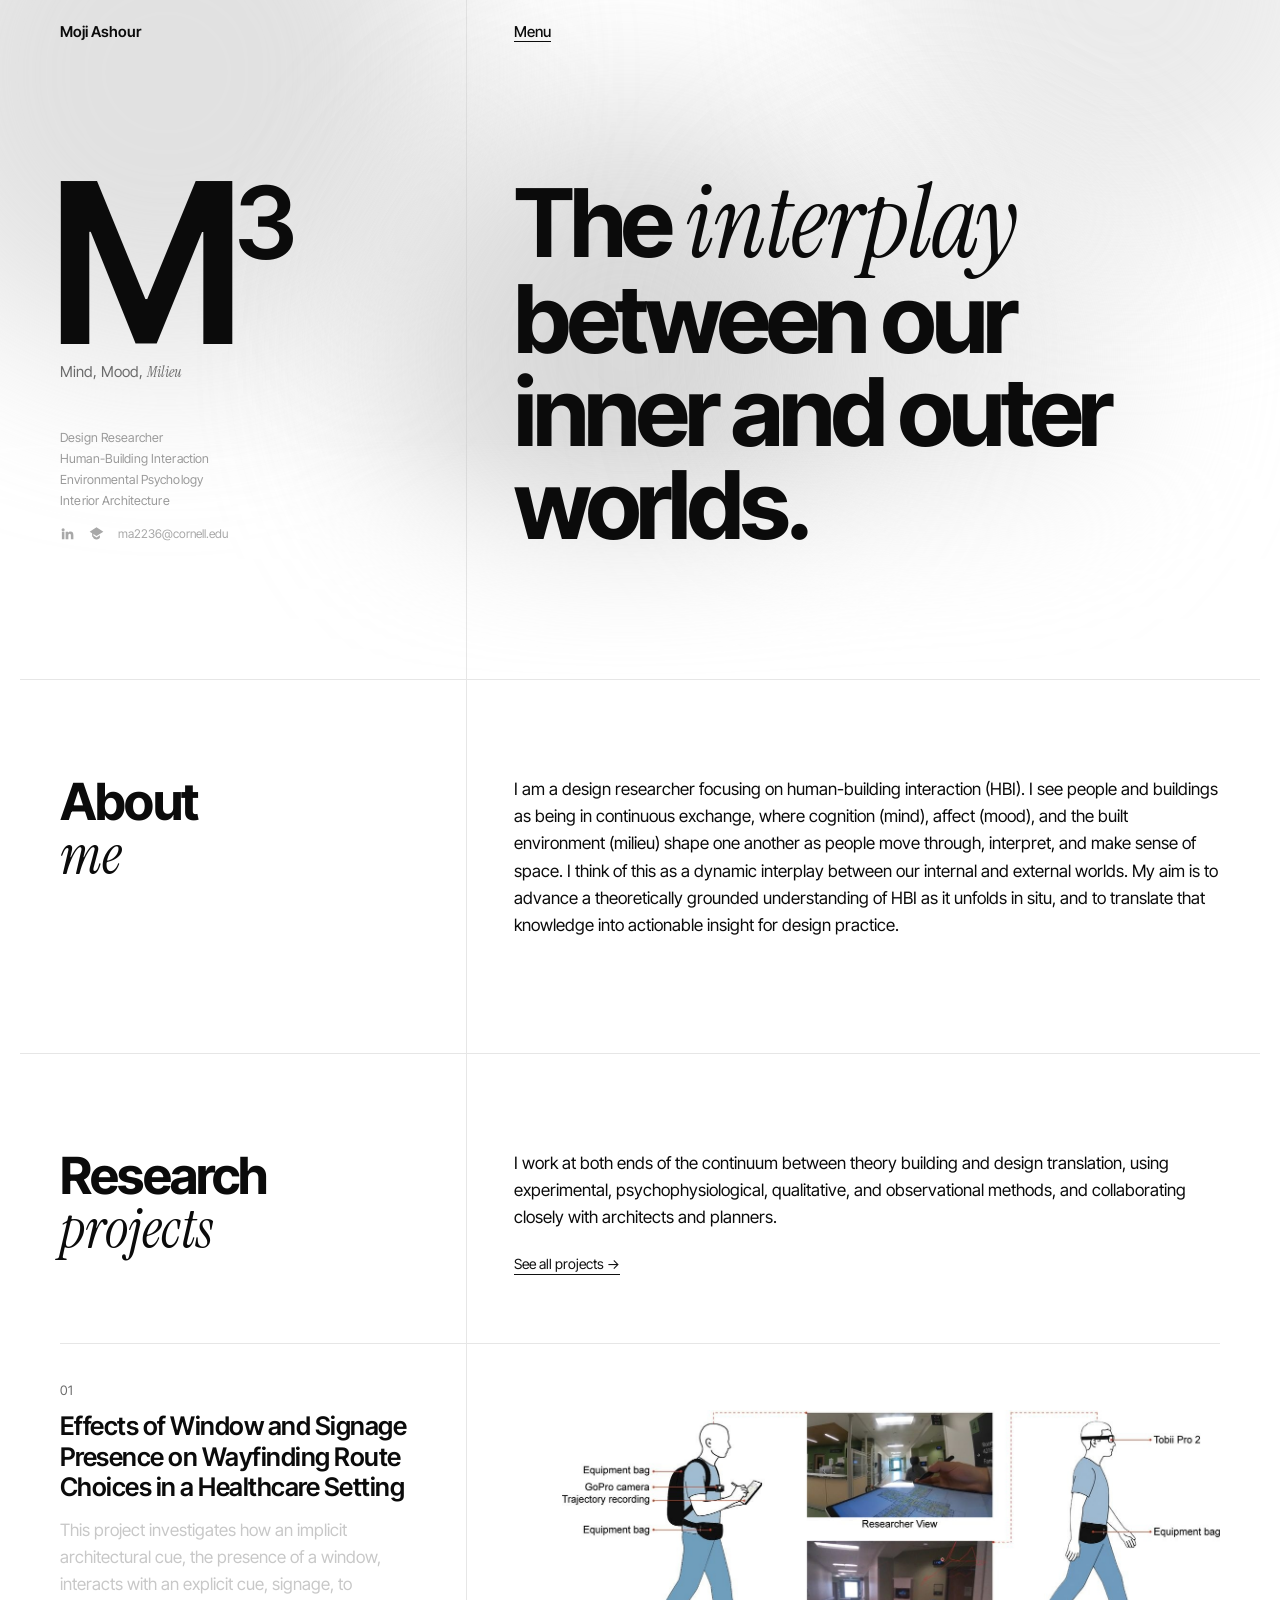
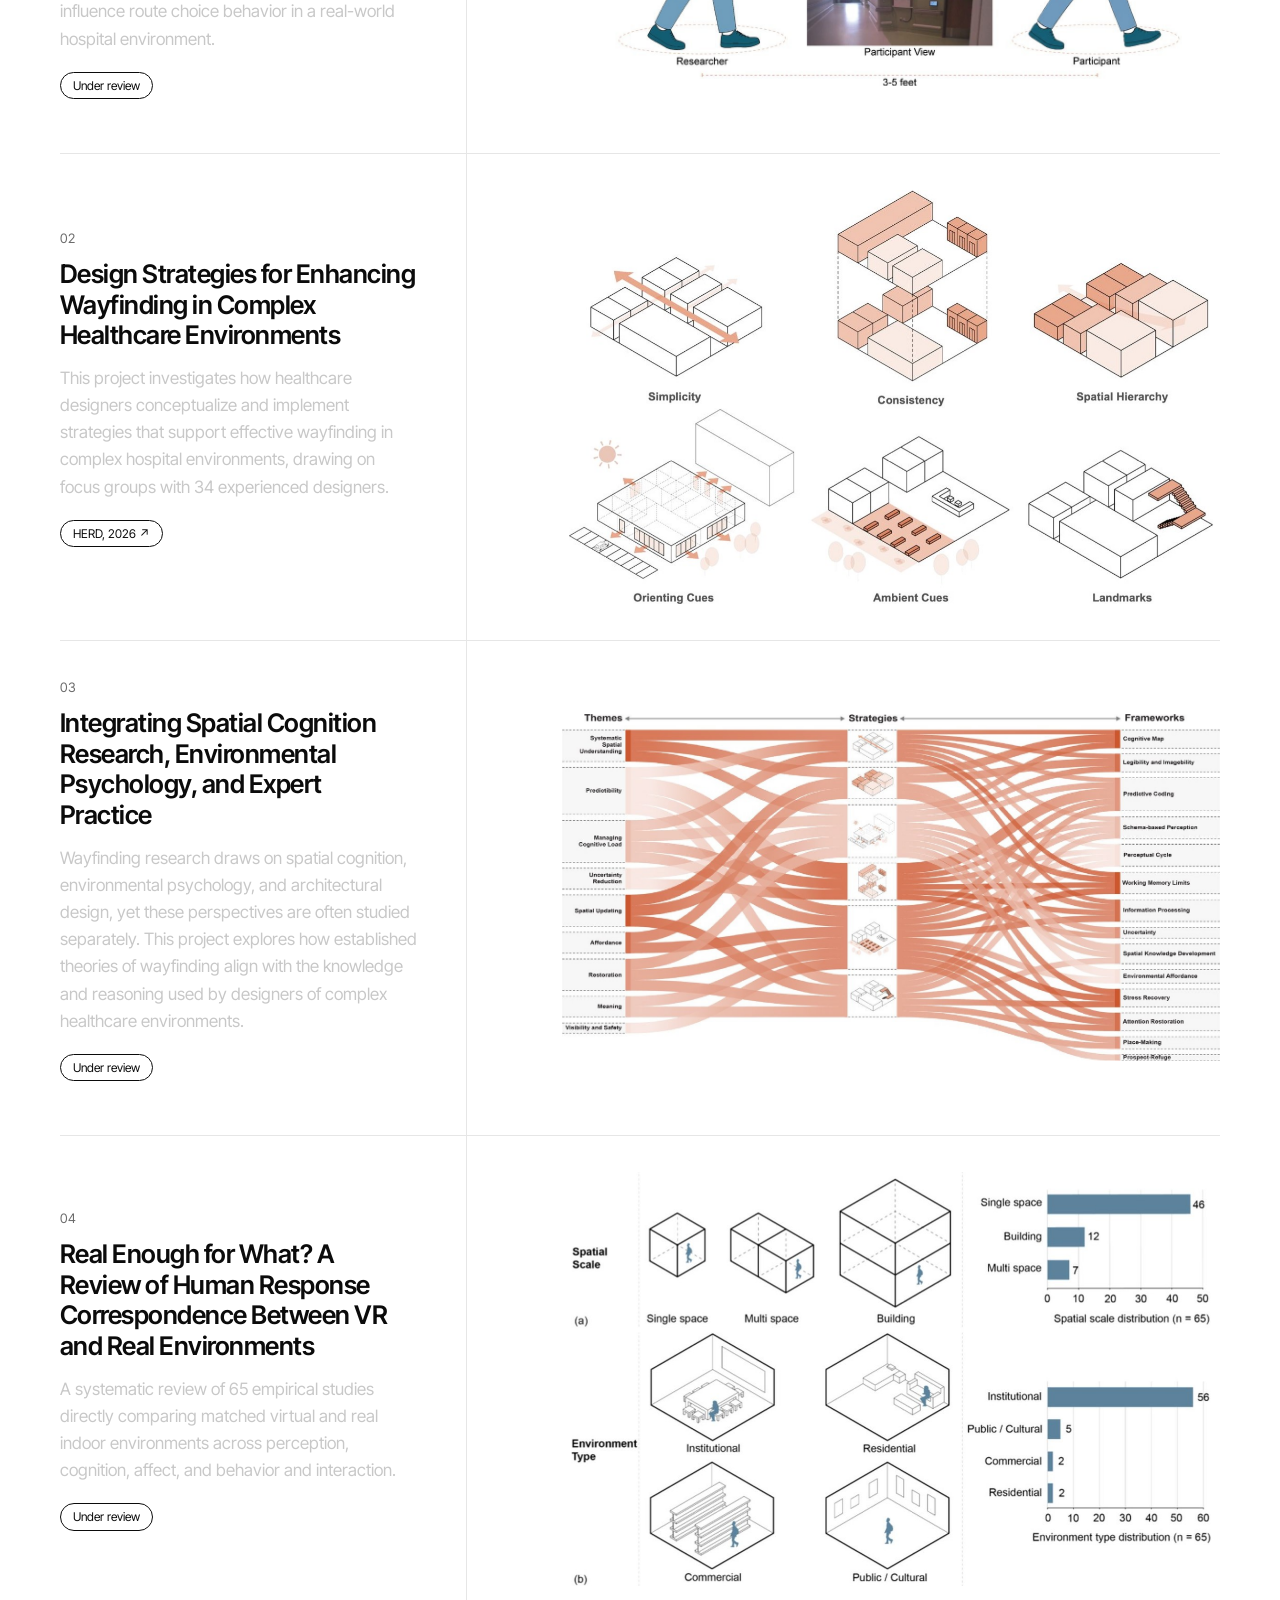
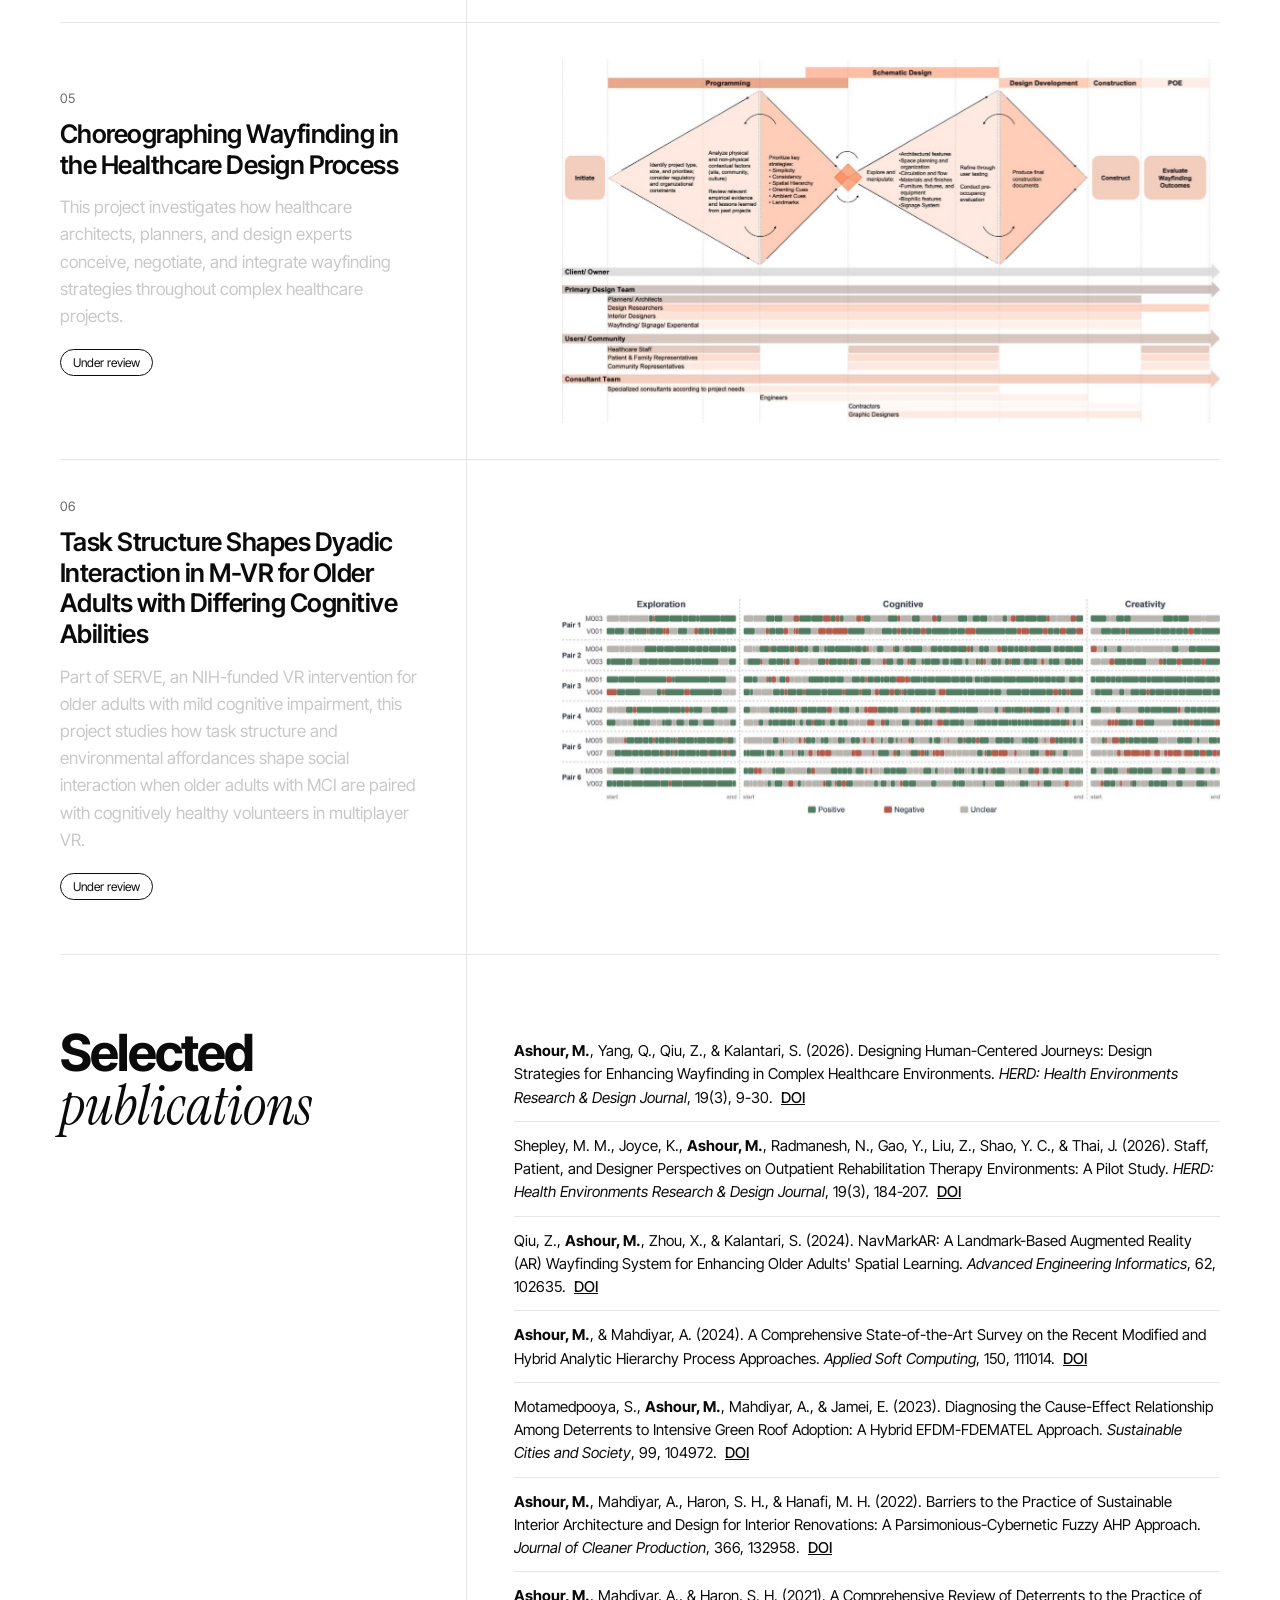
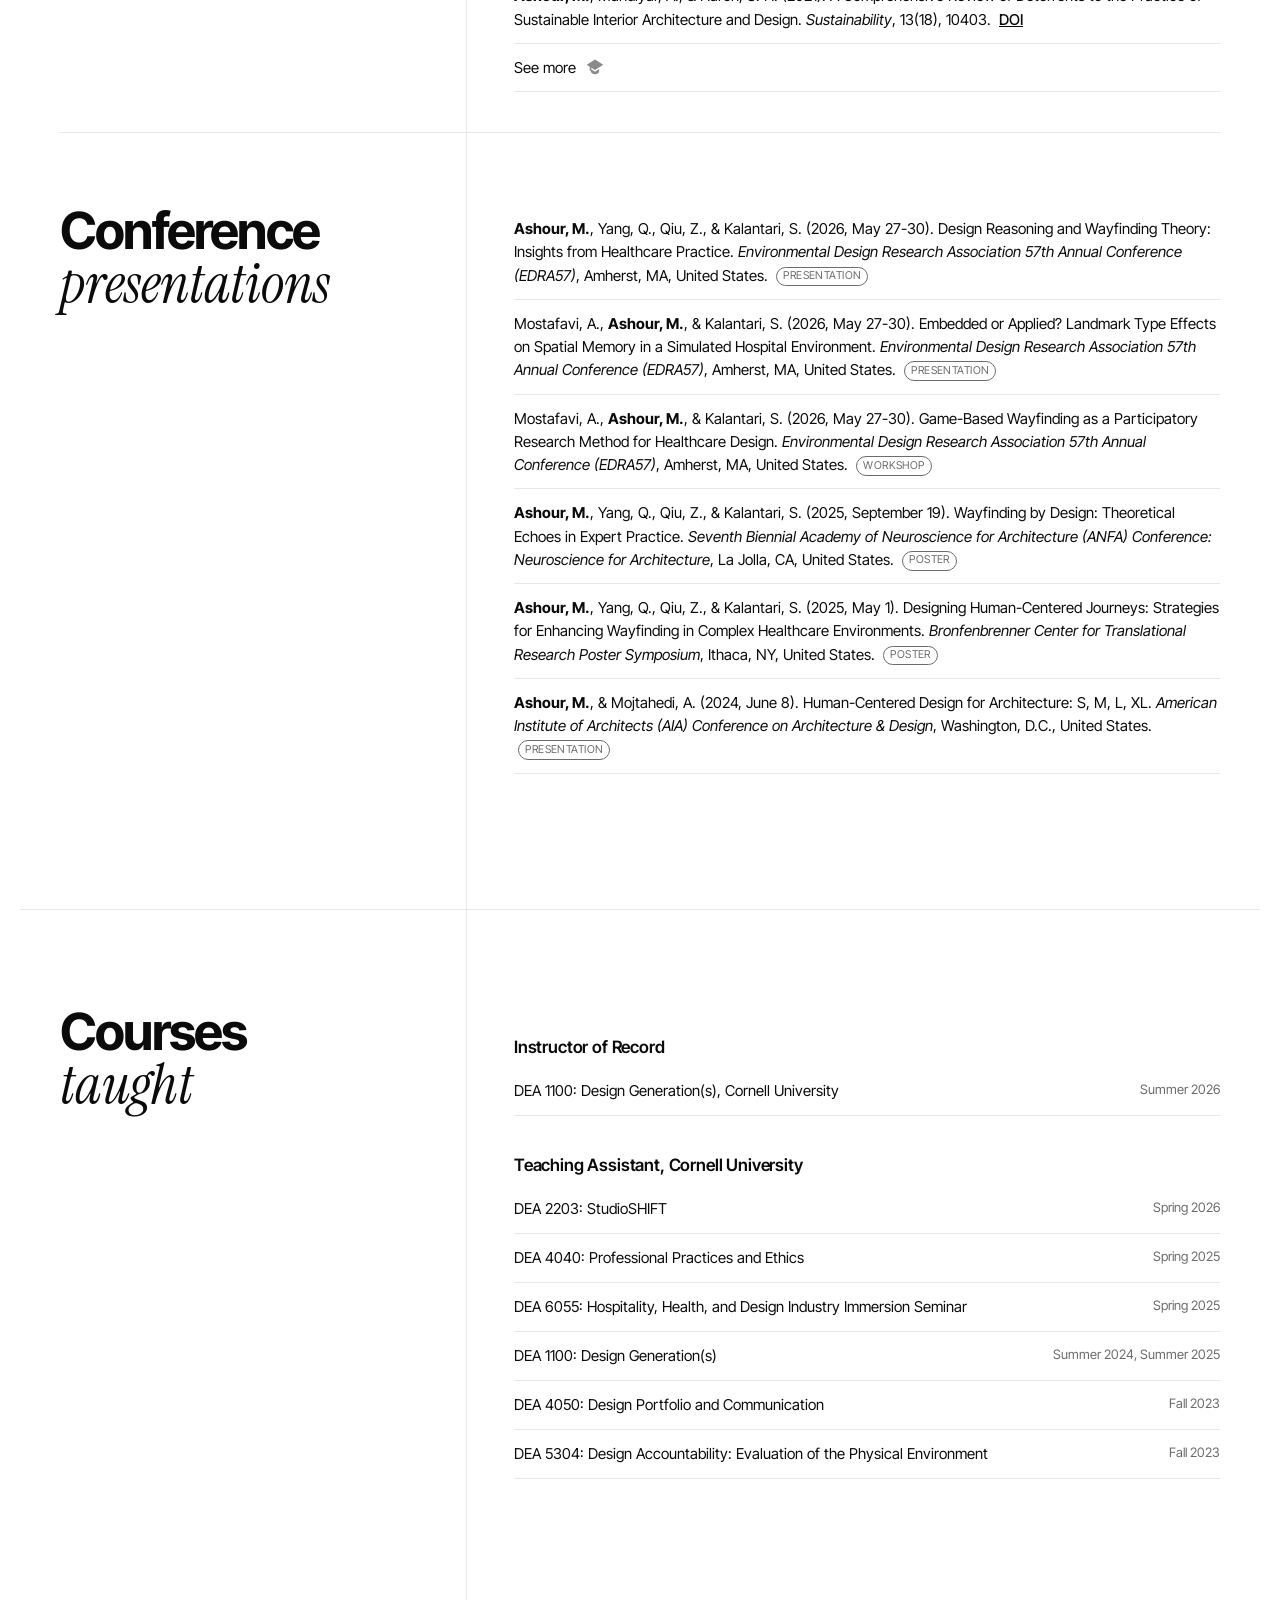
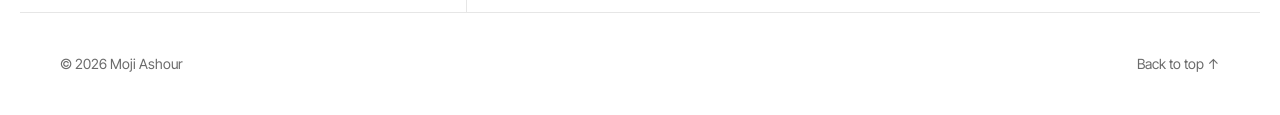
<file: index.html>
<!doctype html><html lang="en"><head><meta charset="utf-8"><meta name="viewport" content="width=device-width,initial-scale=1">
<title>Mojtaba Ashour | Human-Building Interaction</title>
<meta name="description" content="Mojtaba Ashour, design researcher in human-building interaction (HBI). Research on wayfinding and spatial cognition.">
<link rel="preconnect" href="https://fonts.googleapis.com"><link rel="preconnect" href="https://fonts.gstatic.com" crossorigin>
<link href="https://fonts.googleapis.com/css2?family=Inter+Tight:wght@400;500;600;700;800&family=Instrument+Serif:ital@0;1&display=swap" rel="stylesheet">
<link rel="preload" as="image" href="img/about-face.webp" type="image/webp"><link rel="stylesheet" href="style.css?v=21"></head><body>
<header class="nav"><div class="wrap navin"><a class="brand" href="#top">Moji Ashour</a>
<div class="menu" id="menu"><button class="menubtn" aria-expanded="false" aria-controls="menulinks">Menu</button><nav id="menulinks"><a href="#about">About</a><a href="#research">Research</a><a href="#teaching">Teaching</a><a href="participate.html">Participate</a></nav></div></div></header>
<main id="top" class="page">
<section class="hero wrap split"><div class="aura" aria-hidden="true"><i></i><i></i><i></i><i></i></div><div class="meta side"><div class="lab"><span class="m3">M<sup>3</sup></span><span class="mmm">Mind, Mood, <em>Milieu</em></span></div><div class="kw"><p>Design Researcher</p><p>Human-Building Interaction</p><p>Environmental Psychology</p><p>Interior Architecture</p><div class="social"><a href="https://www.linkedin.com/in/mojtaba-ashour/" target="_blank" rel="noopener" aria-label="LinkedIn"><svg viewBox="0 0 24 24" width="18" height="18" fill="currentColor" aria-hidden="true"><path d="M4.98 3.5a2.5 2.5 0 1 1 0 5 2.5 2.5 0 0 1 0-5zM3 9h4v12H3zM9 9h3.8v1.7h.05c.53-1 1.83-2.05 3.77-2.05 4.03 0 4.78 2.65 4.78 6.1V21h-4v-5.6c0-1.34-.03-3.06-1.86-3.06-1.87 0-2.15 1.46-2.15 2.96V21H9z"/></svg></a><a href="https://scholar.google.com/citations?user=pp-VIW0AAAAJ&amp;hl=en" target="_blank" rel="noopener" aria-label="Google Scholar"><svg viewBox="0 0 24 24" width="18" height="18" fill="currentColor" aria-hidden="true"><path d="M12 2 1 9l4 2.6V17h2v-4.1L12 16l11-7zM6.5 14.8V18c0 1.9 2.5 3.5 5.5 3.5s5.5-1.6 5.5-3.5v-3.2L12 18.3z"/></svg></a><a class="mail" href="mailto:ma2236@cornell.edu">ma2236@cornell.edu</a></div></div></div>
<h1>The <em>interplay</em> between our inner and outer worlds.</h1></section>
<section id="about" class="wrap sec split fade"><div class="side"><h2>About <em>me</em></h2></div><div class="body">
<p>I am a design researcher focusing on human-building interaction (HBI). I see people and buildings as being in continuous exchange, where cognition (mind), affect (mood), and the built environment (milieu) shape one another as people move through, interpret, and make sense of space. I think of this as a dynamic interplay between our internal and external worlds. My aim is to advance a theoretically grounded understanding of HBI as it unfolds in situ, and to translate that knowledge into actionable insight for design practice.</p>

</div></section>
<section id="research" class="wrap sec"><div class="split fade"><div class="side"><h2>Research <em>projects</em></h2></div><div class="body">
<p>I work at both ends of the continuum between theory building and design translation, using experimental, psychophysiological, qualitative, and observational methods, and collaborating closely with architects and planners.</p><p class="seeall"><a href="projects/window-signage.html" target="_blank" rel="noopener">See all projects <span aria-hidden="true">&rarr;</span></a></p></div></div>
<div class="rows">
<article class="row split"><div class="rowtext fade"><span class="num">01</span><h3><a class="tlink" href="projects/window-signage.html" target="_blank" rel="noopener">Effects of Window and Signage Presence on Wayfinding Route Choices in a Healthcare Setting</a></h3><p>This project investigates how an implicit architectural cue, the presence of a window, interacts with an explicit cue, signage, to influence route choice behavior in a real-world hospital environment.</p><span class="tag">Under review</span></div><figure><a class="vlink" href="projects/window-signage.html" target="_blank" rel="noopener" aria-label="Open project: Effects of Window and Signage Presence on Wayfinding Route Choices in a Healthcare Setting"><img src="img/research/01-window.jpg" alt="" loading="lazy"></a></figure></article>
<article class="row split"><div class="rowtext fade"><span class="num">02</span><h3><a class="tlink" href="projects/healthcare-wayfinding-strategies.html" target="_blank" rel="noopener">Design Strategies for Enhancing Wayfinding in Complex Healthcare Environments</a></h3><p>This project investigates how healthcare designers conceptualize and implement strategies that support effective wayfinding in complex hospital environments, drawing on focus groups with 34 experienced designers.</p><a class="tag" href="https://doi.org/10.1177/19375867261421977" target="_blank" rel="noopener" aria-label="View paper, HERD, 2026">HERD, 2026 &#8599;</a></div><figure><a class="vlink" href="projects/healthcare-wayfinding-strategies.html" target="_blank" rel="noopener" aria-label="Open project: Design Strategies for Enhancing Wayfinding in Complex Healthcare Environments"><img src="img/research/02-herd-strategies.jpg" alt="" loading="lazy"></a></figure></article>
<article class="row split"><div class="rowtext fade"><span class="num">03</span><h3><a class="tlink" href="projects/wayfinding-by-design.html" target="_blank" rel="noopener">Integrating Spatial Cognition Research, Environmental Psychology, and Expert Practice</a></h3><p>Wayfinding research draws on spatial cognition, environmental psychology, and architectural design, yet these perspectives are often studied separately. This project explores how established theories of wayfinding align with the knowledge and reasoning used by designers of complex healthcare environments.</p><span class="tag">Under review</span></div><figure><a class="vlink" href="projects/wayfinding-by-design.html" target="_blank" rel="noopener" aria-label="Open project: Integrating Spatial Cognition Research, Environmental Psychology, and Expert Practice"><img src="img/research/03-wayfinding-by-design.jpg" alt="" loading="lazy"></a></figure></article>
<article class="row split"><div class="rowtext fade"><span class="num">04</span><h3><a class="tlink" href="projects/real-enough.html" target="_blank" rel="noopener">Real Enough for What? A Review of Human Response Correspondence Between VR and Real Environments</a></h3><p>A systematic review of 65 empirical studies directly comparing matched virtual and real indoor environments across perception, cognition, affect, and behavior and interaction.</p><span class="tag">Under review</span></div><figure><a class="vlink" href="projects/real-enough.html" target="_blank" rel="noopener" aria-label="Open project: Real Enough for What? A Review of Human Response Correspondence Between VR and Real Environments"><img src="img/research/04-real-enough.jpg" alt="" loading="lazy"></a></figure></article>
<article class="row split"><div class="rowtext fade"><span class="num">05</span><h3><a class="tlink" href="projects/choreographing-wayfinding.html" target="_blank" rel="noopener">Choreographing Wayfinding in the Healthcare Design Process</a></h3><p>This project investigates how healthcare architects, planners, and design experts conceive, negotiate, and integrate wayfinding strategies throughout complex healthcare projects.</p><span class="tag">Under review</span></div><figure><a class="vlink" href="projects/choreographing-wayfinding.html" target="_blank" rel="noopener" aria-label="Open project: Choreographing Wayfinding in the Healthcare Design Process"><img src="img/research/05-choreographing.jpg" alt="" loading="lazy"></a></figure></article>
<article class="row split"><div class="rowtext fade"><span class="num">06</span><h3><a class="tlink" href="projects/serve-dyadic-vr.html" target="_blank" rel="noopener">Task Structure Shapes Dyadic Interaction in M-VR for Older Adults with Differing Cognitive Abilities</a></h3><p>Part of SERVE, an NIH-funded VR intervention for older adults with mild cognitive impairment, this project studies how task structure and environmental affordances shape social interaction when older adults with MCI are paired with cognitively healthy volunteers in multiplayer VR.</p><span class="tag">Under review</span></div><figure><a class="vlink" href="projects/serve-dyadic-vr.html" target="_blank" rel="noopener" aria-label="Open project: Task Structure Shapes Dyadic Interaction in M-VR for Older Adults with Differing Cognitive Abilities"><img src="img/research/06-serve.jpg" alt="" loading="lazy"></a></figure></article>
</div>
<div class="split allpubs fade"><div class="side"><h2>Selected <em>publications</em></h2></div><div class="body">
<ol class="pubs">
<li><strong>Ashour, M.</strong>, Yang, Q., Qiu, Z., &amp; Kalantari, S. (2026). Designing Human-Centered Journeys: Design Strategies for Enhancing Wayfinding in Complex Healthcare Environments. <em>HERD: Health Environments Research &amp; Design Journal</em>, 19(3), 9-30. <a href="https://doi.org/10.1177/19375867261421977" target="_blank" rel="noopener">DOI</a></li>
<li>Shepley, M. M., Joyce, K., <strong>Ashour, M.</strong>, Radmanesh, N., Gao, Y., Liu, Z., Shao, Y. C., &amp; Thai, J. (2026). Staff, Patient, and Designer Perspectives on Outpatient Rehabilitation Therapy Environments: A Pilot Study. <em>HERD: Health Environments Research &amp; Design Journal</em>, 19(3), 184-207. <a href="https://doi.org/10.1177/19375867241304029" target="_blank" rel="noopener">DOI</a></li>
<li>Qiu, Z., <strong>Ashour, M.</strong>, Zhou, X., &amp; Kalantari, S. (2024). NavMarkAR: A Landmark-Based Augmented Reality (AR) Wayfinding System for Enhancing Older Adults' Spatial Learning. <em>Advanced Engineering Informatics</em>, 62, 102635. <a href="https://doi.org/10.1016/j.aei.2024.102635" target="_blank" rel="noopener">DOI</a></li>
<li><strong>Ashour, M.</strong>, &amp; Mahdiyar, A. (2024). A Comprehensive State-of-the-Art Survey on the Recent Modified and Hybrid Analytic Hierarchy Process Approaches. <em>Applied Soft Computing</em>, 150, 111014. <a href="https://doi.org/10.1016/j.asoc.2023.111014" target="_blank" rel="noopener">DOI</a></li>
<li>Motamedpooya, S., <strong>Ashour, M.</strong>, Mahdiyar, A., &amp; Jamei, E. (2023). Diagnosing the Cause-Effect Relationship Among Deterrents to Intensive Green Roof Adoption: A Hybrid EFDM-FDEMATEL Approach. <em>Sustainable Cities and Society</em>, 99, 104972. <a href="https://doi.org/10.1016/j.scs.2023.104972" target="_blank" rel="noopener">DOI</a></li>
<li><strong>Ashour, M.</strong>, Mahdiyar, A., Haron, S. H., &amp; Hanafi, M. H. (2022). Barriers to the Practice of Sustainable Interior Architecture and Design for Interior Renovations: A Parsimonious-Cybernetic Fuzzy AHP Approach. <em>Journal of Cleaner Production</em>, 366, 132958. <a href="https://doi.org/10.1016/j.jclepro.2022.132958" target="_blank" rel="noopener">DOI</a></li>
<li><strong>Ashour, M.</strong>, Mahdiyar, A., &amp; Haron, S. H. (2021). A Comprehensive Review of Deterrents to the Practice of Sustainable Interior Architecture and Design. <em>Sustainability</em>, 13(18), 10403. <a href="https://doi.org/10.3390/su131810403" target="_blank" rel="noopener">DOI</a></li>
<li class="more">See more <a class="gs" href="https://scholar.google.com/citations?user=pp-VIW0AAAAJ&amp;hl=en" target="_blank" rel="noopener" aria-label="Google Scholar"><svg viewBox="0 0 24 24" width="18" height="18" fill="currentColor" aria-hidden="true"><path d="M12 2 1 9l4 2.6V17h2v-4.1L12 16l11-7zM6.5 14.8V18c0 1.9 2.5 3.5 5.5 3.5s5.5-1.6 5.5-3.5v-3.2L12 18.3z"/></svg></a></li>
</ol></div></div>
<div class="split allpubs fade"><div class="side"><h2>Conference <em>presentations</em></h2></div><div class="body">
<ol class="pubs">
<li><strong>Ashour, M.</strong>, Yang, Q., Qiu, Z., &amp; Kalantari, S. (2026, May 27-30). Design Reasoning and Wayfinding Theory: Insights from Healthcare Practice. <em>Environmental Design Research Association 57th Annual Conference (EDRA57)</em>, Amherst, MA, United States. <span class="ptag">Presentation</span></li>
<li>Mostafavi, A., <strong>Ashour, M.</strong>, &amp; Kalantari, S. (2026, May 27-30). Embedded or Applied? Landmark Type Effects on Spatial Memory in a Simulated Hospital Environment. <em>Environmental Design Research Association 57th Annual Conference (EDRA57)</em>, Amherst, MA, United States. <span class="ptag">Presentation</span></li>
<li>Mostafavi, A., <strong>Ashour, M.</strong>, &amp; Kalantari, S. (2026, May 27-30). Game-Based Wayfinding as a Participatory Research Method for Healthcare Design. <em>Environmental Design Research Association 57th Annual Conference (EDRA57)</em>, Amherst, MA, United States. <span class="ptag">Workshop</span></li>
<li><strong>Ashour, M.</strong>, Yang, Q., Qiu, Z., &amp; Kalantari, S. (2025, September 19). Wayfinding by Design: Theoretical Echoes in Expert Practice. <em>Seventh Biennial Academy of Neuroscience for Architecture (ANFA) Conference: Neuroscience for Architecture</em>, La Jolla, CA, United States. <span class="ptag">Poster</span></li>
<li><strong>Ashour, M.</strong>, Yang, Q., Qiu, Z., &amp; Kalantari, S. (2025, May 1). Designing Human-Centered Journeys: Strategies for Enhancing Wayfinding in Complex Healthcare Environments. <em>Bronfenbrenner Center for Translational Research Poster Symposium</em>, Ithaca, NY, United States. <span class="ptag">Poster</span></li>
<li><strong>Ashour, M.</strong>, &amp; Mojtahedi, A. (2024, June 8). Human-Centered Design for Architecture: S, M, L, XL. <em>American Institute of Architects (AIA) Conference on Architecture &amp; Design</em>, Washington, D.C., United States. <span class="ptag">Presentation</span></li>
</ol></div></div></section>
<section id="teaching" class="wrap sec split fade"><div class="side"><h2>Courses <em>taught</em></h2></div><div class="body">
<h4>Instructor of Record</h4><ul class="courses">
<li><span>DEA 1100: Design Generation(s), Cornell University</span><em>Summer 2026</em></li></ul>
<h4>Teaching Assistant, Cornell University</h4><ul class="courses">
<li><span>DEA 2203: StudioSHIFT</span><em>Spring 2026</em></li>
<li><span>DEA 4040: Professional Practices and Ethics</span><em>Spring 2025</em></li>
<li><span>DEA 6055: Hospitality, Health, and Design Industry Immersion Seminar</span><em>Spring 2025</em></li>
<li><span>DEA 1100: Design Generation(s)</span><em>Summer 2024, Summer 2025</em></li>
<li><span>DEA 4050: Design Portfolio and Communication</span><em>Fall 2023</em></li>
<li><span>DEA 5304: Design Accountability: Evaluation of the Physical Environment</span><em>Fall 2023</em></li></ul>
</div></section>
</main><footer class="wrap foot"><span>&copy; 2026 Moji Ashour</span><a href="#top">Back to top &#8593;</a></footer>
<script>(function(){var d=document.documentElement,m=document.getElementById('menu'),b=m.querySelector('.menubtn');
b.addEventListener('click',function(e){var o=m.classList.toggle('open');b.setAttribute('aria-expanded',o)});
document.addEventListener('click',function(e){if(!m.contains(e.target)){m.classList.remove('open');b.setAttribute('aria-expanded',false)}});
m.querySelectorAll('nav a').forEach(function(a){a.addEventListener('click',function(){m.classList.remove('open')})});
if(location.search.indexOf('menu')>-1)m.classList.add('open');
if(location.search.indexOf('static')>-1||matchMedia('(prefers-reduced-motion: reduce)').matches||!('IntersectionObserver' in window))return;
d.classList.add('js');var o=new IntersectionObserver(function(es){es.forEach(function(e){if(e.isIntersecting){e.target.classList.add('in');o.unobserve(e.target)}})},{rootMargin:'0px 0px -12% 0px',threshold:.15});
document.querySelectorAll('.fade').forEach(function(el){o.observe(el)})})();</script>
<script>(function(){var rm=matchMedia('(prefers-reduced-motion: reduce)').matches;
var ps=[].slice.call(document.querySelectorAll('.rowtext p'));
if(!rm){ps.forEach(function(p){p.innerHTML=p.textContent.split(/(\s+)/).map(function(w){return /^\s+$/.test(w)?w:'<span class="w">'+w+'</span>'}).join('');p.classList.add('fill')});
var tk=false;function upd(){tk=false;var vh=innerHeight;ps.forEach(function(p){var r=p.getBoundingClientRect(),s=p.querySelectorAll('.w');var pr=(vh*1.0-r.top)/(vh*0.4);pr=Math.max(0,Math.min(1,pr));var n=Math.round(pr*s.length);for(var i=0;i<s.length;i++)s[i].classList.toggle('on',i<n)})}
function q(){if(!tk){tk=true;requestAnimationFrame(upd)}}addEventListener('scroll',q,{passive:true});addEventListener('resize',q);upd();}
if(!matchMedia('(pointer: fine)').matches)return;document.documentElement.classList.add('cc');
var dot=document.createElement('div'),ring=document.createElement('div');dot.className='cdot';ring.className='cring';ring.innerHTML='<span>View</span>';document.body.append(dot,ring);
var mx=innerWidth/2,my=innerHeight/2,rx=mx,ry=my,seen=false;
addEventListener('mousemove',function(e){mx=e.clientX;my=e.clientY;dot.style.transform='translate('+mx+'px,'+my+'px)';if(!seen){seen=true;rx=mx;ry=my;document.documentElement.classList.add('cshow')}if(rm){rx=mx;ry=my;ring.style.transform='translate('+rx+'px,'+ry+'px)'}});
document.addEventListener('mouseleave',function(){document.documentElement.classList.remove('cshow');seen=false});
if(location.search.indexOf('cview')>-1){mx=rx=600;my=ry=300;document.documentElement.classList.add('cshow');}
if(!rm)(function l(){rx+=(mx-rx)*.18;ry+=(my-ry)*.18;ring.style.transform='translate('+rx+'px,'+ry+'px)';requestAnimationFrame(l)})();
document.querySelectorAll('.row figure img').forEach(function(i){i.addEventListener('mouseenter',function(){ring.classList.add('view')});i.addEventListener('mouseleave',function(){ring.classList.remove('view')})});
if(location.search.indexOf('cview')>-1)ring.classList.add('view');
if(!rm){var fc=document.createElement('i');fc.className='cface';fc.setAttribute('aria-hidden','true');ring.appendChild(fc);var ab=document.getElementById('about');if(ab){ab.addEventListener('mouseenter',function(){ring.classList.add('face')});ab.addEventListener('mouseleave',function(){ring.classList.remove('face')});if(location.search.indexOf('cface')>-1){mx=rx=700;my=ry=innerHeight/2;document.documentElement.classList.add('cshow');ring.classList.add('face')}}}})();</script>
<script>(function(){var n=document.querySelector(".nav");function f(){n.classList.toggle("scrolled",scrollY>40)}addEventListener("scroll",f,{passive:true});f()})()</script></body></html>
</file>
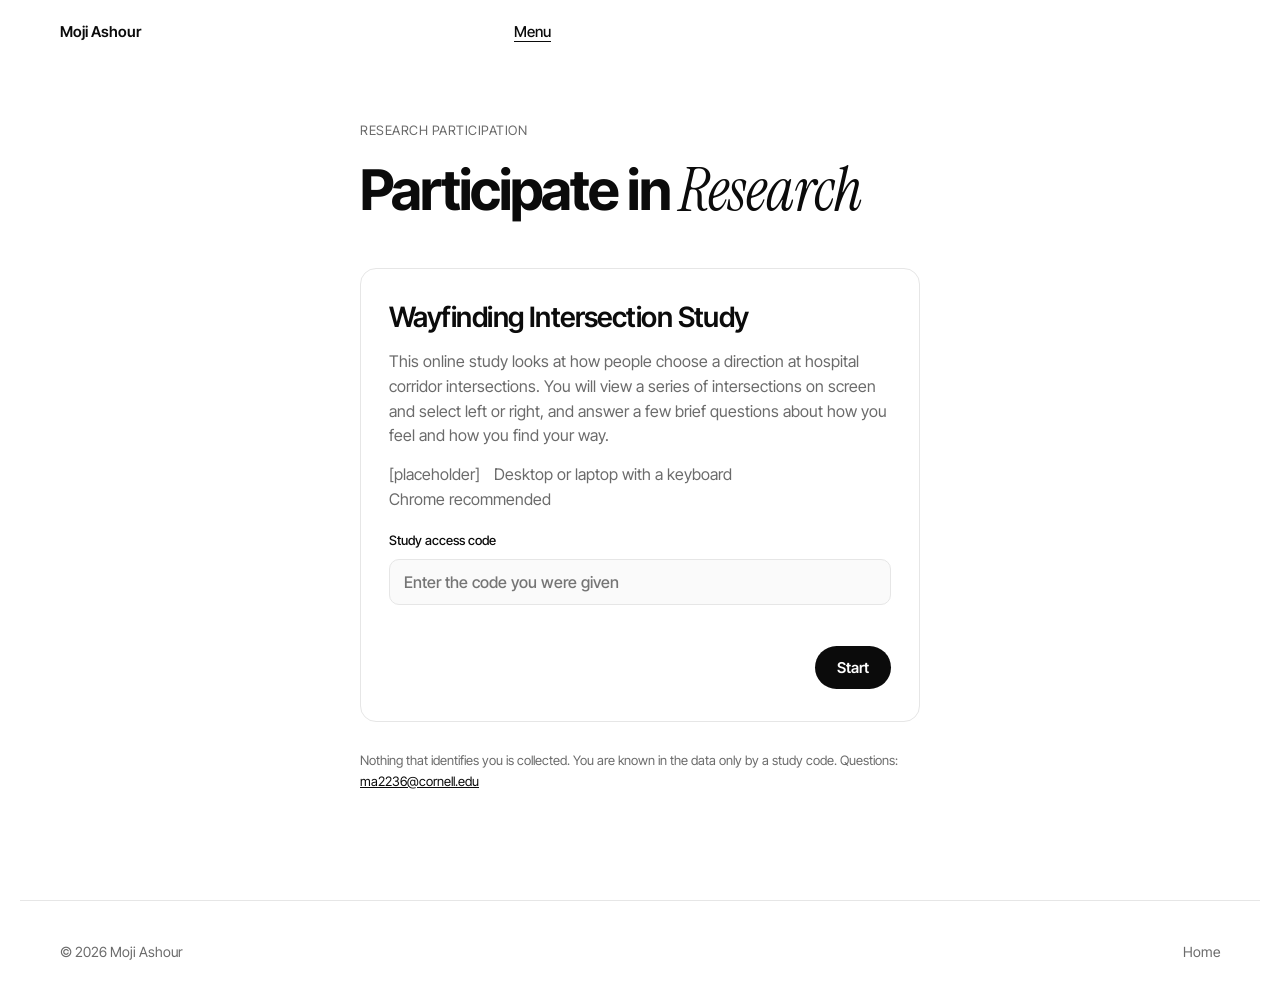
<file: wayfinding-study/index.html>
<!DOCTYPE html>
<html lang="en">
<head>
    <link rel="icon" href="data:," />
  <meta charset="UTF-8" />
  <meta name="viewport" content="width=device-width, initial-scale=1" />
  <title>Wayfinding Study v5.7</title>
  <link rel="stylesheet" href="assets/fonts/fonts.css?v=57" />
  <link rel="stylesheet" href="css/styles.css?v=57" />
</head>
<body>
  <div id="lab-banner" role="status">LAB MODE</div>
  <div id="admin-bar" hidden>
    <span class="admin-pill">DEMO</span>
    <label class="admin-field">Transition
      <select id="admin-trans" aria-label="Transition style">
        <option value="A">A · fade</option>
        <option value="A+">A+ · fade + progress</option>
        <option value="B">B · dash</option>
        <option value="C">C · cut</option>
        <option value="W">W · walk (default)</option>
        <option value="WI">WI — walk + dark iris</option>
      </select>
    </label>
    <label class="admin-field">Decision limit
      <select id="admin-decision-limit" aria-label="Decision time limit">
        <option value="5000">5 s</option>
        <option value="4000">4 s</option>
        <option value="3000">3 s (default)</option>
        <option value="2000">2 s</option>
        <option value="0">Off</option>
      </select>
    </label>
    <label class="admin-field admin-check"><input type="checkbox" id="admin-saves"> Save to Drive</label>
    <label class="admin-field">Jump to
      <select id="admin-jump" aria-label="Jump to phase">
        <option value="">Jump to…</option>
        <option value="practice">Practice</option>
        <option value="dst">DST (math)</option>
        <option value="condition1">Condition 1</option>
        <option value="post_condition">Post-condition</option>
        <option value="condition2">Condition 2</option>
        <option value="exit">Exit</option>
        <option value="results">Results</option>
      </select>
    </label>
    <button type="button" id="admin-skip">Skip</button>
    <button type="button" id="admin-skip-block">Skip block</button>
    <button type="button" id="admin-skip-cond">Skip to end of condition</button>
  </div>
  <div id="file-protocol-warn" class="protocol-warn" hidden role="alert">
    This page was opened as a local file (<code>file://</code>). Panoramas will not load.
    Run <code>python3 tools/server.py</code> in the wayfinding-spa folder and open
    <code>http://localhost:8080/</code> instead.
  </div>

  <header class="app-bar">
    <div class="study-wordmark">Hospital Wayfinding Study</div>
    <h1>Hospital Wayfinding · v5.7</h1>
    <div class="meta" id="header-meta">mode: —</div>
  </header>
  <button type="button" id="btn-withdraw" class="withdraw-link" hidden>Withdraw</button>

  <main>
    <!-- Page host: consent, questionnaires, arithmetic task, other text pages -->
    <section id="screen-page" class="screen active wide" aria-label="Study page">
      <div id="page-host"><p class="hint">Loading…</p></div>
    </section>

    <!-- Instructions -->
    <section id="screen-instructions" class="screen" aria-label="Instructions">
      <p class="kicker">Wayfinding task</p>
      <h2>Instructions</h2>
      <p class="read-note read-first"><strong>Please read all instructions carefully.</strong></p>
      <p class="instr-lead">In this section, you will find your way to a destination inside a hospital. Remember that you can:</p>
      <ol class="instr-list">
        <li>Look around with your mouse.</li>
        <li>
          Choose a direction with your keyboard:
          <div class="key-visual" aria-hidden="true">
            <div class="key-combo"><kbd class="key-cap">←</kbd><span>Left</span></div>
            <div class="key-combo"><kbd class="key-cap">→</kbd><span>Right</span></div>
          </div>
        </li>
        <li>Make your choice (left or right) <strong>as soon as you can</strong>.</li>
        <li id="instr-decision-limit">You <strong>must</strong> choose a direction within <strong>3 seconds</strong>. If you do not, a “Time’s up” message appears and you move on to the next intersection.</li>
        <li>Please stay focused.</li>
        <li>This is a serious data collection effort. Do not close this window or switch to another window during the study.</li>
      </ol>
      <p class="hint protocol-warn" id="preload-status" hidden></p>
      <div class="btn-row">
        <button type="button" id="btn-to-practice" disabled>Loading…</button>
        <button type="button" class="secondary" id="btn-skip-instructions" hidden>Skip</button>
      </div>
    </section>

    <!-- Trial (windowed pano + bottom instruction zone) -->
    <section id="screen-trial" class="screen" aria-label="Trial">
      <div class="trial-layout">
        <div class="trial-chrome">
          <span class="badge" id="trial-badge">Trial</span>
          <span class="badge" id="trial-hint">Drag to look · then press ← or →</span>
        </div>
        <div id="task-header" class="task-header">Hospital Wayfinding Task</div>
        <div id="progress" class="progress" aria-label="Progress">
          <div class="progress-track"><div class="progress-fill" id="progress-fill"></div></div>
          <span class="progress-label" id="progress-label">0%</span>
        </div>

        <div id="pano-frame" class="pano-frame">
          <div id="pano-wrap">
            <div id="pano"></div>
            <div id="loading-overlay" class="loading-overlay">Loading scene…</div>
            <div id="transition-overlay" aria-hidden="true"></div>
            <div id="vignette-overlay" aria-hidden="true"></div>
            <div id="iris-overlay" aria-hidden="true"></div>
            <div id="decision-timer" class="decision-timer" hidden aria-hidden="true">
              <div class="decision-timer-track"><div class="decision-timer-fill" id="decision-timer-fill"></div></div>
              <span class="decision-timer-num" id="decision-timer-num" aria-hidden="true">3</span>
            </div>
            <div id="times-up" class="times-up" hidden aria-live="polite" aria-hidden="true"><span>Time’s up</span></div>
            <div id="response-ack" class="response-ack" hidden aria-live="polite"><span id="response-ack-text"></span></div>
            <div id="intersection-label" class="intersection-label" hidden></div>
            <div id="probe-placeholder" class="probe-placeholder" hidden aria-hidden="true">
              <span id="placeholder-text" class="placeholder-text">Recall probe</span>
              <span id="placeholder-sub" class="placeholder-sub"></span>
              <button type="button" class="intro-btn" id="btn-intro-continue">Continue</button>
            </div>
          </div>
        </div>

        <div id="instruction-zone" class="instruction-zone" aria-live="polite">
          <!-- Decision mode -->
          <div id="decision-panel" class="response-panel">
            <p class="prompt-large" id="decision-prompt">Press ← or → to choose your direction.</p>
            <p class="bottom-line" id="decision-sub">You can look around with the mouse, and press ← or → to make a decision to turn.</p>
            <div class="choice-row">
              <button type="button" class="choice-btn" id="btn-left" disabled>←</button>
              <button type="button" class="choice-btn" id="btn-right" disabled>→</button>
            </div>
            <p class="key-hint" id="decision-key-hint">Waiting… look around first</p>
          </div>

          <!-- Block intro (new destination) -->
          <div id="intro-panel" class="response-panel" hidden>
            <p class="prompt-large" id="intro-prompt">Your destination</p>
            <p class="prompt-sub" id="intro-sub"></p>
          </div>

          <!-- Recall probe mode -->
          <div id="probe-panel" class="response-panel" hidden>
            <p class="bottom-line" id="probe-bottom">Press ← or → to answer.</p>
            <p class="prompt-large visually-hidden" id="probe-prompt">Which way did you turn 3 intersections ago?</p>
            <div class="choice-row">
              <button type="button" class="choice-btn" id="btn-probe-left" disabled>←</button>
              <button type="button" class="choice-btn" id="btn-probe-right" disabled>→</button>
            </div>
            <p class="key-hint" id="probe-key-hint">Waiting…</p>
          </div>
        </div>
      </div>
    </section>

    <!-- End: participant results / debrief, plus experimenter tools when in lab or debug -->
    <section id="screen-end" class="screen participant-end" aria-label="Session complete">
      <div id="end-participant">
        <!-- loading screen -> compact results -> Continue -> final saved page -->
        <div id="end-loading-view" class="end-view" hidden>
          <div class="end-spinner" role="status" aria-label="Loading"></div>
          <h2>Loading your <em>results</em>…</h2>
          <p>Please wait a moment and keep this window open.</p>
        </div>
        <div id="end-results-view" class="end-view" hidden>
          <p class="kicker">Your results</p>
          <h2>Your <em>results</em></h2>
          <p class="end-lead">A summary of your wayfinding performance. These numbers are from your own responses only. Timeouts count as incorrect direction choices.</p>
          <div id="end-results"></div>
          <p class="results-photo"><strong>Feel free to take a screenshot or a photo of your results!</strong></p>
          <div class="btn-row"><button type="button" id="btn-end-continue">Continue</button></div>
        </div>
        <div id="end-final-view" class="end-view" hidden>
          <h2 id="end-final-title">Session <em>complete</em></h2>
          <p id="end-thanks">Thank you.</p>
          <p id="end-save-status" class="save-status"></p>
          <div class="btn-row" id="end-fallback-row" hidden>
            <button type="button" id="btn-fallback-download">Download your data</button>
          </div>
        </div>
      </div>
      <div id="end-experimenter" hidden>
        <h3>Experimenter</h3>
        <p class="hint">These download buttons and the log preview are shown only in lab mode or <code>?debug=1</code>. They are hidden from online participants. Data are also kept in this browser's local storage, and saved to <code>data/</code> when run with <code>tools/server.py</code> or a configured backend.</p>
        <div class="summary" id="end-summary"></div>
        <div class="btn-row">
          <button type="button" id="btn-download-zip">Download all (zip, with raw/)</button>
          <button type="button" class="secondary" id="btn-download-q">Questionnaires CSV</button>
          <button type="button" class="secondary" id="btn-download-csv">Trials CSV</button>
          <button type="button" class="secondary" id="btn-download-json">Raw session JSON</button>
          <button type="button" class="secondary" id="btn-download-events">Raw events CSV</button>
          <button type="button" class="secondary" id="btn-download-stress">Raw DST items CSV</button>
          <button type="button" class="ghost" id="btn-restart">New session</button>
        </div>
        <label class="hint" for="log-preview" style="display:block;margin-top:1.25rem;">Session log preview</label>
        <textarea id="log-preview" readonly spellcheck="false"></textarea>
      </div>
    </section>
  </main>

  <script src="js/stimuli.js?v=57"></script>
  <script src="js/instruments.js?v=57"></script>
  <script src="js/survey.js?v=57"></script>
  <script src="js/stress.js?v=57"></script>
  <script src="js/consent_copy.js?v=57"></script>
  <script src="js/export.js?v=57"></script>
  <script src="js/backend.js?v=57"></script>
  <script type="module" src="js/pano3d.js?v=57"></script>
  <script src="js/app.js?v=57"></script>
</body>
</html>
</file>
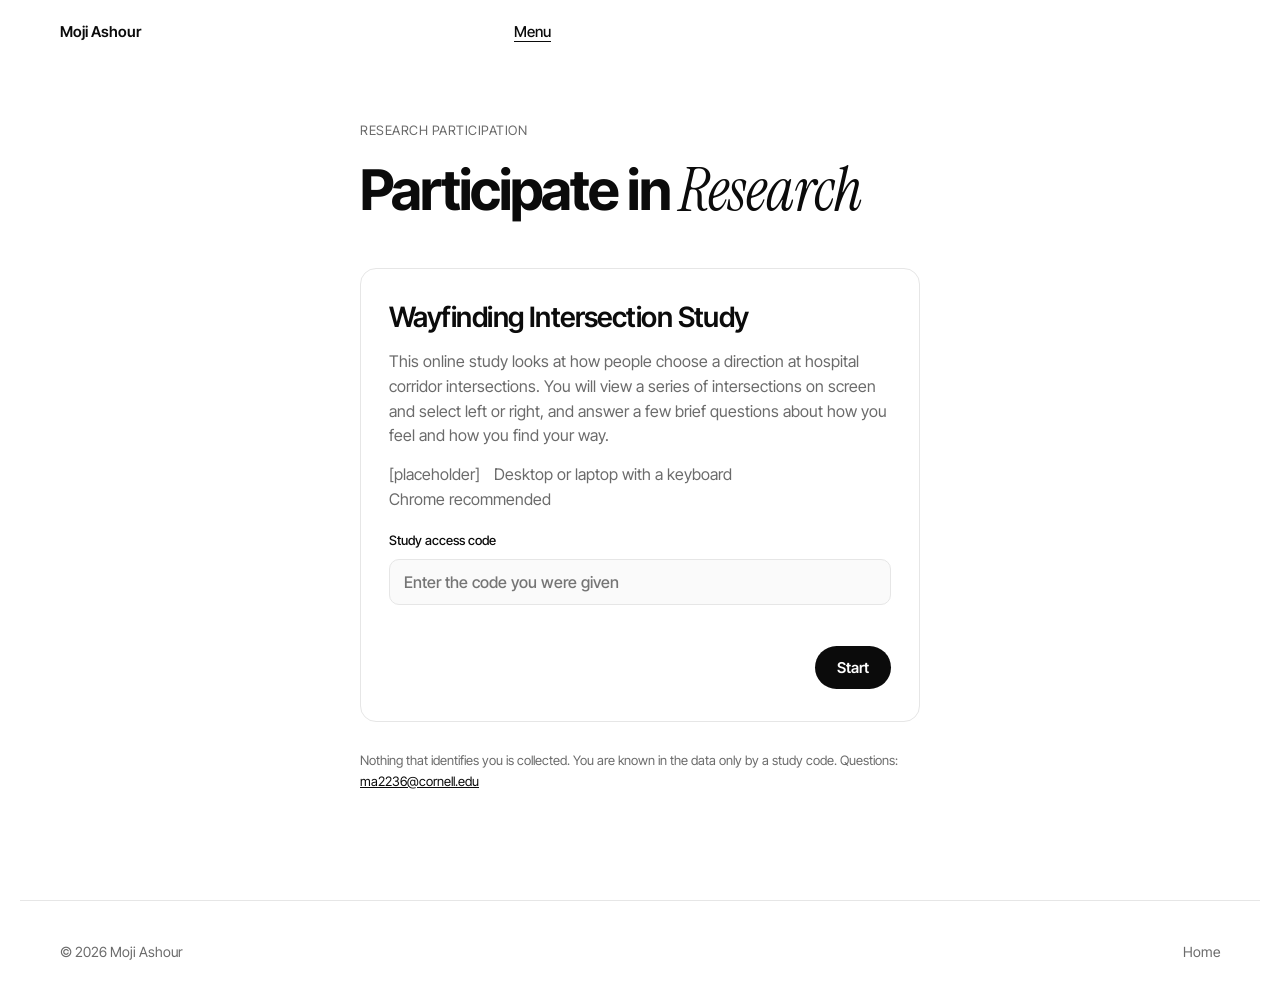
<file: participate.html>
<!doctype html>
<html lang="en">
<head>
  <meta charset="utf-8">
  <meta name="viewport" content="width=device-width,initial-scale=1">
  <title>Participate in Research | Moji Ashour</title>
  <meta name="robots" content="noindex,nofollow">
  <meta name="description" content="Participate in a research study on wayfinding in healthcare environments.">
  <link rel="stylesheet" href="wayfinding-study/assets/fonts/fonts.css">
  <link rel="stylesheet" href="style.css?v=21">
  <style>
    /* Study gate page — matches site palette; self-contained extras only */
    .part-main{min-height:100vh;padding:120px 40px 80px}
    .part-inner{max-width:560px;margin:0 auto}
    .part-kicker{font-size:13px;color:var(--mute);letter-spacing:.04em;text-transform:uppercase;margin-bottom:18px}
    .part-main h1{font-size:clamp(36px,5vw,56px);line-height:1.02;font-weight:700;letter-spacing:-.035em;margin-bottom:48px}
    .part-card{border:1px solid var(--line);border-radius:16px;padding:32px 28px;background:#fff}
    .part-card h2{font-size:clamp(22px,2.4vw,28px);line-height:1.2;font-weight:600;letter-spacing:-.02em;margin-bottom:14px}
    .part-card p{color:var(--mute);font-size:16px;line-height:1.55;margin-bottom:14px}
    .part-meta{font-size:14px;color:var(--mute);margin-bottom:22px}
    .part-meta span{display:inline-block;margin-right:14px}
    .part-field{margin:18px 0 8px}
    .part-field label{display:block;font-size:13px;font-weight:500;margin-bottom:8px}
    .part-field input{width:100%;font:500 16px var(--sans);padding:12px 14px;border:1px solid var(--line);border-radius:10px;background:#fafafa;color:var(--ink)}
    .part-field input:focus{outline:2px solid var(--ink);outline-offset:2px;background:#fff}
    .part-err{color:#a11;font-size:14px;min-height:1.2em;margin:8px 0 14px}
    .part-actions{display:flex;justify-content:flex-end}
    .part-btn{font:600 15px var(--sans);background:var(--ink);color:#fff;border:0;border-radius:999px;padding:12px 22px;cursor:pointer}
    .part-btn:hover{opacity:.9}
    .part-btn:disabled{opacity:.5;cursor:wait}
    .part-note{margin-top:28px;font-size:13px;color:var(--mute)}
    .part-note a{color:var(--ink)}
    @media (max-width:640px){.part-main{padding:100px 20px 60px}.part-card{padding:24px 18px}}
  </style>
</head>
<body>
  <header class="nav"><div class="wrap navin"><a class="brand" href="index.html#top">Moji Ashour</a>
<div class="menu" id="menu"><button class="menubtn" aria-expanded="false" aria-controls="menulinks">Menu</button><nav id="menulinks"><a href="index.html#about">About</a><a href="index.html#research">Research</a><a href="index.html#teaching">Teaching</a><a href="participate.html" aria-current="page">Participate</a></nav></div></div></header>
  <main class="part-main">
    <div class="part-inner">
      <p class="part-kicker">Research participation</p>
      <h1>Participate in <em>Research</em></h1>
      <article class="part-card">
        <h2>Wayfinding Intersection Study</h2>
        <p>This online study looks at how people choose a direction at hospital corridor intersections. You will view a series of intersections on screen and select left or right, and answer a few brief questions about how you feel and how you find your way.</p>
        <p class="part-meta"><span>[placeholder]</span><span>Desktop or laptop with a keyboard</span><span>Chrome recommended</span></p>
        <div class="part-field">
          <label for="study-pw">Study access code</label>
          <input id="study-pw" type="password" autocomplete="off" maxlength="64" placeholder="Enter the code you were given">
        </div>
        <p class="part-err" id="study-err" aria-live="polite"></p>
        <div class="part-actions"><button type="button" class="part-btn" id="study-start">Start</button></div>
      </article>
      <p class="part-note">Nothing that identifies you is collected. You are known in the data only by a study code. Questions: <a href="mailto:ma2236@cornell.edu">ma2236@cornell.edu</a></p>
    </div>
  </main>
  <footer class="wrap foot"><span>&copy; 2026 Moji Ashour</span><a href="/">Home</a></footer>
  <script>
  (function () {
    // Client-side gate only (not a security boundary). Compare SHA-256, never the plaintext.
    var EXPECT = "158a323a7ba44870f23d96f1516dd70aa48e9a72db4ebb026b0a89e212a208ab";
    var EXPECT_ADMIN = "835d6dc88b708bc646d6db82c853ef4182fabbd4a8de59c213f2b5ab3ae7d9be";
    var input = document.getElementById("study-pw");
    var err = document.getElementById("study-err");
    var btn = document.getElementById("study-start");

    function hex(buf) {
      return Array.from(new Uint8Array(buf)).map(function (b) {
        return b.toString(16).padStart(2, "0");
      }).join("");
    }
    function sha256(text) {
      return crypto.subtle.digest("SHA-256", new TextEncoder().encode(text)).then(hex);
    }
    function go() {
      err.textContent = "";
      var pw = (input.value || "").trim();
      if (!pw) { err.textContent = "Please enter the access code."; return; }
      btn.disabled = true;
      sha256(pw).then(function (h) {
        var isAdmin = (h === EXPECT_ADMIN);
        if (!isAdmin && h !== EXPECT) {
          err.textContent = "That code does not match. Please try again.";
          btn.disabled = false;
          return;
        }
        try {
          sessionStorage.setItem("wf_gate_ok", "1");
          if (isAdmin) sessionStorage.setItem("wf_admin", "1");
          else sessionStorage.removeItem("wf_admin");
        } catch (e) {}
        location.href = "/wayfinding-study/?mode=remote";
      }).catch(function () {
        err.textContent = "Could not verify the code in this browser. Please try Chrome.";
        btn.disabled = false;
      });
    }
    btn.addEventListener("click", go);
    input.addEventListener("keydown", function (e) {
      if (e.key === "Enter") { e.preventDefault(); go(); }
    });
  })();
  </script>
  <script>
  (function(){var m=document.getElementById('menu');if(!m)return;var b=m.querySelector('.menubtn');
  b.addEventListener('click',function(){var o=m.classList.toggle('open');b.setAttribute('aria-expanded',o)});
  document.addEventListener('click',function(e){if(!m.contains(e.target)){m.classList.remove('open');b.setAttribute('aria-expanded',false)}});
  m.querySelectorAll('nav a').forEach(function(a){a.addEventListener('click',function(){m.classList.remove('open')})});
  if(location.search.indexOf('menu')>-1)m.classList.add('open');
  })();
  </script>
</body>
</html>
</file>
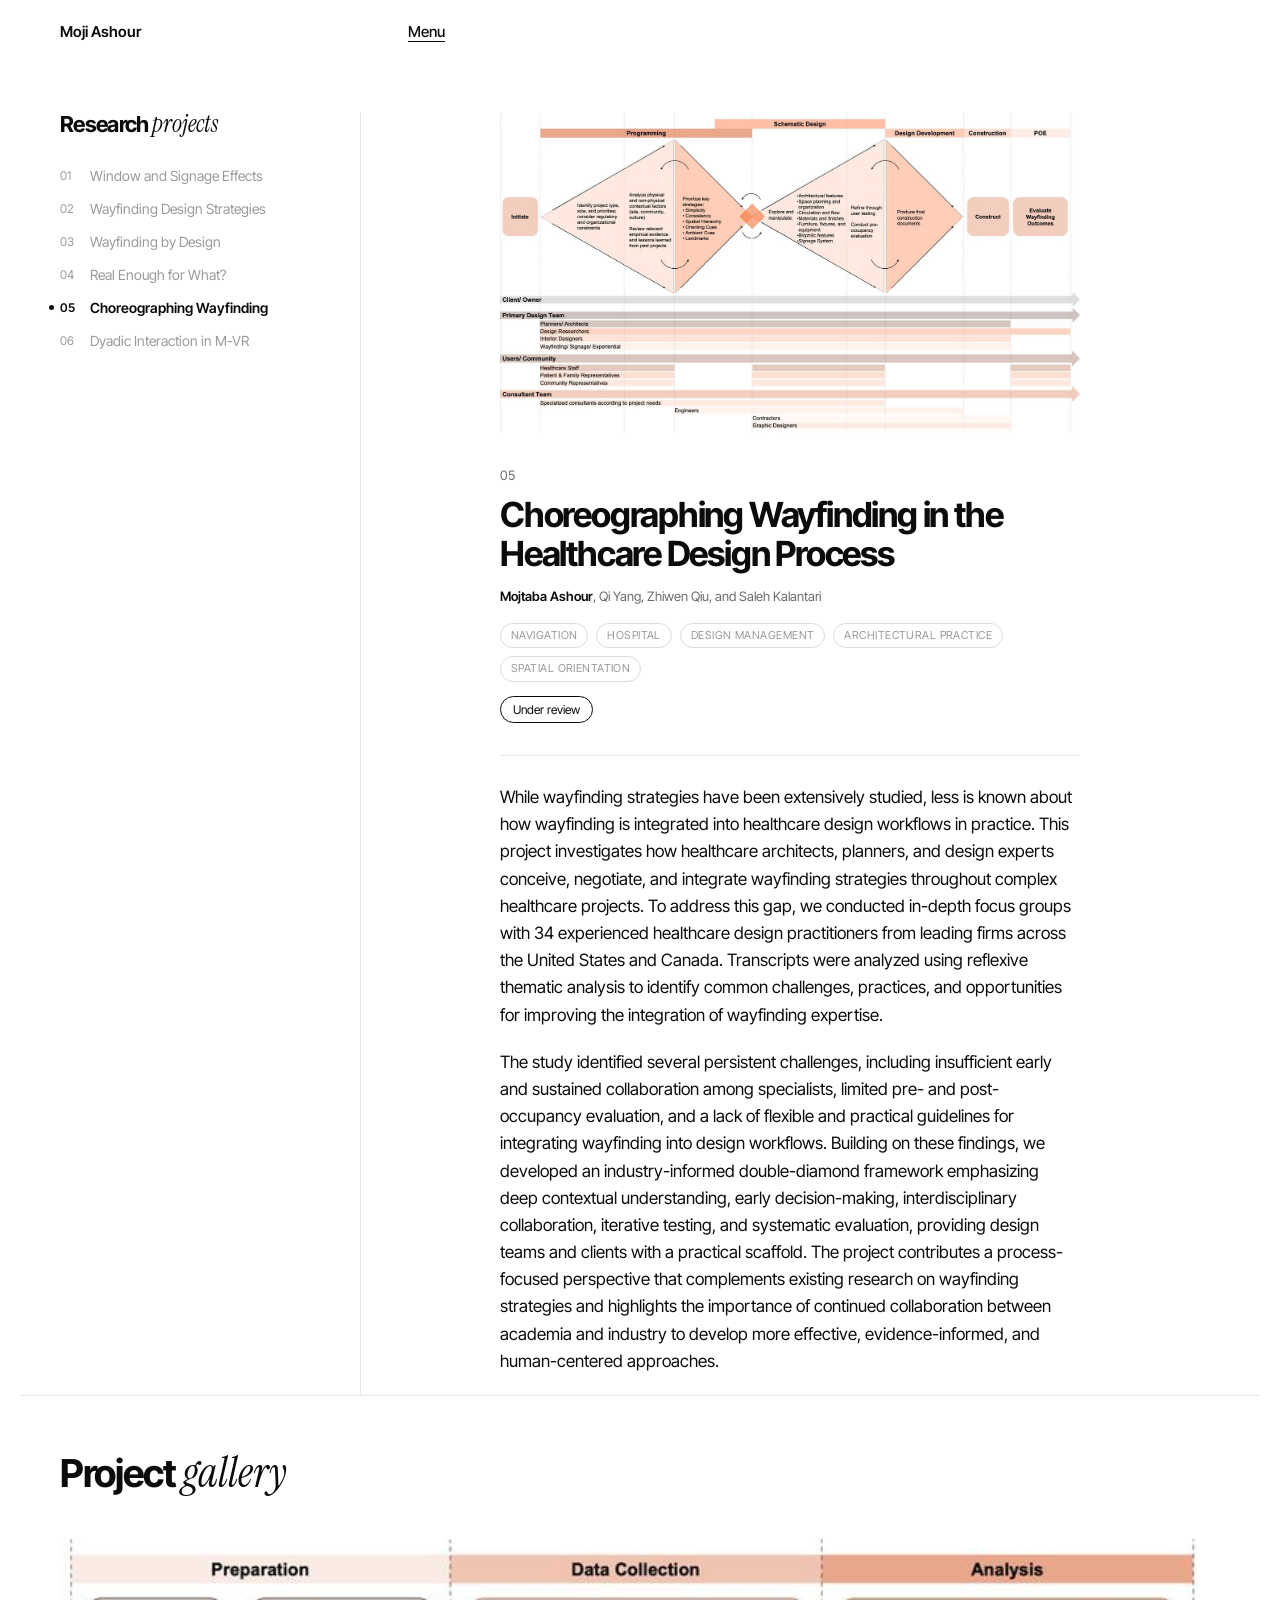
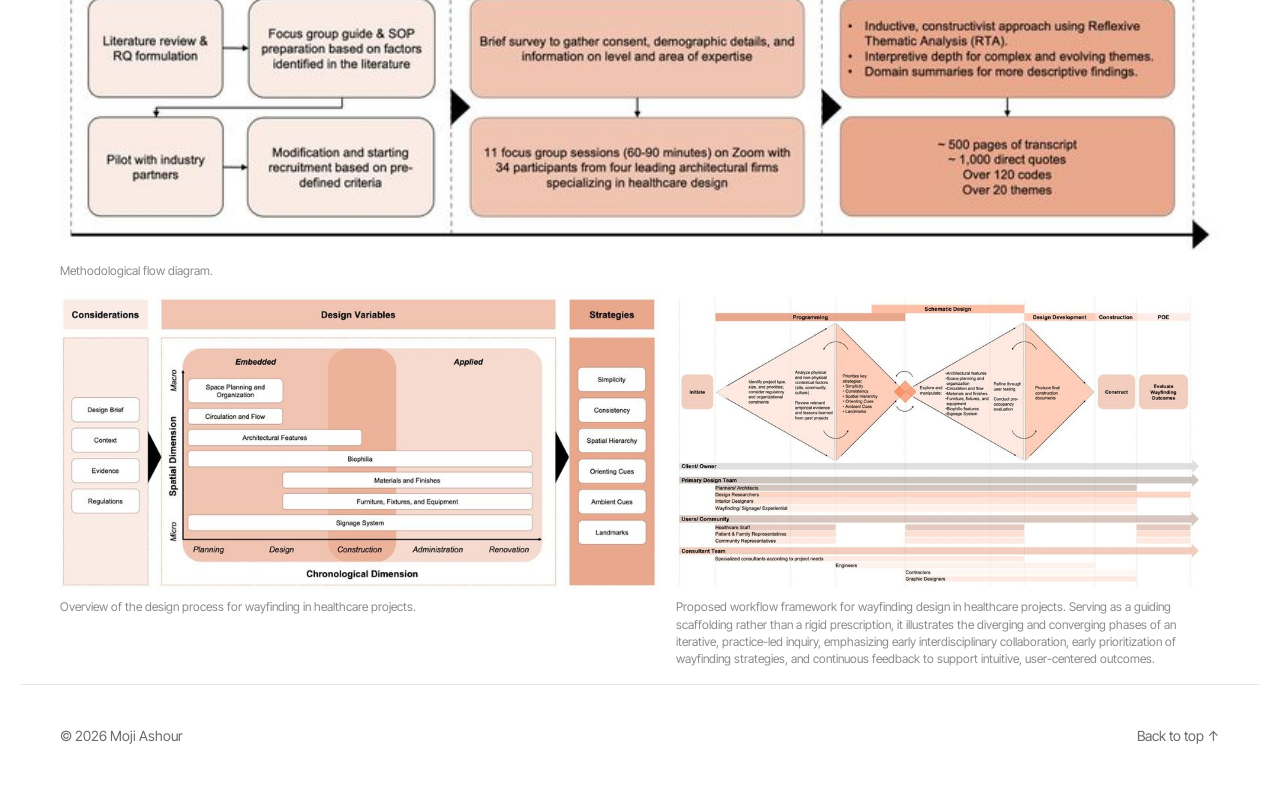
<file: projects/choreographing-wayfinding.html>
<!doctype html><html lang="en"><head><meta charset="utf-8"><meta name="viewport" content="width=device-width,initial-scale=1">
<title>Choreographing Wayfinding in the Healthcare Design Process | Mojtaba Ashour</title>
<meta name="description" content="Mojtaba Ashour, design researcher in human-building interaction (HBI). Research on wayfinding and spatial cognition.">
<link rel="preconnect" href="https://fonts.googleapis.com"><link rel="preconnect" href="https://fonts.gstatic.com" crossorigin>
<link href="https://fonts.googleapis.com/css2?family=Inter+Tight:wght@400;500;600;700;800&family=Instrument+Serif:ital@0;1&display=swap" rel="stylesheet">
<link rel="stylesheet" href="../style.css?v=21"></head><body>
<header class="nav"><div class="wrap navin"><a class="brand" href="../index.html#top">Moji Ashour</a>
<div class="menu" id="menu"><button class="menubtn" aria-expanded="false" aria-controls="menulinks">Menu</button><nav id="menulinks"><a href="../index.html#top">Home</a><a href="../index.html#about">About</a><a href="../index.html#research">Research</a><a href="../index.html#teaching">Teaching</a><a href="../participate.html">Participate</a></nav></div></div></header>

<main id="top" class="page proj">
<article class="wrap split"><aside class="side pnav" aria-label="Research projects"><p class="pnl">Research <em>projects</em></p><ol><li><a href="window-signage.html"><span class="pn">01</span>Window and Signage Effects</a></li><li><a href="healthcare-wayfinding-strategies.html"><span class="pn">02</span>Wayfinding Design Strategies</a></li><li><a href="wayfinding-by-design.html"><span class="pn">03</span>Wayfinding by Design</a></li><li><a href="real-enough.html"><span class="pn">04</span>Real Enough for What?</a></li><li><a href="choreographing-wayfinding.html" aria-current="page"><span class="pn">05</span>Choreographing Wayfinding</a></li><li><a href="serve-dyadic-vr.html"><span class="pn">06</span>Dyadic Interaction in M-VR</a></li></ol></aside><div class="pmain">
<figure class="phero"><img src="../img/research/05-choreographing.jpg" alt="Choreographing Wayfinding in the Healthcare Design Process, project figure"></figure>
<header class="phead"><span class="num">05</span><h1 class="ptitle">Choreographing Wayfinding in the Healthcare Design Process</h1>
<p class="pauthors"><strong class="me">Mojtaba Ashour</strong>, Qi Yang, Zhiwen Qiu, and Saleh Kalantari</p>

<ul class="pkw" aria-label="Keywords"><li>Navigation</li><li>Hospital</li><li>Design Management</li><li>Architectural Practice</li><li>Spatial Orientation</li></ul><div class="pmeta"><span class="tag">Under review</span></div></header>
<section class="pdesc" aria-label="Description"><p>While wayfinding strategies have been extensively studied, less is known about how wayfinding is integrated into healthcare design workflows in practice. This project investigates how healthcare architects, planners, and design experts conceive, negotiate, and integrate wayfinding strategies throughout complex healthcare projects. To address this gap, we conducted in-depth focus groups with 34 experienced healthcare design practitioners from leading firms across the United States and Canada. Transcripts were analyzed using reflexive thematic analysis to identify common challenges, practices, and opportunities for improving the integration of wayfinding expertise.</p><p>The study identified several persistent challenges, including insufficient early and sustained collaboration among specialists, limited pre- and post-occupancy evaluation, and a lack of flexible and practical guidelines for integrating wayfinding into design workflows. Building on these findings, we developed an industry-informed double-diamond framework emphasizing deep contextual understanding, early decision-making, interdisciplinary collaboration, iterative testing, and systematic evaluation, providing design teams and clients with a practical scaffold. The project contributes a process-focused perspective that complements existing research on wayfinding strategies and highlights the importance of continued collaboration between academia and industry to develop more effective, evidence-informed, and human-centered approaches.</p></section>
<p class="pback"><a class="ul" href="../index.html#research">&#8592; All research projects</a></p>
</div></article>
<section class="wrap gallery" aria-label="Project gallery" hidden>
<h2>Project <em>gallery</em></h2>
<div class="gstack">
<figure><img src="../img/projects/choreographing-wayfinding/01-t.jpg" data-full="../img/projects/choreographing-wayfinding/01.jpg" alt="Methodological flow diagram." width="1800" height="508" loading="lazy" decoding="async"><figcaption>Methodological flow diagram.</figcaption></figure>
<figure><img src="../img/projects/choreographing-wayfinding/02-t.jpg" data-full="../img/projects/choreographing-wayfinding/02.jpg" alt="Overview of the design process for wayfinding in healthcare projects." width="1800" height="885" loading="lazy" decoding="async"><figcaption>Overview of the design process for wayfinding in healthcare projects.</figcaption></figure>
<figure><img src="../img/projects/choreographing-wayfinding/03-t.jpg" data-full="../img/projects/choreographing-wayfinding/03.jpg" alt="Proposed workflow framework for wayfinding design in healthcare projects" width="1800" height="1013" loading="lazy" decoding="async"><figcaption>Proposed workflow framework for wayfinding design in healthcare projects. Serving as a guiding scaffolding rather than a rigid prescription, it illustrates the diverging and converging phases of an iterative, practice-led inquiry, emphasizing early interdisciplinary collaboration, early prioritization of wayfinding strategies, and continuous feedback to support intuitive, user-centered outcomes.</figcaption></figure>
<!-- Add figures here, one per image, in order. Example:
<figure><img src="../img/research/gallery/choreographing-wayfinding-1.jpg" alt="Describe the image" loading="lazy"><figcaption>Caption text.</figcaption></figure>
-->
</div>
</section>
<nav class="wrap pmore" aria-label="More projects"><h2>More <em>projects</em></h2><ol><li><a href="window-signage.html"><span class="pn">01</span>Window and Signage Effects</a></li><li><a href="healthcare-wayfinding-strategies.html"><span class="pn">02</span>Wayfinding Design Strategies</a></li><li><a href="wayfinding-by-design.html"><span class="pn">03</span>Wayfinding by Design</a></li><li><a href="real-enough.html"><span class="pn">04</span>Real Enough for What?</a></li><li><a href="choreographing-wayfinding.html" aria-current="page"><span class="pn">05</span>Choreographing Wayfinding</a></li><li><a href="serve-dyadic-vr.html"><span class="pn">06</span>Dyadic Interaction in M-VR</a></li></ol></nav>
</main><footer class="wrap foot"><span>&copy; 2026 Moji Ashour</span><a href="#top">Back to top &#8593;</a></footer>
<script>(function(){var d=document.documentElement,m=document.getElementById('menu'),b=m.querySelector('.menubtn');
b.addEventListener('click',function(e){var o=m.classList.toggle('open');b.setAttribute('aria-expanded',o)});
document.addEventListener('click',function(e){if(!m.contains(e.target)){m.classList.remove('open');b.setAttribute('aria-expanded',false)}});
m.querySelectorAll('nav a').forEach(function(a){a.addEventListener('click',function(){m.classList.remove('open')})});
if(location.search.indexOf('menu')>-1)m.classList.add('open');
if(location.search.indexOf('static')>-1||matchMedia('(prefers-reduced-motion: reduce)').matches||!('IntersectionObserver' in window))return;
d.classList.add('js');var o=new IntersectionObserver(function(es){es.forEach(function(e){if(e.isIntersecting){e.target.classList.add('in');o.unobserve(e.target)}})},{rootMargin:'0px 0px -12% 0px',threshold:.15});
document.querySelectorAll('.fade').forEach(function(el){o.observe(el)})})();</script>
<script>(function(){var g=document.querySelector('.gallery');if(!g)return;var fs=[].slice.call(g.querySelectorAll('.gstack figure'));if(!fs.length){g.hidden=true;return}g.hidden=false;
var lb=document.createElement('div');lb.className='lb';lb.hidden=true;lb.setAttribute('role','dialog');lb.setAttribute('aria-modal','true');lb.setAttribute('aria-label','Image viewer');
lb.innerHTML='<div class="lbside"><p class="lbc" aria-live="polite"></p><p class="lbcap"></p><div class="lbnav"><button type="button" class="lbp" aria-label="Previous image">&#8592;</button><button type="button" class="lbn" aria-label="Next image">&#8594;</button></div></div><div class="lbimg"><img alt=""></div><button type="button" class="lbx" aria-label="Close">&#10005;</button>';
document.body.appendChild(lb);var im=lb.querySelector('img'),cap=lb.querySelector('.lbcap'),cnt=lb.querySelector('.lbc'),i=0,last=null;
if(fs.length<2){lb.querySelector('.lbp').hidden=lb.querySelector('.lbn').hidden=true}
var cache={};function pre(k){var s=fs[(k+fs.length)%fs.length].querySelector('img'),u=s.getAttribute('data-full');if(u&&!cache[u]){cache[u]=new Image();cache[u].src=u}}
function fit(W,H){var b=lb.querySelector('.lbimg'),cs=getComputedStyle(b),mw=b.clientWidth-parseFloat(cs.paddingLeft)-parseFloat(cs.paddingRight),mh=b.clientHeight-parseFloat(cs.paddingTop)-parseFloat(cs.paddingBottom),mx=parseFloat(getComputedStyle(im).maxHeight);if(mx)mh=Math.min(mh,mx);var r=Math.min(mw/W,mh/H,1);im.style.width=Math.round(W*r)+'px';im.style.height=Math.round(H*r)+'px';im._d=[W,H]}
addEventListener('resize',function(){if(!lb.hidden&&im._d)fit(im._d[0],im._d[1])});
function show(k){i=(k+fs.length)%fs.length;var s=fs[i].querySelector('img'),c=fs[i].querySelector('figcaption');var F=s.getAttribute('data-full')||s.src,W=+s.getAttribute('width')||s.naturalWidth,H=+s.getAttribute('height')||s.naturalHeight;fit(W,H);im.src=s.currentSrc||s.src;if(F!==im.src){var L=new Image();L.decoding='async';L.onload=function(){if(fs[i].querySelector('img')===s)im.src=F};L.src=F}pre(i+1);pre(i-1);im.alt=s.alt;cap.textContent=c?c.textContent:'';cnt.textContent=(i+1)+' / '+fs.length}
function open(k){last=document.activeElement;lb.hidden=false;show(k);document.body.style.overflow='hidden';lb.querySelector('.lbx').focus()}
function close(){lb.hidden=true;document.body.style.overflow='';if(last)last.focus()}
fs.forEach(function(f,k){var s=f.querySelector('img');s.tabIndex=0;s.setAttribute('role','button');s.setAttribute('aria-label','Enlarge: '+(s.alt||'image'));s.addEventListener('click',function(){open(k)});s.addEventListener('mouseenter',function(){pre(k)});s.addEventListener('keydown',function(e){if(e.key==='Enter'||e.key===' '){e.preventDefault();open(k)}})});
lb.querySelector('.lbx').onclick=close;lb.querySelector('.lbp').onclick=function(){show(i-1)};lb.querySelector('.lbn').onclick=function(){show(i+1)};
lb.addEventListener('click',function(e){if(e.target===lb||e.target.classList.contains('lbimg'))close()});
document.addEventListener('keydown',function(e){if(lb.hidden)return;if(e.key==='Escape')close();else if(e.key==='ArrowLeft')show(i-1);else if(e.key==='ArrowRight')show(i+1);else if(e.key==='Tab'){var b=[].slice.call(lb.querySelectorAll('button:not([hidden])')),a=b.indexOf(document.activeElement);e.preventDefault();b[(a+(e.shiftKey?-1:1)+b.length)%b.length].focus()}});
var x0=null;lb.addEventListener('touchstart',function(e){x0=e.touches[0].clientX},{passive:true});lb.addEventListener('touchend',function(e){if(x0===null)return;var d=e.changedTouches[0].clientX-x0;if(Math.abs(d)>40)show(i+(d<0?1:-1));x0=null})})()</script>
<script>(function(){var n=document.querySelector(".nav");function f(){n.classList.toggle("scrolled",scrollY>40)}addEventListener("scroll",f,{passive:true});f()})()</script><script>(function(){var g=document.querySelector('.gallery');if(!g||g.hidden)return;var fs=g.querySelectorAll('.gstack figure');function set(f){var i=f.querySelector('img');if(!i.naturalWidth)return;var ar=i.naturalWidth/i.naturalHeight;f.style.setProperty('--ar',ar)}fs.forEach(function(f){var i=f.querySelector('img');if(i.complete)set(f);else i.addEventListener('load',function(){set(f)})})})()</script><script>(function(){var lb=document.querySelector('.lb');if(!lb)return;var box=lb.querySelector('.lbimg'),im=box.querySelector('img'),cnt=lb.querySelector('.lbc'),fs=[].slice.call(document.querySelectorAll('.gallery .gstack figure img'));
var s=1,tx=0,ty=0,MAX=4;
var zi=document.createElement('button');zi.type='button';zi.className='lbzi';zi.setAttribute('aria-label','Zoom in');zi.innerHTML='+';var zo=document.createElement('button');zo.type='button';zo.className='lbzo';zo.setAttribute('aria-label','Zoom out');zo.innerHTML='&#8722;';lb.appendChild(zo);lb.appendChild(zi);
function full(){var k=parseInt(cnt.textContent,10)-1,f=fs[k];return f&&(f.getAttribute('data-full')||f.src)}
function ensure(){var u=full();if(u&&im.src.indexOf(u.replace(/^\.\.\//,''))<0){var a=document.createElement('a');a.href=u;im.src=a.href}}
function apply(){var w=im.offsetWidth,h=im.offsetHeight;if(s<=1){s=1;tx=ty=0}tx=Math.min(0,Math.max(w*(1-s),tx));ty=Math.min(0,Math.max(h*(1-s),ty));im.style.transform=s>1?'translate('+tx+'px,'+ty+'px) scale('+s+')':'';lb.classList.toggle('zoomed',s>1)}
function zoomAt(ns,cx,cy){ns=Math.max(1,Math.min(MAX,ns));if(ns>1)ensure();var r=im.getBoundingClientRect(),px=cx-(r.left-tx),py=cy-(r.top-ty);tx=px-(px-tx)*ns/s;ty=py-(py-ty)*ns/s;s=ns;apply()}
function center(){var r=im.getBoundingClientRect();return[r.left-tx+im.offsetWidth/2,r.top-ty+im.offsetHeight/2]}
function reset(){s=1;apply()}
zi.onclick=function(){var c=center();zoomAt(s<1.5?2.5:s*1.5,c[0],c[1])};zo.onclick=function(){var c=center();zoomAt(s/1.5,c[0],c[1])};
new MutationObserver(reset).observe(cnt,{childList:true,characterData:true,subtree:true});new MutationObserver(function(){if(lb.hidden)reset()}).observe(lb,{attributes:true,attributeFilter:['hidden']});
var drag=null,moved=false;
im.addEventListener('mousedown',function(e){if(e.button)return;e.preventDefault();moved=false;drag={x:e.clientX,y:e.clientY,tx:tx,ty:ty}});
addEventListener('mousemove',function(e){if(!drag||s<=1)return;var dx=e.clientX-drag.x,dy=e.clientY-drag.y;if(Math.abs(dx)+Math.abs(dy)>3)moved=true;tx=drag.tx+dx;ty=drag.ty+dy;apply()});
addEventListener('mouseup',function(){drag=null});
var lt=0;im.addEventListener('click',function(e){e.stopPropagation();if(Date.now()-lt<800)return;if(moved){moved=false;return}if(s>1)reset();else zoomAt(2.5,e.clientX,e.clientY)});
box.addEventListener('wheel',function(e){if(lb.hidden)return;e.preventDefault();zoomAt(s*Math.exp(-e.deltaY*(e.ctrlKey?0.01:0.002)),e.clientX,e.clientY)},{passive:false});
addEventListener('keydown',function(e){if(!lb.hidden&&s>1&&(e.key==='ArrowLeft'||e.key==='ArrowRight'))e.stopImmediatePropagation()},true);
var t0=null,pin=null,lastTap=0;function d(a,b){return Math.hypot(a.clientX-b.clientX,a.clientY-b.clientY)}
box.addEventListener('touchstart',function(e){if(e.touches.length===2){pin={d:d(e.touches[0],e.touches[1]),s:s};e.preventDefault()}else if(e.touches.length===1){t0={x:e.touches[0].clientX,y:e.touches[0].clientY,tx:tx,ty:ty}}if(s>1||pin)e.stopPropagation()},{passive:false});
box.addEventListener('touchmove',function(e){if(pin&&e.touches.length===2){e.preventDefault();var a=e.touches[0],b=e.touches[1];zoomAt(pin.s*d(a,b)/pin.d,(a.clientX+b.clientX)/2,(a.clientY+b.clientY)/2)}else if(s>1&&t0&&e.touches.length===1){e.preventDefault();tx=t0.tx+e.touches[0].clientX-t0.x;ty=t0.ty+e.touches[0].clientY-t0.y;apply()}},{passive:false});
box.addEventListener('touchend',function(e){lt=Date.now();var was=pin||s>1;if(e.touches.length<2)pin=null;if(!e.touches.length&&e.target===im&&t0){var c=e.changedTouches[0],now=Date.now();if(Math.abs(c.clientX-t0.x)<10&&Math.abs(c.clientY-t0.y)<10){if(now-lastTap<300){e.preventDefault();if(s>1)reset();else zoomAt(2.5,c.clientX,c.clientY);lastTap=0;was=true}else lastTap=now}}if(e.touches.length===1)t0={x:e.touches[0].clientX,y:e.touches[0].clientY,tx:tx,ty:ty};if(was)e.stopPropagation()},{passive:false});
})()</script></body></html>
</file>
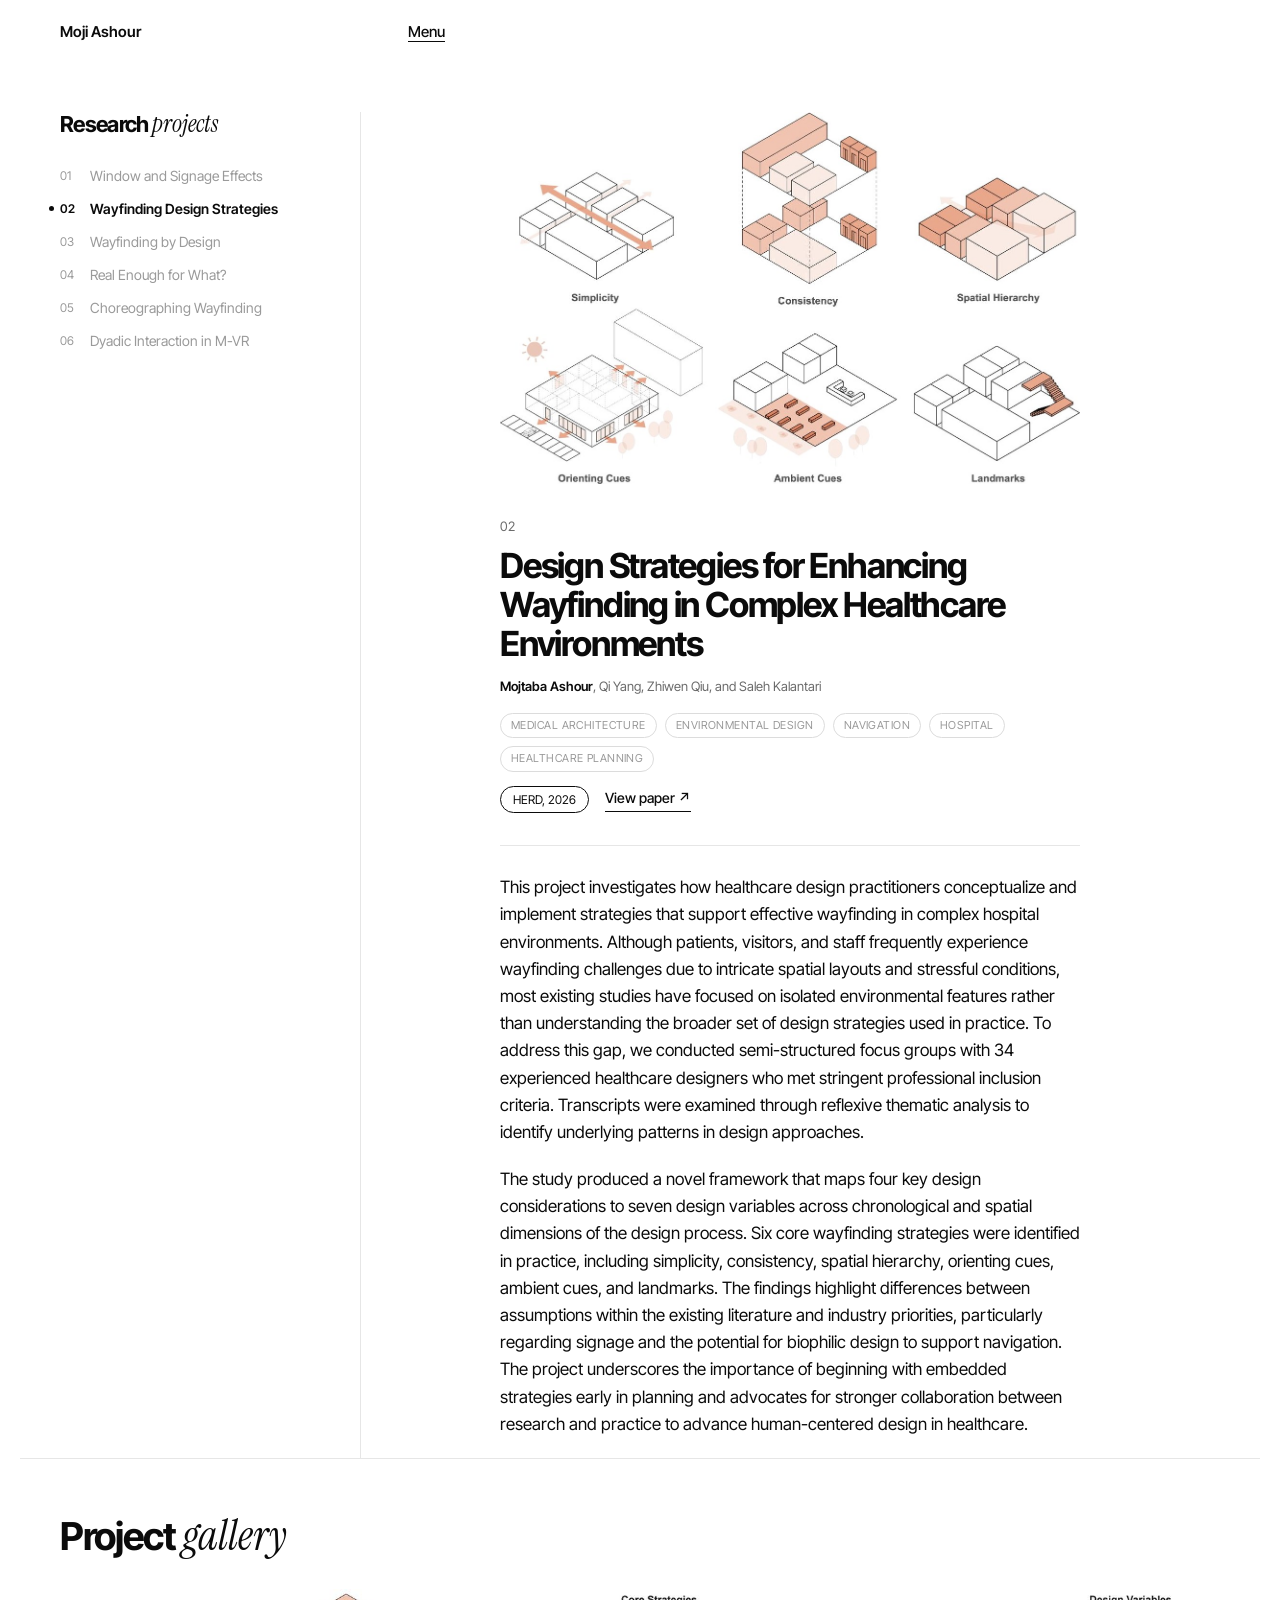
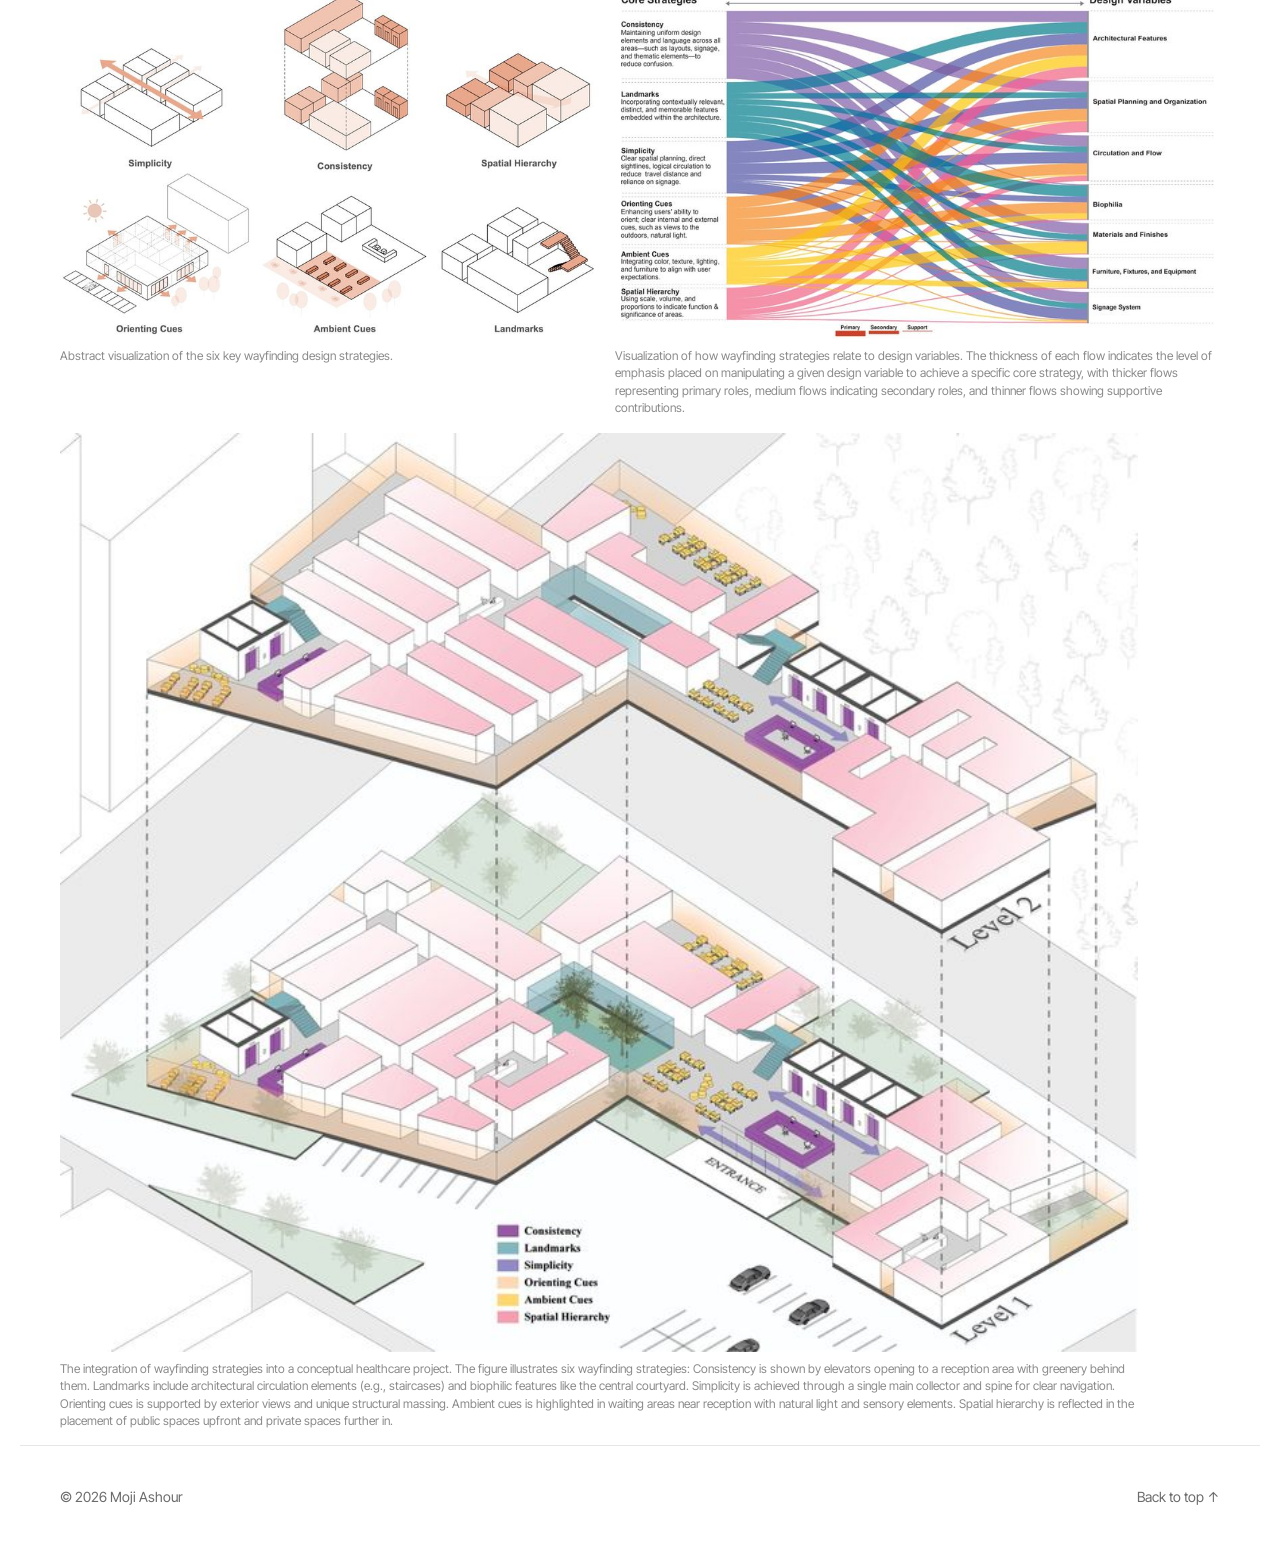
<file: projects/healthcare-wayfinding-strategies.html>
<!doctype html><html lang="en"><head><meta charset="utf-8"><meta name="viewport" content="width=device-width,initial-scale=1">
<title>Design Strategies for Enhancing Wayfinding in Complex Healthcare Environments | Mojtaba Ashour</title>
<meta name="description" content="Mojtaba Ashour, design researcher in human-building interaction (HBI). Research on wayfinding and spatial cognition.">
<link rel="preconnect" href="https://fonts.googleapis.com"><link rel="preconnect" href="https://fonts.gstatic.com" crossorigin>
<link href="https://fonts.googleapis.com/css2?family=Inter+Tight:wght@400;500;600;700;800&family=Instrument+Serif:ital@0;1&display=swap" rel="stylesheet">
<link rel="stylesheet" href="../style.css?v=21"></head><body>
<header class="nav"><div class="wrap navin"><a class="brand" href="../index.html#top">Moji Ashour</a>
<div class="menu" id="menu"><button class="menubtn" aria-expanded="false" aria-controls="menulinks">Menu</button><nav id="menulinks"><a href="../index.html#top">Home</a><a href="../index.html#about">About</a><a href="../index.html#research">Research</a><a href="../index.html#teaching">Teaching</a><a href="../participate.html">Participate</a></nav></div></div></header>

<main id="top" class="page proj">
<article class="wrap split"><aside class="side pnav" aria-label="Research projects"><p class="pnl">Research <em>projects</em></p><ol><li><a href="window-signage.html"><span class="pn">01</span>Window and Signage Effects</a></li><li><a href="healthcare-wayfinding-strategies.html" aria-current="page"><span class="pn">02</span>Wayfinding Design Strategies</a></li><li><a href="wayfinding-by-design.html"><span class="pn">03</span>Wayfinding by Design</a></li><li><a href="real-enough.html"><span class="pn">04</span>Real Enough for What?</a></li><li><a href="choreographing-wayfinding.html"><span class="pn">05</span>Choreographing Wayfinding</a></li><li><a href="serve-dyadic-vr.html"><span class="pn">06</span>Dyadic Interaction in M-VR</a></li></ol></aside><div class="pmain">
<figure class="phero"><img src="../img/research/02-herd-strategies.jpg" alt="Design Strategies for Enhancing Wayfinding in Complex Healthcare Environments, project figure"></figure>
<header class="phead"><span class="num">02</span><h1 class="ptitle">Design Strategies for Enhancing Wayfinding in Complex Healthcare Environments</h1>
<p class="pauthors"><strong class="me">Mojtaba Ashour</strong>, Qi Yang, Zhiwen Qiu, and Saleh Kalantari</p>

<ul class="pkw" aria-label="Keywords"><li>Medical Architecture</li><li>Environmental Design</li><li>Navigation</li><li>Hospital</li><li>Healthcare Planning</li></ul><div class="pmeta"><span class="tag">HERD, 2026</span><a class="ul vp" href="https://doi.org/10.1177/19375867261421977" target="_blank" rel="noopener">View paper &#8599;</a></div></header>
<section class="pdesc" aria-label="Description"><p>This project investigates how healthcare design practitioners conceptualize and implement strategies that support effective wayfinding in complex hospital environments. Although patients, visitors, and staff frequently experience wayfinding challenges due to intricate spatial layouts and stressful conditions, most existing studies have focused on isolated environmental features rather than understanding the broader set of design strategies used in practice. To address this gap, we conducted semi-structured focus groups with 34 experienced healthcare designers who met stringent professional inclusion criteria. Transcripts were examined through reflexive thematic analysis to identify underlying patterns in design approaches.</p><p>The study produced a novel framework that maps four key design considerations to seven design variables across chronological and spatial dimensions of the design process. Six core wayfinding strategies were identified in practice, including simplicity, consistency, spatial hierarchy, orienting cues, ambient cues, and landmarks. The findings highlight differences between assumptions within the existing literature and industry priorities, particularly regarding signage and the potential for biophilic design to support navigation. The project underscores the importance of beginning with embedded strategies early in planning and advocates for stronger collaboration between research and practice to advance human-centered design in healthcare.</p></section>
<p class="pback"><a class="ul" href="../index.html#research">&#8592; All research projects</a></p>
</div></article>
<section class="wrap gallery" aria-label="Project gallery" hidden>
<h2>Project <em>gallery</em></h2>
<div class="gstack">
<figure><img src="../img/projects/healthcare-wayfinding-strategies/01-t.jpg" data-full="../img/projects/healthcare-wayfinding-strategies/01.jpg" alt="Abstract visualization of the six key wayfinding design strategies." width="1800" height="1168" loading="lazy" decoding="async"><figcaption>Abstract visualization of the six key wayfinding design strategies.</figcaption></figure>
<figure><img src="../img/projects/healthcare-wayfinding-strategies/02-t.jpg" data-full="../img/projects/healthcare-wayfinding-strategies/02.jpg" alt="Visualization of how wayfinding strategies relate to design variables" width="1800" height="1042" loading="lazy" decoding="async"><figcaption>Visualization of how wayfinding strategies relate to design variables. The thickness of each flow indicates the level of emphasis placed on manipulating a given design variable to achieve a specific core strategy, with thicker flows representing primary roles, medium flows indicating secondary roles, and thinner flows showing supportive contributions.</figcaption></figure>
<figure><img src="../img/projects/healthcare-wayfinding-strategies/03-t.jpg" data-full="../img/projects/healthcare-wayfinding-strategies/03.jpg" alt="The integration of wayfinding strategies into a conceptual healthcare project" width="1800" height="1535" loading="lazy" decoding="async"><figcaption>The integration of wayfinding strategies into a conceptual healthcare project. The figure illustrates six wayfinding strategies: Consistency is shown by elevators opening to a reception area with greenery behind them. Landmarks include architectural circulation elements (e.g., staircases) and biophilic features like the central courtyard. Simplicity is achieved through a single main collector and spine for clear navigation. Orienting cues is supported by exterior views and unique structural massing. Ambient cues is highlighted in waiting areas near reception with natural light and sensory elements. Spatial hierarchy is reflected in the placement of public spaces upfront and private spaces further in.</figcaption></figure>
<!-- Add figures here, one per image, in order. Example:
<figure><img src="../img/research/gallery/healthcare-wayfinding-strategies-1.jpg" alt="Describe the image" loading="lazy"><figcaption>Caption text.</figcaption></figure>
-->
</div>
</section>
<nav class="wrap pmore" aria-label="More projects"><h2>More <em>projects</em></h2><ol><li><a href="window-signage.html"><span class="pn">01</span>Window and Signage Effects</a></li><li><a href="healthcare-wayfinding-strategies.html" aria-current="page"><span class="pn">02</span>Wayfinding Design Strategies</a></li><li><a href="wayfinding-by-design.html"><span class="pn">03</span>Wayfinding by Design</a></li><li><a href="real-enough.html"><span class="pn">04</span>Real Enough for What?</a></li><li><a href="choreographing-wayfinding.html"><span class="pn">05</span>Choreographing Wayfinding</a></li><li><a href="serve-dyadic-vr.html"><span class="pn">06</span>Dyadic Interaction in M-VR</a></li></ol></nav>
</main><footer class="wrap foot"><span>&copy; 2026 Moji Ashour</span><a href="#top">Back to top &#8593;</a></footer>
<script>(function(){var d=document.documentElement,m=document.getElementById('menu'),b=m.querySelector('.menubtn');
b.addEventListener('click',function(e){var o=m.classList.toggle('open');b.setAttribute('aria-expanded',o)});
document.addEventListener('click',function(e){if(!m.contains(e.target)){m.classList.remove('open');b.setAttribute('aria-expanded',false)}});
m.querySelectorAll('nav a').forEach(function(a){a.addEventListener('click',function(){m.classList.remove('open')})});
if(location.search.indexOf('menu')>-1)m.classList.add('open');
if(location.search.indexOf('static')>-1||matchMedia('(prefers-reduced-motion: reduce)').matches||!('IntersectionObserver' in window))return;
d.classList.add('js');var o=new IntersectionObserver(function(es){es.forEach(function(e){if(e.isIntersecting){e.target.classList.add('in');o.unobserve(e.target)}})},{rootMargin:'0px 0px -12% 0px',threshold:.15});
document.querySelectorAll('.fade').forEach(function(el){o.observe(el)})})();</script>
<script>(function(){var g=document.querySelector('.gallery');if(!g)return;var fs=[].slice.call(g.querySelectorAll('.gstack figure'));if(!fs.length){g.hidden=true;return}g.hidden=false;
var lb=document.createElement('div');lb.className='lb';lb.hidden=true;lb.setAttribute('role','dialog');lb.setAttribute('aria-modal','true');lb.setAttribute('aria-label','Image viewer');
lb.innerHTML='<div class="lbside"><p class="lbc" aria-live="polite"></p><p class="lbcap"></p><div class="lbnav"><button type="button" class="lbp" aria-label="Previous image">&#8592;</button><button type="button" class="lbn" aria-label="Next image">&#8594;</button></div></div><div class="lbimg"><img alt=""></div><button type="button" class="lbx" aria-label="Close">&#10005;</button>';
document.body.appendChild(lb);var im=lb.querySelector('img'),cap=lb.querySelector('.lbcap'),cnt=lb.querySelector('.lbc'),i=0,last=null;
if(fs.length<2){lb.querySelector('.lbp').hidden=lb.querySelector('.lbn').hidden=true}
var cache={};function pre(k){var s=fs[(k+fs.length)%fs.length].querySelector('img'),u=s.getAttribute('data-full');if(u&&!cache[u]){cache[u]=new Image();cache[u].src=u}}
function fit(W,H){var b=lb.querySelector('.lbimg'),cs=getComputedStyle(b),mw=b.clientWidth-parseFloat(cs.paddingLeft)-parseFloat(cs.paddingRight),mh=b.clientHeight-parseFloat(cs.paddingTop)-parseFloat(cs.paddingBottom),mx=parseFloat(getComputedStyle(im).maxHeight);if(mx)mh=Math.min(mh,mx);var r=Math.min(mw/W,mh/H,1);im.style.width=Math.round(W*r)+'px';im.style.height=Math.round(H*r)+'px';im._d=[W,H]}
addEventListener('resize',function(){if(!lb.hidden&&im._d)fit(im._d[0],im._d[1])});
function show(k){i=(k+fs.length)%fs.length;var s=fs[i].querySelector('img'),c=fs[i].querySelector('figcaption');var F=s.getAttribute('data-full')||s.src,W=+s.getAttribute('width')||s.naturalWidth,H=+s.getAttribute('height')||s.naturalHeight;fit(W,H);im.src=s.currentSrc||s.src;if(F!==im.src){var L=new Image();L.decoding='async';L.onload=function(){if(fs[i].querySelector('img')===s)im.src=F};L.src=F}pre(i+1);pre(i-1);im.alt=s.alt;cap.textContent=c?c.textContent:'';cnt.textContent=(i+1)+' / '+fs.length}
function open(k){last=document.activeElement;lb.hidden=false;show(k);document.body.style.overflow='hidden';lb.querySelector('.lbx').focus()}
function close(){lb.hidden=true;document.body.style.overflow='';if(last)last.focus()}
fs.forEach(function(f,k){var s=f.querySelector('img');s.tabIndex=0;s.setAttribute('role','button');s.setAttribute('aria-label','Enlarge: '+(s.alt||'image'));s.addEventListener('click',function(){open(k)});s.addEventListener('mouseenter',function(){pre(k)});s.addEventListener('keydown',function(e){if(e.key==='Enter'||e.key===' '){e.preventDefault();open(k)}})});
lb.querySelector('.lbx').onclick=close;lb.querySelector('.lbp').onclick=function(){show(i-1)};lb.querySelector('.lbn').onclick=function(){show(i+1)};
lb.addEventListener('click',function(e){if(e.target===lb||e.target.classList.contains('lbimg'))close()});
document.addEventListener('keydown',function(e){if(lb.hidden)return;if(e.key==='Escape')close();else if(e.key==='ArrowLeft')show(i-1);else if(e.key==='ArrowRight')show(i+1);else if(e.key==='Tab'){var b=[].slice.call(lb.querySelectorAll('button:not([hidden])')),a=b.indexOf(document.activeElement);e.preventDefault();b[(a+(e.shiftKey?-1:1)+b.length)%b.length].focus()}});
var x0=null;lb.addEventListener('touchstart',function(e){x0=e.touches[0].clientX},{passive:true});lb.addEventListener('touchend',function(e){if(x0===null)return;var d=e.changedTouches[0].clientX-x0;if(Math.abs(d)>40)show(i+(d<0?1:-1));x0=null})})()</script>
<script>(function(){var n=document.querySelector(".nav");function f(){n.classList.toggle("scrolled",scrollY>40)}addEventListener("scroll",f,{passive:true});f()})()</script><script>(function(){var g=document.querySelector('.gallery');if(!g||g.hidden)return;var fs=g.querySelectorAll('.gstack figure');function set(f){var i=f.querySelector('img');if(!i.naturalWidth)return;var ar=i.naturalWidth/i.naturalHeight;f.style.setProperty('--ar',ar)}fs.forEach(function(f){var i=f.querySelector('img');if(i.complete)set(f);else i.addEventListener('load',function(){set(f)})})})()</script><script>(function(){var lb=document.querySelector('.lb');if(!lb)return;var box=lb.querySelector('.lbimg'),im=box.querySelector('img'),cnt=lb.querySelector('.lbc'),fs=[].slice.call(document.querySelectorAll('.gallery .gstack figure img'));
var s=1,tx=0,ty=0,MAX=4;
var zi=document.createElement('button');zi.type='button';zi.className='lbzi';zi.setAttribute('aria-label','Zoom in');zi.innerHTML='+';var zo=document.createElement('button');zo.type='button';zo.className='lbzo';zo.setAttribute('aria-label','Zoom out');zo.innerHTML='&#8722;';lb.appendChild(zo);lb.appendChild(zi);
function full(){var k=parseInt(cnt.textContent,10)-1,f=fs[k];return f&&(f.getAttribute('data-full')||f.src)}
function ensure(){var u=full();if(u&&im.src.indexOf(u.replace(/^\.\.\//,''))<0){var a=document.createElement('a');a.href=u;im.src=a.href}}
function apply(){var w=im.offsetWidth,h=im.offsetHeight;if(s<=1){s=1;tx=ty=0}tx=Math.min(0,Math.max(w*(1-s),tx));ty=Math.min(0,Math.max(h*(1-s),ty));im.style.transform=s>1?'translate('+tx+'px,'+ty+'px) scale('+s+')':'';lb.classList.toggle('zoomed',s>1)}
function zoomAt(ns,cx,cy){ns=Math.max(1,Math.min(MAX,ns));if(ns>1)ensure();var r=im.getBoundingClientRect(),px=cx-(r.left-tx),py=cy-(r.top-ty);tx=px-(px-tx)*ns/s;ty=py-(py-ty)*ns/s;s=ns;apply()}
function center(){var r=im.getBoundingClientRect();return[r.left-tx+im.offsetWidth/2,r.top-ty+im.offsetHeight/2]}
function reset(){s=1;apply()}
zi.onclick=function(){var c=center();zoomAt(s<1.5?2.5:s*1.5,c[0],c[1])};zo.onclick=function(){var c=center();zoomAt(s/1.5,c[0],c[1])};
new MutationObserver(reset).observe(cnt,{childList:true,characterData:true,subtree:true});new MutationObserver(function(){if(lb.hidden)reset()}).observe(lb,{attributes:true,attributeFilter:['hidden']});
var drag=null,moved=false;
im.addEventListener('mousedown',function(e){if(e.button)return;e.preventDefault();moved=false;drag={x:e.clientX,y:e.clientY,tx:tx,ty:ty}});
addEventListener('mousemove',function(e){if(!drag||s<=1)return;var dx=e.clientX-drag.x,dy=e.clientY-drag.y;if(Math.abs(dx)+Math.abs(dy)>3)moved=true;tx=drag.tx+dx;ty=drag.ty+dy;apply()});
addEventListener('mouseup',function(){drag=null});
var lt=0;im.addEventListener('click',function(e){e.stopPropagation();if(Date.now()-lt<800)return;if(moved){moved=false;return}if(s>1)reset();else zoomAt(2.5,e.clientX,e.clientY)});
box.addEventListener('wheel',function(e){if(lb.hidden)return;e.preventDefault();zoomAt(s*Math.exp(-e.deltaY*(e.ctrlKey?0.01:0.002)),e.clientX,e.clientY)},{passive:false});
addEventListener('keydown',function(e){if(!lb.hidden&&s>1&&(e.key==='ArrowLeft'||e.key==='ArrowRight'))e.stopImmediatePropagation()},true);
var t0=null,pin=null,lastTap=0;function d(a,b){return Math.hypot(a.clientX-b.clientX,a.clientY-b.clientY)}
box.addEventListener('touchstart',function(e){if(e.touches.length===2){pin={d:d(e.touches[0],e.touches[1]),s:s};e.preventDefault()}else if(e.touches.length===1){t0={x:e.touches[0].clientX,y:e.touches[0].clientY,tx:tx,ty:ty}}if(s>1||pin)e.stopPropagation()},{passive:false});
box.addEventListener('touchmove',function(e){if(pin&&e.touches.length===2){e.preventDefault();var a=e.touches[0],b=e.touches[1];zoomAt(pin.s*d(a,b)/pin.d,(a.clientX+b.clientX)/2,(a.clientY+b.clientY)/2)}else if(s>1&&t0&&e.touches.length===1){e.preventDefault();tx=t0.tx+e.touches[0].clientX-t0.x;ty=t0.ty+e.touches[0].clientY-t0.y;apply()}},{passive:false});
box.addEventListener('touchend',function(e){lt=Date.now();var was=pin||s>1;if(e.touches.length<2)pin=null;if(!e.touches.length&&e.target===im&&t0){var c=e.changedTouches[0],now=Date.now();if(Math.abs(c.clientX-t0.x)<10&&Math.abs(c.clientY-t0.y)<10){if(now-lastTap<300){e.preventDefault();if(s>1)reset();else zoomAt(2.5,c.clientX,c.clientY);lastTap=0;was=true}else lastTap=now}}if(e.touches.length===1)t0={x:e.touches[0].clientX,y:e.touches[0].clientY,tx:tx,ty:ty};if(was)e.stopPropagation()},{passive:false});
})()</script></body></html>
</file>
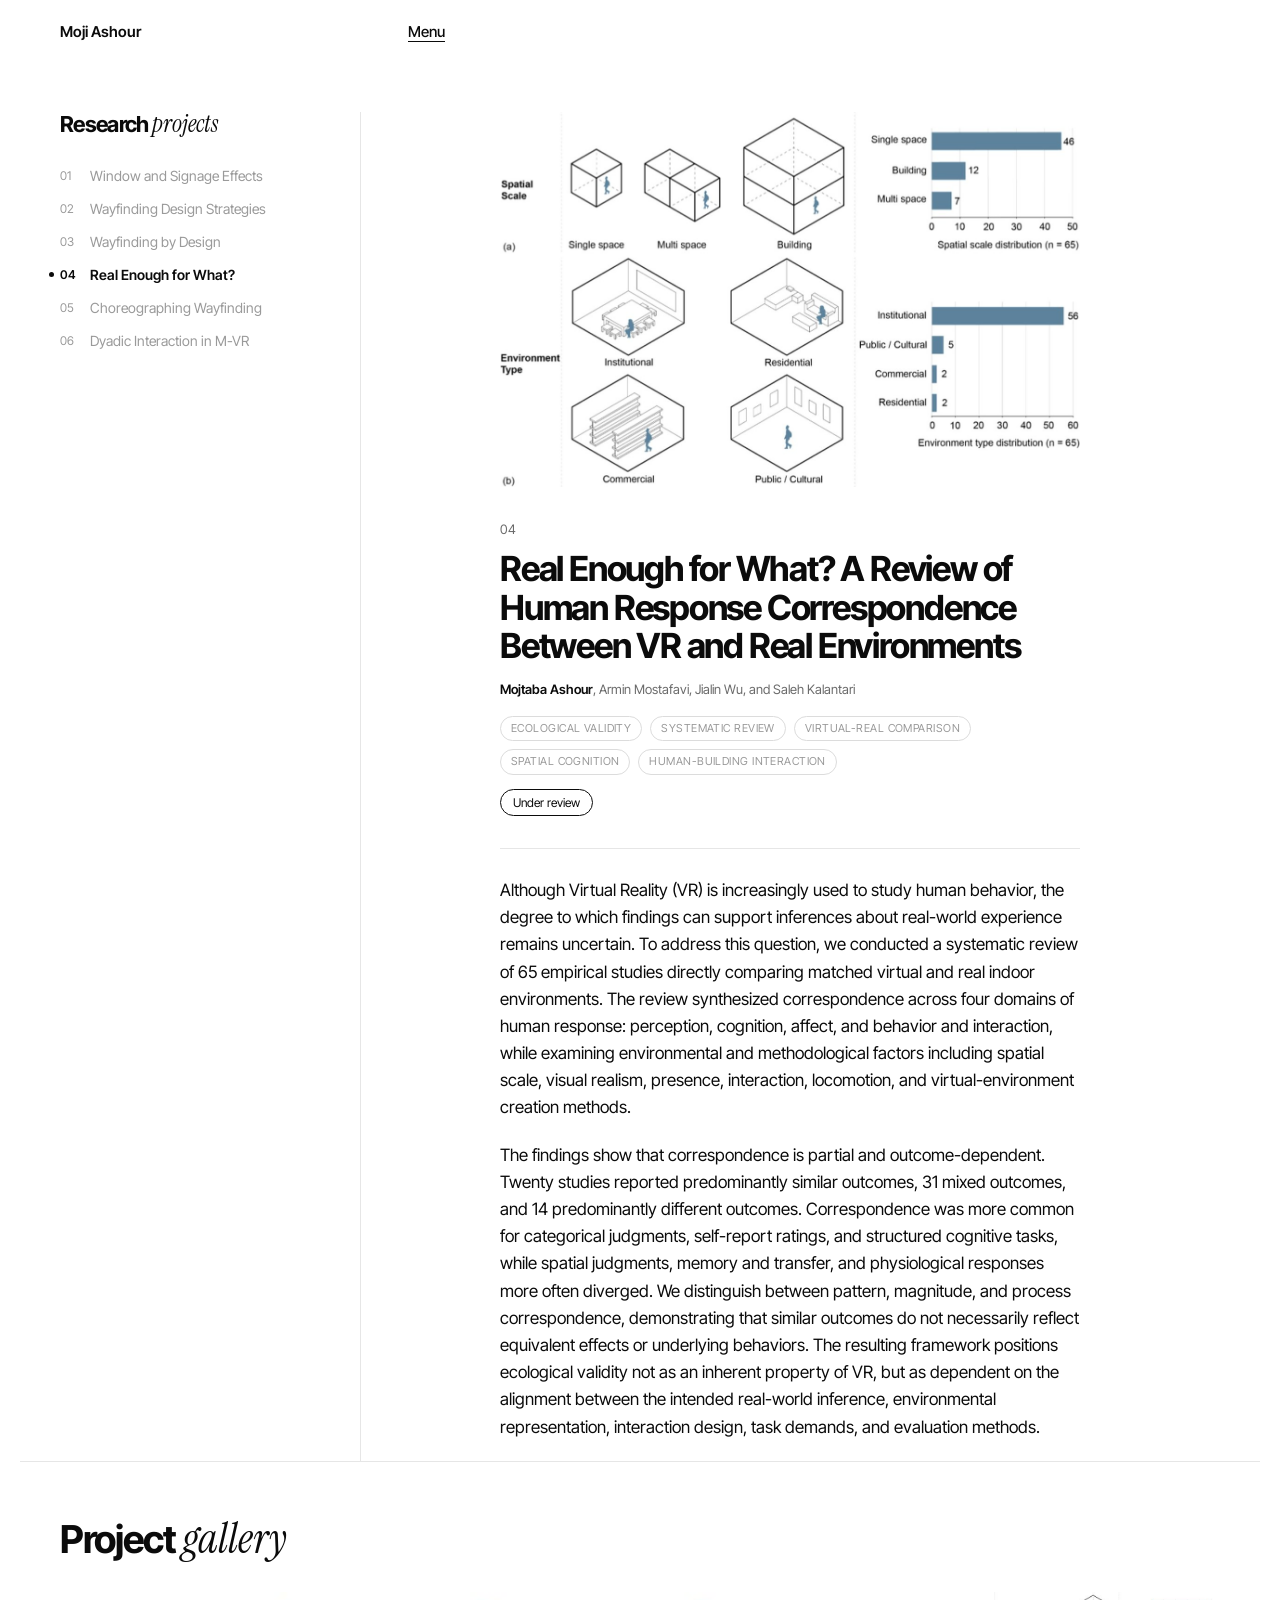
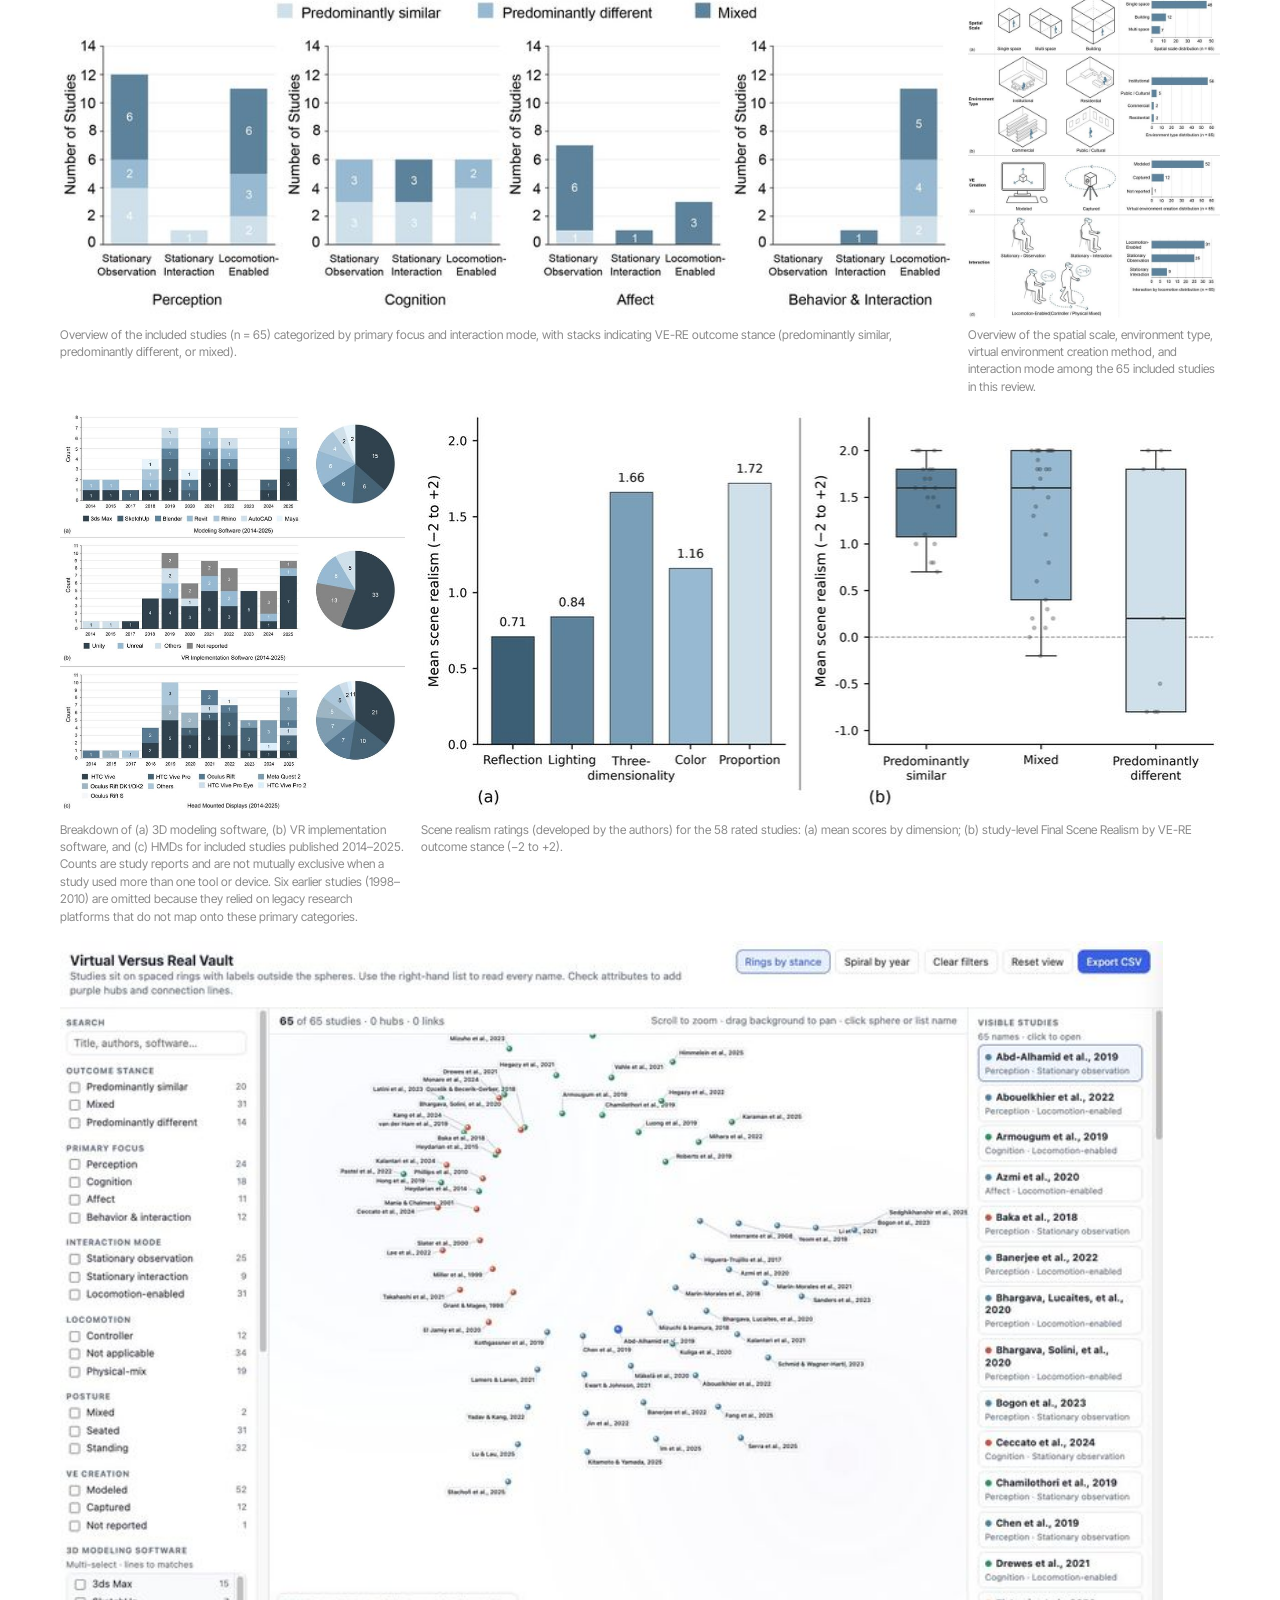
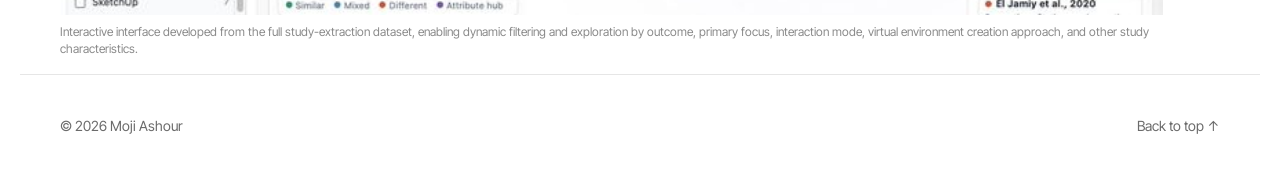
<file: projects/real-enough.html>
<!doctype html><html lang="en"><head><meta charset="utf-8"><meta name="viewport" content="width=device-width,initial-scale=1">
<title>Real Enough for What? A Review of Human Response Correspondence Between VR and Real Environments | Mojtaba Ashour</title>
<meta name="description" content="Mojtaba Ashour, design researcher in human-building interaction (HBI). Research on wayfinding and spatial cognition.">
<link rel="preconnect" href="https://fonts.googleapis.com"><link rel="preconnect" href="https://fonts.gstatic.com" crossorigin>
<link href="https://fonts.googleapis.com/css2?family=Inter+Tight:wght@400;500;600;700;800&family=Instrument+Serif:ital@0;1&display=swap" rel="stylesheet">
<link rel="stylesheet" href="../style.css?v=21"></head><body>
<header class="nav"><div class="wrap navin"><a class="brand" href="../index.html#top">Moji Ashour</a>
<div class="menu" id="menu"><button class="menubtn" aria-expanded="false" aria-controls="menulinks">Menu</button><nav id="menulinks"><a href="../index.html#top">Home</a><a href="../index.html#about">About</a><a href="../index.html#research">Research</a><a href="../index.html#teaching">Teaching</a><a href="../participate.html">Participate</a></nav></div></div></header>

<main id="top" class="page proj">
<article class="wrap split"><aside class="side pnav" aria-label="Research projects"><p class="pnl">Research <em>projects</em></p><ol><li><a href="window-signage.html"><span class="pn">01</span>Window and Signage Effects</a></li><li><a href="healthcare-wayfinding-strategies.html"><span class="pn">02</span>Wayfinding Design Strategies</a></li><li><a href="wayfinding-by-design.html"><span class="pn">03</span>Wayfinding by Design</a></li><li><a href="real-enough.html" aria-current="page"><span class="pn">04</span>Real Enough for What?</a></li><li><a href="choreographing-wayfinding.html"><span class="pn">05</span>Choreographing Wayfinding</a></li><li><a href="serve-dyadic-vr.html"><span class="pn">06</span>Dyadic Interaction in M-VR</a></li></ol></aside><div class="pmain">
<figure class="phero"><img src="../img/research/04-real-enough.jpg" alt="Real Enough for What? A Review of Human Response Correspondence Between VR and Real Environments, project figure"></figure>
<header class="phead"><span class="num">04</span><h1 class="ptitle">Real Enough for What? A Review of Human Response Correspondence Between VR and Real Environments</h1>
<p class="pauthors"><strong class="me">Mojtaba Ashour</strong>, Armin Mostafavi, Jialin Wu, and Saleh Kalantari</p>

<ul class="pkw" aria-label="Keywords"><li>Ecological Validity</li><li>Systematic Review</li><li>Virtual-Real Comparison</li><li>Spatial Cognition</li><li>Human-Building Interaction</li></ul><div class="pmeta"><span class="tag">Under review</span></div></header>
<section class="pdesc" aria-label="Description"><p>Although Virtual Reality (VR) is increasingly used to study human behavior, the degree to which findings can support inferences about real-world experience remains uncertain. To address this question, we conducted a systematic review of 65 empirical studies directly comparing matched virtual and real indoor environments. The review synthesized correspondence across four domains of human response: perception, cognition, affect, and behavior and interaction, while examining environmental and methodological factors including spatial scale, visual realism, presence, interaction, locomotion, and virtual-environment creation methods.</p><p>The findings show that correspondence is partial and outcome-dependent. Twenty studies reported predominantly similar outcomes, 31 mixed outcomes, and 14 predominantly different outcomes. Correspondence was more common for categorical judgments, self-report ratings, and structured cognitive tasks, while spatial judgments, memory and transfer,  and physiological responses more often diverged. We distinguish between pattern, magnitude, and process correspondence, demonstrating that similar outcomes do not necessarily reflect equivalent effects or underlying behaviors. The resulting framework positions ecological validity not as an inherent property of VR, but as dependent on the alignment between the intended real-world inference, environmental representation, interaction design, task demands, and evaluation methods.</p></section>
<p class="pback"><a class="ul" href="../index.html#research">&#8592; All research projects</a></p>
</div></article>
<section class="wrap gallery" aria-label="Project gallery" hidden>
<h2>Project <em>gallery</em></h2>
<div class="gstack">
<figure><img src="../img/projects/real-enough/01-t.jpg" data-full="../img/projects/real-enough/01.jpg" alt="Overview of the included studies (n = 65) categorized by primary focus and interaction mode, with stacks indicating VE-RE outcome stance (pr" width="1800" height="657" loading="lazy" decoding="async"><figcaption>Overview of the included studies (n = 65) categorized by primary focus and interaction mode, with stacks indicating VE-RE outcome stance (predominantly similar, predominantly different, or mixed).</figcaption></figure>
<figure><img src="../img/projects/real-enough/02-t.jpg" data-full="../img/projects/real-enough/02.jpg" alt="Overview of the spatial scale, environment type, virtual environment creation method, and interaction mode among the 65 included studies in " width="1391" height="1800" loading="lazy" decoding="async"><figcaption>Overview of the spatial scale, environment type, virtual environment creation method, and interaction mode among the 65 included studies in this review.</figcaption></figure>
<figure><img src="../img/projects/real-enough/03-t.jpg" data-full="../img/projects/real-enough/03.jpg" alt="Breakdown of (a) 3D modeling software, (b) VR implementation software, and (c) HMDs for included studies published 2014–2025" width="1549" height="1800" loading="lazy" decoding="async"><figcaption>Breakdown of (a) 3D modeling software, (b) VR implementation software, and (c) HMDs for included studies published 2014–2025. Counts are study reports and are not mutually exclusive when a study used more than one tool or device. Six earlier studies (1998–2010) are omitted because they relied on legacy research platforms that do not map onto these primary categories.</figcaption></figure>
<figure><img src="../img/projects/real-enough/04-t.jpg" data-full="../img/projects/real-enough/04.jpg" alt="Scene realism ratings (developed by the authors) for the 58 rated studies: (a) mean scores by dimension; (b) study-level Final Scene Realism" width="1800" height="905" loading="lazy" decoding="async"><figcaption>Scene realism ratings (developed by the authors) for the 58 rated studies: (a) mean scores by dimension; (b) study-level Final Scene Realism by VE-RE outcome stance (−2 to +2).</figcaption></figure>
<figure><img src="../img/projects/real-enough/05-t.jpg" data-full="../img/projects/real-enough/05.jpg" alt="Interactive interface developed from the full study-extraction dataset, enabling dynamic filtering and exploration by outcome, primary focus" width="1396" height="853" loading="lazy" decoding="async"><figcaption>Interactive interface developed from the full study-extraction dataset, enabling dynamic filtering and exploration by outcome, primary focus, interaction mode, virtual environment creation approach, and other study characteristics.</figcaption></figure>
<!-- Add figures here, one per image, in order. Example:
<figure><img src="../img/research/gallery/real-enough-1.jpg" alt="Describe the image" loading="lazy"><figcaption>Caption text.</figcaption></figure>
-->
</div>
</section>
<nav class="wrap pmore" aria-label="More projects"><h2>More <em>projects</em></h2><ol><li><a href="window-signage.html"><span class="pn">01</span>Window and Signage Effects</a></li><li><a href="healthcare-wayfinding-strategies.html"><span class="pn">02</span>Wayfinding Design Strategies</a></li><li><a href="wayfinding-by-design.html"><span class="pn">03</span>Wayfinding by Design</a></li><li><a href="real-enough.html" aria-current="page"><span class="pn">04</span>Real Enough for What?</a></li><li><a href="choreographing-wayfinding.html"><span class="pn">05</span>Choreographing Wayfinding</a></li><li><a href="serve-dyadic-vr.html"><span class="pn">06</span>Dyadic Interaction in M-VR</a></li></ol></nav>
</main><footer class="wrap foot"><span>&copy; 2026 Moji Ashour</span><a href="#top">Back to top &#8593;</a></footer>
<script>(function(){var d=document.documentElement,m=document.getElementById('menu'),b=m.querySelector('.menubtn');
b.addEventListener('click',function(e){var o=m.classList.toggle('open');b.setAttribute('aria-expanded',o)});
document.addEventListener('click',function(e){if(!m.contains(e.target)){m.classList.remove('open');b.setAttribute('aria-expanded',false)}});
m.querySelectorAll('nav a').forEach(function(a){a.addEventListener('click',function(){m.classList.remove('open')})});
if(location.search.indexOf('menu')>-1)m.classList.add('open');
if(location.search.indexOf('static')>-1||matchMedia('(prefers-reduced-motion: reduce)').matches||!('IntersectionObserver' in window))return;
d.classList.add('js');var o=new IntersectionObserver(function(es){es.forEach(function(e){if(e.isIntersecting){e.target.classList.add('in');o.unobserve(e.target)}})},{rootMargin:'0px 0px -12% 0px',threshold:.15});
document.querySelectorAll('.fade').forEach(function(el){o.observe(el)})})();</script>
<script>(function(){var g=document.querySelector('.gallery');if(!g)return;var fs=[].slice.call(g.querySelectorAll('.gstack figure'));if(!fs.length){g.hidden=true;return}g.hidden=false;
var lb=document.createElement('div');lb.className='lb';lb.hidden=true;lb.setAttribute('role','dialog');lb.setAttribute('aria-modal','true');lb.setAttribute('aria-label','Image viewer');
lb.innerHTML='<div class="lbside"><p class="lbc" aria-live="polite"></p><p class="lbcap"></p><div class="lbnav"><button type="button" class="lbp" aria-label="Previous image">&#8592;</button><button type="button" class="lbn" aria-label="Next image">&#8594;</button></div></div><div class="lbimg"><img alt=""></div><button type="button" class="lbx" aria-label="Close">&#10005;</button>';
document.body.appendChild(lb);var im=lb.querySelector('img'),cap=lb.querySelector('.lbcap'),cnt=lb.querySelector('.lbc'),i=0,last=null;
if(fs.length<2){lb.querySelector('.lbp').hidden=lb.querySelector('.lbn').hidden=true}
var cache={};function pre(k){var s=fs[(k+fs.length)%fs.length].querySelector('img'),u=s.getAttribute('data-full');if(u&&!cache[u]){cache[u]=new Image();cache[u].src=u}}
function fit(W,H){var b=lb.querySelector('.lbimg'),cs=getComputedStyle(b),mw=b.clientWidth-parseFloat(cs.paddingLeft)-parseFloat(cs.paddingRight),mh=b.clientHeight-parseFloat(cs.paddingTop)-parseFloat(cs.paddingBottom),mx=parseFloat(getComputedStyle(im).maxHeight);if(mx)mh=Math.min(mh,mx);var r=Math.min(mw/W,mh/H,1);im.style.width=Math.round(W*r)+'px';im.style.height=Math.round(H*r)+'px';im._d=[W,H]}
addEventListener('resize',function(){if(!lb.hidden&&im._d)fit(im._d[0],im._d[1])});
function show(k){i=(k+fs.length)%fs.length;var s=fs[i].querySelector('img'),c=fs[i].querySelector('figcaption');var F=s.getAttribute('data-full')||s.src,W=+s.getAttribute('width')||s.naturalWidth,H=+s.getAttribute('height')||s.naturalHeight;fit(W,H);im.src=s.currentSrc||s.src;if(F!==im.src){var L=new Image();L.decoding='async';L.onload=function(){if(fs[i].querySelector('img')===s)im.src=F};L.src=F}pre(i+1);pre(i-1);im.alt=s.alt;cap.textContent=c?c.textContent:'';cnt.textContent=(i+1)+' / '+fs.length}
function open(k){last=document.activeElement;lb.hidden=false;show(k);document.body.style.overflow='hidden';lb.querySelector('.lbx').focus()}
function close(){lb.hidden=true;document.body.style.overflow='';if(last)last.focus()}
fs.forEach(function(f,k){var s=f.querySelector('img');s.tabIndex=0;s.setAttribute('role','button');s.setAttribute('aria-label','Enlarge: '+(s.alt||'image'));s.addEventListener('click',function(){open(k)});s.addEventListener('mouseenter',function(){pre(k)});s.addEventListener('keydown',function(e){if(e.key==='Enter'||e.key===' '){e.preventDefault();open(k)}})});
lb.querySelector('.lbx').onclick=close;lb.querySelector('.lbp').onclick=function(){show(i-1)};lb.querySelector('.lbn').onclick=function(){show(i+1)};
lb.addEventListener('click',function(e){if(e.target===lb||e.target.classList.contains('lbimg'))close()});
document.addEventListener('keydown',function(e){if(lb.hidden)return;if(e.key==='Escape')close();else if(e.key==='ArrowLeft')show(i-1);else if(e.key==='ArrowRight')show(i+1);else if(e.key==='Tab'){var b=[].slice.call(lb.querySelectorAll('button:not([hidden])')),a=b.indexOf(document.activeElement);e.preventDefault();b[(a+(e.shiftKey?-1:1)+b.length)%b.length].focus()}});
var x0=null;lb.addEventListener('touchstart',function(e){x0=e.touches[0].clientX},{passive:true});lb.addEventListener('touchend',function(e){if(x0===null)return;var d=e.changedTouches[0].clientX-x0;if(Math.abs(d)>40)show(i+(d<0?1:-1));x0=null})})()</script>
<script>(function(){var n=document.querySelector(".nav");function f(){n.classList.toggle("scrolled",scrollY>40)}addEventListener("scroll",f,{passive:true});f()})()</script><script>(function(){var g=document.querySelector('.gallery');if(!g||g.hidden)return;var fs=g.querySelectorAll('.gstack figure');function set(f){var i=f.querySelector('img');if(!i.naturalWidth)return;var ar=i.naturalWidth/i.naturalHeight;f.style.setProperty('--ar',ar)}fs.forEach(function(f){var i=f.querySelector('img');if(i.complete)set(f);else i.addEventListener('load',function(){set(f)})})})()</script><script>(function(){var lb=document.querySelector('.lb');if(!lb)return;var box=lb.querySelector('.lbimg'),im=box.querySelector('img'),cnt=lb.querySelector('.lbc'),fs=[].slice.call(document.querySelectorAll('.gallery .gstack figure img'));
var s=1,tx=0,ty=0,MAX=4;
var zi=document.createElement('button');zi.type='button';zi.className='lbzi';zi.setAttribute('aria-label','Zoom in');zi.innerHTML='+';var zo=document.createElement('button');zo.type='button';zo.className='lbzo';zo.setAttribute('aria-label','Zoom out');zo.innerHTML='&#8722;';lb.appendChild(zo);lb.appendChild(zi);
function full(){var k=parseInt(cnt.textContent,10)-1,f=fs[k];return f&&(f.getAttribute('data-full')||f.src)}
function ensure(){var u=full();if(u&&im.src.indexOf(u.replace(/^\.\.\//,''))<0){var a=document.createElement('a');a.href=u;im.src=a.href}}
function apply(){var w=im.offsetWidth,h=im.offsetHeight;if(s<=1){s=1;tx=ty=0}tx=Math.min(0,Math.max(w*(1-s),tx));ty=Math.min(0,Math.max(h*(1-s),ty));im.style.transform=s>1?'translate('+tx+'px,'+ty+'px) scale('+s+')':'';lb.classList.toggle('zoomed',s>1)}
function zoomAt(ns,cx,cy){ns=Math.max(1,Math.min(MAX,ns));if(ns>1)ensure();var r=im.getBoundingClientRect(),px=cx-(r.left-tx),py=cy-(r.top-ty);tx=px-(px-tx)*ns/s;ty=py-(py-ty)*ns/s;s=ns;apply()}
function center(){var r=im.getBoundingClientRect();return[r.left-tx+im.offsetWidth/2,r.top-ty+im.offsetHeight/2]}
function reset(){s=1;apply()}
zi.onclick=function(){var c=center();zoomAt(s<1.5?2.5:s*1.5,c[0],c[1])};zo.onclick=function(){var c=center();zoomAt(s/1.5,c[0],c[1])};
new MutationObserver(reset).observe(cnt,{childList:true,characterData:true,subtree:true});new MutationObserver(function(){if(lb.hidden)reset()}).observe(lb,{attributes:true,attributeFilter:['hidden']});
var drag=null,moved=false;
im.addEventListener('mousedown',function(e){if(e.button)return;e.preventDefault();moved=false;drag={x:e.clientX,y:e.clientY,tx:tx,ty:ty}});
addEventListener('mousemove',function(e){if(!drag||s<=1)return;var dx=e.clientX-drag.x,dy=e.clientY-drag.y;if(Math.abs(dx)+Math.abs(dy)>3)moved=true;tx=drag.tx+dx;ty=drag.ty+dy;apply()});
addEventListener('mouseup',function(){drag=null});
var lt=0;im.addEventListener('click',function(e){e.stopPropagation();if(Date.now()-lt<800)return;if(moved){moved=false;return}if(s>1)reset();else zoomAt(2.5,e.clientX,e.clientY)});
box.addEventListener('wheel',function(e){if(lb.hidden)return;e.preventDefault();zoomAt(s*Math.exp(-e.deltaY*(e.ctrlKey?0.01:0.002)),e.clientX,e.clientY)},{passive:false});
addEventListener('keydown',function(e){if(!lb.hidden&&s>1&&(e.key==='ArrowLeft'||e.key==='ArrowRight'))e.stopImmediatePropagation()},true);
var t0=null,pin=null,lastTap=0;function d(a,b){return Math.hypot(a.clientX-b.clientX,a.clientY-b.clientY)}
box.addEventListener('touchstart',function(e){if(e.touches.length===2){pin={d:d(e.touches[0],e.touches[1]),s:s};e.preventDefault()}else if(e.touches.length===1){t0={x:e.touches[0].clientX,y:e.touches[0].clientY,tx:tx,ty:ty}}if(s>1||pin)e.stopPropagation()},{passive:false});
box.addEventListener('touchmove',function(e){if(pin&&e.touches.length===2){e.preventDefault();var a=e.touches[0],b=e.touches[1];zoomAt(pin.s*d(a,b)/pin.d,(a.clientX+b.clientX)/2,(a.clientY+b.clientY)/2)}else if(s>1&&t0&&e.touches.length===1){e.preventDefault();tx=t0.tx+e.touches[0].clientX-t0.x;ty=t0.ty+e.touches[0].clientY-t0.y;apply()}},{passive:false});
box.addEventListener('touchend',function(e){lt=Date.now();var was=pin||s>1;if(e.touches.length<2)pin=null;if(!e.touches.length&&e.target===im&&t0){var c=e.changedTouches[0],now=Date.now();if(Math.abs(c.clientX-t0.x)<10&&Math.abs(c.clientY-t0.y)<10){if(now-lastTap<300){e.preventDefault();if(s>1)reset();else zoomAt(2.5,c.clientX,c.clientY);lastTap=0;was=true}else lastTap=now}}if(e.touches.length===1)t0={x:e.touches[0].clientX,y:e.touches[0].clientY,tx:tx,ty:ty};if(was)e.stopPropagation()},{passive:false});
})()</script></body></html>
</file>
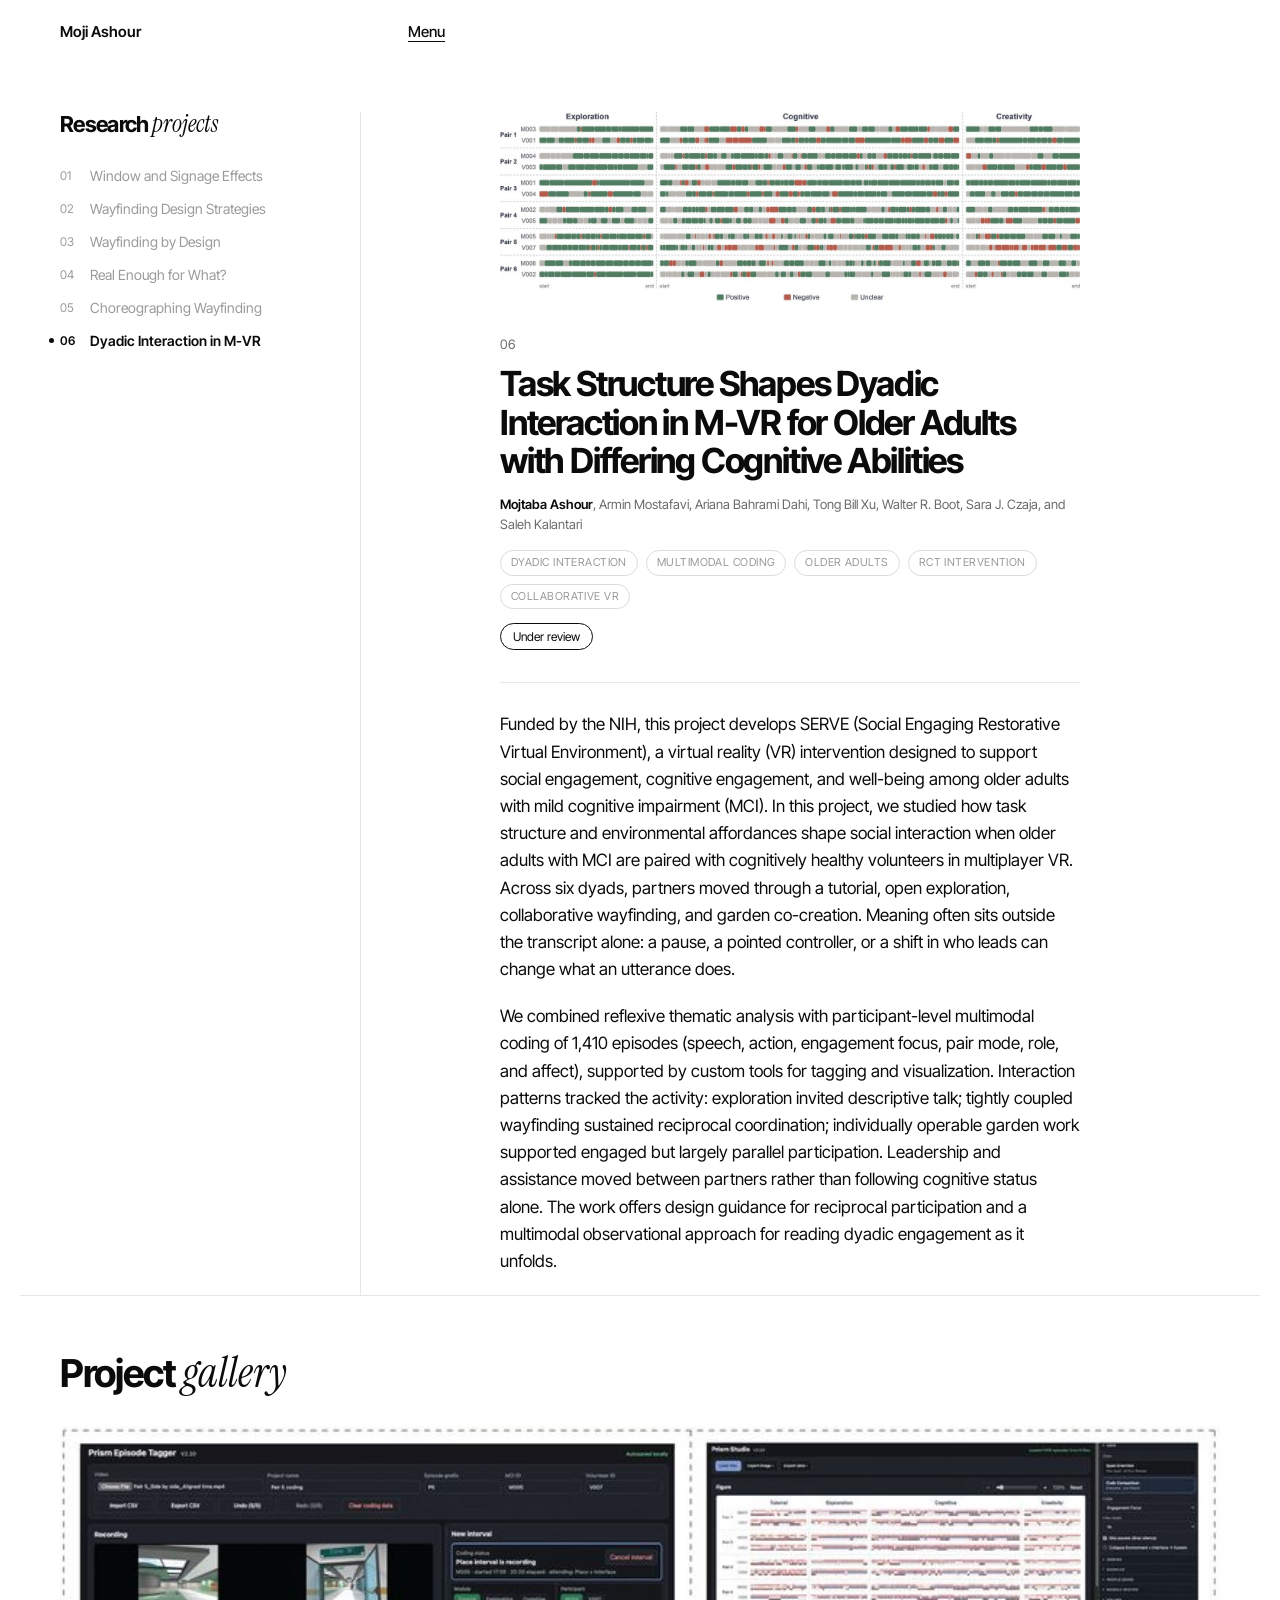
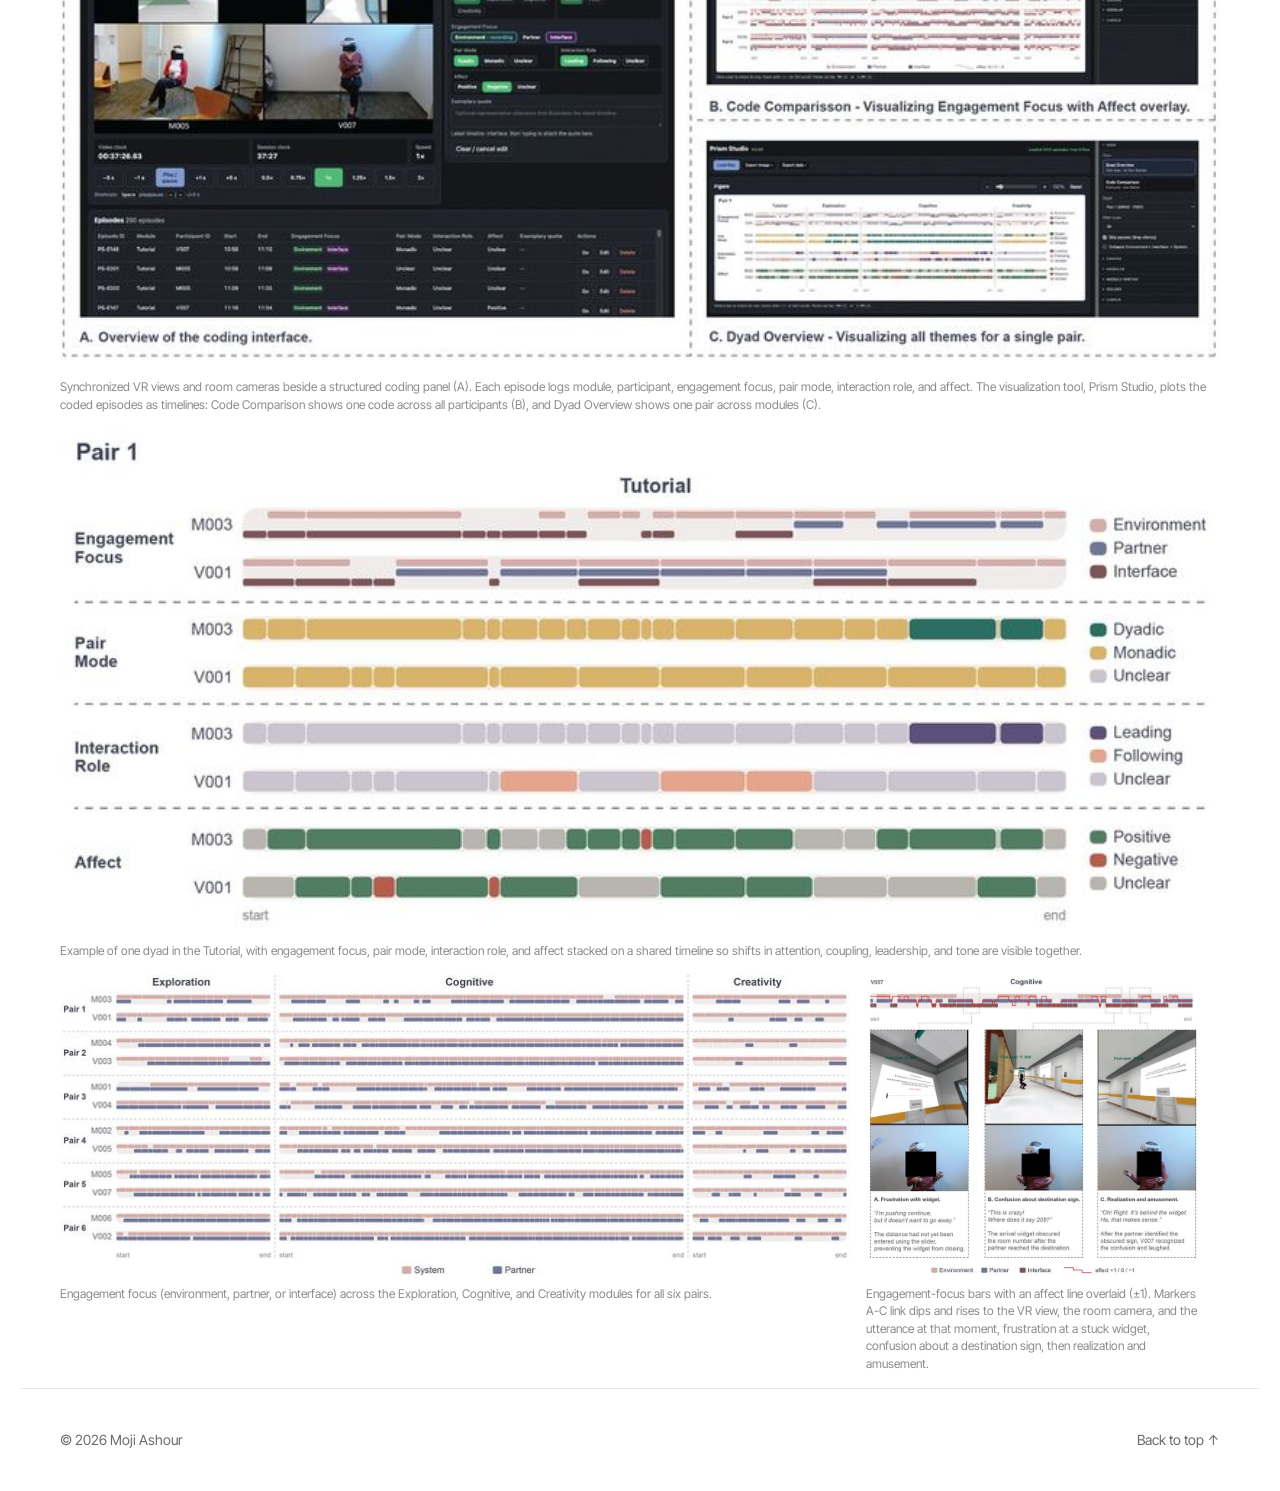
<file: projects/serve-dyadic-vr.html>
<!doctype html><html lang="en"><head><meta charset="utf-8"><meta name="viewport" content="width=device-width,initial-scale=1">
<title>Task Structure Shapes Dyadic Interaction in M-VR for Older Adults with Differing Cognitive Abilities | Mojtaba Ashour</title>
<meta name="description" content="Mojtaba Ashour, design researcher in human-building interaction (HBI). Research on wayfinding and spatial cognition.">
<link rel="preconnect" href="https://fonts.googleapis.com"><link rel="preconnect" href="https://fonts.gstatic.com" crossorigin>
<link href="https://fonts.googleapis.com/css2?family=Inter+Tight:wght@400;500;600;700;800&family=Instrument+Serif:ital@0;1&display=swap" rel="stylesheet">
<link rel="stylesheet" href="../style.css?v=21"></head><body>
<header class="nav"><div class="wrap navin"><a class="brand" href="../index.html#top">Moji Ashour</a>
<div class="menu" id="menu"><button class="menubtn" aria-expanded="false" aria-controls="menulinks">Menu</button><nav id="menulinks"><a href="../index.html#top">Home</a><a href="../index.html#about">About</a><a href="../index.html#research">Research</a><a href="../index.html#teaching">Teaching</a><a href="../participate.html">Participate</a></nav></div></div></header>

<main id="top" class="page proj">
<article class="wrap split"><aside class="side pnav" aria-label="Research projects"><p class="pnl">Research <em>projects</em></p><ol><li><a href="window-signage.html"><span class="pn">01</span>Window and Signage Effects</a></li><li><a href="healthcare-wayfinding-strategies.html"><span class="pn">02</span>Wayfinding Design Strategies</a></li><li><a href="wayfinding-by-design.html"><span class="pn">03</span>Wayfinding by Design</a></li><li><a href="real-enough.html"><span class="pn">04</span>Real Enough for What?</a></li><li><a href="choreographing-wayfinding.html"><span class="pn">05</span>Choreographing Wayfinding</a></li><li><a href="serve-dyadic-vr.html" aria-current="page"><span class="pn">06</span>Dyadic Interaction in M-VR</a></li></ol></aside><div class="pmain">
<figure class="phero"><img src="../img/research/06-serve.jpg" alt="Task Structure Shapes Dyadic Interaction in M-VR for Older Adults with Differing Cognitive Abilities, project figure"></figure>
<header class="phead"><span class="num">06</span><h1 class="ptitle">Task Structure Shapes Dyadic Interaction in M-VR for Older Adults with Differing Cognitive Abilities</h1>
<p class="pauthors"><strong class="me">Mojtaba Ashour</strong>, Armin Mostafavi, Ariana Bahrami Dahi, Tong Bill Xu, Walter R. Boot, Sara J. Czaja, and Saleh Kalantari</p>

<ul class="pkw" aria-label="Keywords"><li>Dyadic Interaction</li><li>Multimodal Coding</li><li>Older Adults</li><li>RCT Intervention</li><li>Collaborative VR</li></ul><div class="pmeta"><span class="tag">Under review</span></div></header>
<section class="pdesc" aria-label="Description"><p>Funded by the NIH, this project develops SERVE (Social Engaging Restorative Virtual Environment), a virtual reality (VR) intervention designed to support social engagement, cognitive engagement, and well-being among older adults with mild cognitive impairment (MCI). In this project, we studied how task structure and environmental affordances shape social interaction when older adults with MCI are paired with cognitively healthy volunteers in multiplayer VR. Across six dyads, partners moved through a tutorial, open exploration, collaborative wayfinding, and garden co-creation. Meaning often sits outside the transcript alone: a pause, a pointed controller, or a shift in who leads can change what an utterance does.</p><p>We combined reflexive thematic analysis with participant-level multimodal coding of 1,410 episodes (speech, action, engagement focus, pair mode, role, and affect), supported by custom tools for tagging and visualization. Interaction patterns tracked the activity: exploration invited descriptive talk; tightly coupled wayfinding sustained reciprocal coordination; individually operable garden work supported engaged but largely parallel participation. Leadership and assistance moved between partners rather than following cognitive status alone. The work offers design guidance for reciprocal participation and a multimodal observational approach for reading dyadic engagement as it unfolds.</p></section>
<p class="pback"><a class="ul" href="../index.html#research">&#8592; All research projects</a></p>
</div></article>
<section class="wrap gallery" aria-label="Project gallery" hidden>
<h2>Project <em>gallery</em></h2>
<div class="gstack">
<figure><img src="../img/projects/serve-dyadic-vr/01-t.jpg" data-full="../img/projects/serve-dyadic-vr/01.jpg" alt="Synchronized VR views and room cameras beside a structured coding panel (A)" width="1800" height="844" loading="lazy" decoding="async"><figcaption>Synchronized VR views and room cameras beside a structured coding panel (A). Each episode logs module, participant, engagement focus, pair mode, interaction role, and affect. The visualization tool, Prism Studio, plots the coded episodes as timelines: Code Comparison shows one code across all participants (B), and Dyad Overview shows one pair across modules (C).</figcaption></figure>
<figure><img src="../img/projects/serve-dyadic-vr/02-t.jpg" data-full="../img/projects/serve-dyadic-vr/02.jpg" alt="Example of one dyad in the Tutorial, with engagement focus, pair mode, interaction role, and affect stacked on a shared timeline so shifts i" width="1800" height="784" loading="lazy" decoding="async"><figcaption>Example of one dyad in the Tutorial, with engagement focus, pair mode, interaction role, and affect stacked on a shared timeline so shifts in attention, coupling, leadership, and tone are visible together.</figcaption></figure>
<figure><img src="../img/projects/serve-dyadic-vr/03-t.jpg" data-full="../img/projects/serve-dyadic-vr/03.jpg" alt="Engagement focus (environment, partner, or interface) across the Exploration, Cognitive, and Creativity modules for all six pairs." width="1800" height="689" loading="lazy" decoding="async"><figcaption>Engagement focus (environment, partner, or interface) across the Exploration, Cognitive, and Creativity modules for all six pairs.</figcaption></figure>
<figure><img src="../img/projects/serve-dyadic-vr/04-t.jpg" data-full="../img/projects/serve-dyadic-vr/04.jpg" alt="Engagement-focus bars with an affect line overlaid (±1)" width="1800" height="1629" loading="lazy" decoding="async"><figcaption>Engagement-focus bars with an affect line overlaid (±1). Markers A-C link dips and rises to the VR view, the room camera, and the utterance at that moment, frustration at a stuck widget, confusion about a destination sign, then realization and amusement.</figcaption></figure>
<!-- Add figures here, one per image, in order. Example:
<figure><img src="../img/research/gallery/serve-dyadic-vr-1.jpg" alt="Describe the image" loading="lazy"><figcaption>Caption text.</figcaption></figure>
-->
</div>
</section>
<nav class="wrap pmore" aria-label="More projects"><h2>More <em>projects</em></h2><ol><li><a href="window-signage.html"><span class="pn">01</span>Window and Signage Effects</a></li><li><a href="healthcare-wayfinding-strategies.html"><span class="pn">02</span>Wayfinding Design Strategies</a></li><li><a href="wayfinding-by-design.html"><span class="pn">03</span>Wayfinding by Design</a></li><li><a href="real-enough.html"><span class="pn">04</span>Real Enough for What?</a></li><li><a href="choreographing-wayfinding.html"><span class="pn">05</span>Choreographing Wayfinding</a></li><li><a href="serve-dyadic-vr.html" aria-current="page"><span class="pn">06</span>Dyadic Interaction in M-VR</a></li></ol></nav>
</main><footer class="wrap foot"><span>&copy; 2026 Moji Ashour</span><a href="#top">Back to top &#8593;</a></footer>
<script>(function(){var d=document.documentElement,m=document.getElementById('menu'),b=m.querySelector('.menubtn');
b.addEventListener('click',function(e){var o=m.classList.toggle('open');b.setAttribute('aria-expanded',o)});
document.addEventListener('click',function(e){if(!m.contains(e.target)){m.classList.remove('open');b.setAttribute('aria-expanded',false)}});
m.querySelectorAll('nav a').forEach(function(a){a.addEventListener('click',function(){m.classList.remove('open')})});
if(location.search.indexOf('menu')>-1)m.classList.add('open');
if(location.search.indexOf('static')>-1||matchMedia('(prefers-reduced-motion: reduce)').matches||!('IntersectionObserver' in window))return;
d.classList.add('js');var o=new IntersectionObserver(function(es){es.forEach(function(e){if(e.isIntersecting){e.target.classList.add('in');o.unobserve(e.target)}})},{rootMargin:'0px 0px -12% 0px',threshold:.15});
document.querySelectorAll('.fade').forEach(function(el){o.observe(el)})})();</script>
<script>(function(){var g=document.querySelector('.gallery');if(!g)return;var fs=[].slice.call(g.querySelectorAll('.gstack figure'));if(!fs.length){g.hidden=true;return}g.hidden=false;
var lb=document.createElement('div');lb.className='lb';lb.hidden=true;lb.setAttribute('role','dialog');lb.setAttribute('aria-modal','true');lb.setAttribute('aria-label','Image viewer');
lb.innerHTML='<div class="lbside"><p class="lbc" aria-live="polite"></p><p class="lbcap"></p><div class="lbnav"><button type="button" class="lbp" aria-label="Previous image">&#8592;</button><button type="button" class="lbn" aria-label="Next image">&#8594;</button></div></div><div class="lbimg"><img alt=""></div><button type="button" class="lbx" aria-label="Close">&#10005;</button>';
document.body.appendChild(lb);var im=lb.querySelector('img'),cap=lb.querySelector('.lbcap'),cnt=lb.querySelector('.lbc'),i=0,last=null;
if(fs.length<2){lb.querySelector('.lbp').hidden=lb.querySelector('.lbn').hidden=true}
var cache={};function pre(k){var s=fs[(k+fs.length)%fs.length].querySelector('img'),u=s.getAttribute('data-full');if(u&&!cache[u]){cache[u]=new Image();cache[u].src=u}}
function fit(W,H){var b=lb.querySelector('.lbimg'),cs=getComputedStyle(b),mw=b.clientWidth-parseFloat(cs.paddingLeft)-parseFloat(cs.paddingRight),mh=b.clientHeight-parseFloat(cs.paddingTop)-parseFloat(cs.paddingBottom),mx=parseFloat(getComputedStyle(im).maxHeight);if(mx)mh=Math.min(mh,mx);var r=Math.min(mw/W,mh/H,1);im.style.width=Math.round(W*r)+'px';im.style.height=Math.round(H*r)+'px';im._d=[W,H]}
addEventListener('resize',function(){if(!lb.hidden&&im._d)fit(im._d[0],im._d[1])});
function show(k){i=(k+fs.length)%fs.length;var s=fs[i].querySelector('img'),c=fs[i].querySelector('figcaption');var F=s.getAttribute('data-full')||s.src,W=+s.getAttribute('width')||s.naturalWidth,H=+s.getAttribute('height')||s.naturalHeight;fit(W,H);im.src=s.currentSrc||s.src;if(F!==im.src){var L=new Image();L.decoding='async';L.onload=function(){if(fs[i].querySelector('img')===s)im.src=F};L.src=F}pre(i+1);pre(i-1);im.alt=s.alt;cap.textContent=c?c.textContent:'';cnt.textContent=(i+1)+' / '+fs.length}
function open(k){last=document.activeElement;lb.hidden=false;show(k);document.body.style.overflow='hidden';lb.querySelector('.lbx').focus()}
function close(){lb.hidden=true;document.body.style.overflow='';if(last)last.focus()}
fs.forEach(function(f,k){var s=f.querySelector('img');s.tabIndex=0;s.setAttribute('role','button');s.setAttribute('aria-label','Enlarge: '+(s.alt||'image'));s.addEventListener('click',function(){open(k)});s.addEventListener('mouseenter',function(){pre(k)});s.addEventListener('keydown',function(e){if(e.key==='Enter'||e.key===' '){e.preventDefault();open(k)}})});
lb.querySelector('.lbx').onclick=close;lb.querySelector('.lbp').onclick=function(){show(i-1)};lb.querySelector('.lbn').onclick=function(){show(i+1)};
lb.addEventListener('click',function(e){if(e.target===lb||e.target.classList.contains('lbimg'))close()});
document.addEventListener('keydown',function(e){if(lb.hidden)return;if(e.key==='Escape')close();else if(e.key==='ArrowLeft')show(i-1);else if(e.key==='ArrowRight')show(i+1);else if(e.key==='Tab'){var b=[].slice.call(lb.querySelectorAll('button:not([hidden])')),a=b.indexOf(document.activeElement);e.preventDefault();b[(a+(e.shiftKey?-1:1)+b.length)%b.length].focus()}});
var x0=null;lb.addEventListener('touchstart',function(e){x0=e.touches[0].clientX},{passive:true});lb.addEventListener('touchend',function(e){if(x0===null)return;var d=e.changedTouches[0].clientX-x0;if(Math.abs(d)>40)show(i+(d<0?1:-1));x0=null})})()</script>
<script>(function(){var n=document.querySelector(".nav");function f(){n.classList.toggle("scrolled",scrollY>40)}addEventListener("scroll",f,{passive:true});f()})()</script><script>(function(){var g=document.querySelector('.gallery');if(!g||g.hidden)return;var fs=g.querySelectorAll('.gstack figure');function set(f){var i=f.querySelector('img');if(!i.naturalWidth)return;var ar=i.naturalWidth/i.naturalHeight;f.style.setProperty('--ar',ar)}fs.forEach(function(f){var i=f.querySelector('img');if(i.complete)set(f);else i.addEventListener('load',function(){set(f)})})})()</script><script>(function(){var lb=document.querySelector('.lb');if(!lb)return;var box=lb.querySelector('.lbimg'),im=box.querySelector('img'),cnt=lb.querySelector('.lbc'),fs=[].slice.call(document.querySelectorAll('.gallery .gstack figure img'));
var s=1,tx=0,ty=0,MAX=4;
var zi=document.createElement('button');zi.type='button';zi.className='lbzi';zi.setAttribute('aria-label','Zoom in');zi.innerHTML='+';var zo=document.createElement('button');zo.type='button';zo.className='lbzo';zo.setAttribute('aria-label','Zoom out');zo.innerHTML='&#8722;';lb.appendChild(zo);lb.appendChild(zi);
function full(){var k=parseInt(cnt.textContent,10)-1,f=fs[k];return f&&(f.getAttribute('data-full')||f.src)}
function ensure(){var u=full();if(u&&im.src.indexOf(u.replace(/^\.\.\//,''))<0){var a=document.createElement('a');a.href=u;im.src=a.href}}
function apply(){var w=im.offsetWidth,h=im.offsetHeight;if(s<=1){s=1;tx=ty=0}tx=Math.min(0,Math.max(w*(1-s),tx));ty=Math.min(0,Math.max(h*(1-s),ty));im.style.transform=s>1?'translate('+tx+'px,'+ty+'px) scale('+s+')':'';lb.classList.toggle('zoomed',s>1)}
function zoomAt(ns,cx,cy){ns=Math.max(1,Math.min(MAX,ns));if(ns>1)ensure();var r=im.getBoundingClientRect(),px=cx-(r.left-tx),py=cy-(r.top-ty);tx=px-(px-tx)*ns/s;ty=py-(py-ty)*ns/s;s=ns;apply()}
function center(){var r=im.getBoundingClientRect();return[r.left-tx+im.offsetWidth/2,r.top-ty+im.offsetHeight/2]}
function reset(){s=1;apply()}
zi.onclick=function(){var c=center();zoomAt(s<1.5?2.5:s*1.5,c[0],c[1])};zo.onclick=function(){var c=center();zoomAt(s/1.5,c[0],c[1])};
new MutationObserver(reset).observe(cnt,{childList:true,characterData:true,subtree:true});new MutationObserver(function(){if(lb.hidden)reset()}).observe(lb,{attributes:true,attributeFilter:['hidden']});
var drag=null,moved=false;
im.addEventListener('mousedown',function(e){if(e.button)return;e.preventDefault();moved=false;drag={x:e.clientX,y:e.clientY,tx:tx,ty:ty}});
addEventListener('mousemove',function(e){if(!drag||s<=1)return;var dx=e.clientX-drag.x,dy=e.clientY-drag.y;if(Math.abs(dx)+Math.abs(dy)>3)moved=true;tx=drag.tx+dx;ty=drag.ty+dy;apply()});
addEventListener('mouseup',function(){drag=null});
var lt=0;im.addEventListener('click',function(e){e.stopPropagation();if(Date.now()-lt<800)return;if(moved){moved=false;return}if(s>1)reset();else zoomAt(2.5,e.clientX,e.clientY)});
box.addEventListener('wheel',function(e){if(lb.hidden)return;e.preventDefault();zoomAt(s*Math.exp(-e.deltaY*(e.ctrlKey?0.01:0.002)),e.clientX,e.clientY)},{passive:false});
addEventListener('keydown',function(e){if(!lb.hidden&&s>1&&(e.key==='ArrowLeft'||e.key==='ArrowRight'))e.stopImmediatePropagation()},true);
var t0=null,pin=null,lastTap=0;function d(a,b){return Math.hypot(a.clientX-b.clientX,a.clientY-b.clientY)}
box.addEventListener('touchstart',function(e){if(e.touches.length===2){pin={d:d(e.touches[0],e.touches[1]),s:s};e.preventDefault()}else if(e.touches.length===1){t0={x:e.touches[0].clientX,y:e.touches[0].clientY,tx:tx,ty:ty}}if(s>1||pin)e.stopPropagation()},{passive:false});
box.addEventListener('touchmove',function(e){if(pin&&e.touches.length===2){e.preventDefault();var a=e.touches[0],b=e.touches[1];zoomAt(pin.s*d(a,b)/pin.d,(a.clientX+b.clientX)/2,(a.clientY+b.clientY)/2)}else if(s>1&&t0&&e.touches.length===1){e.preventDefault();tx=t0.tx+e.touches[0].clientX-t0.x;ty=t0.ty+e.touches[0].clientY-t0.y;apply()}},{passive:false});
box.addEventListener('touchend',function(e){lt=Date.now();var was=pin||s>1;if(e.touches.length<2)pin=null;if(!e.touches.length&&e.target===im&&t0){var c=e.changedTouches[0],now=Date.now();if(Math.abs(c.clientX-t0.x)<10&&Math.abs(c.clientY-t0.y)<10){if(now-lastTap<300){e.preventDefault();if(s>1)reset();else zoomAt(2.5,c.clientX,c.clientY);lastTap=0;was=true}else lastTap=now}}if(e.touches.length===1)t0={x:e.touches[0].clientX,y:e.touches[0].clientY,tx:tx,ty:ty};if(was)e.stopPropagation()},{passive:false});
})()</script></body></html>
</file>
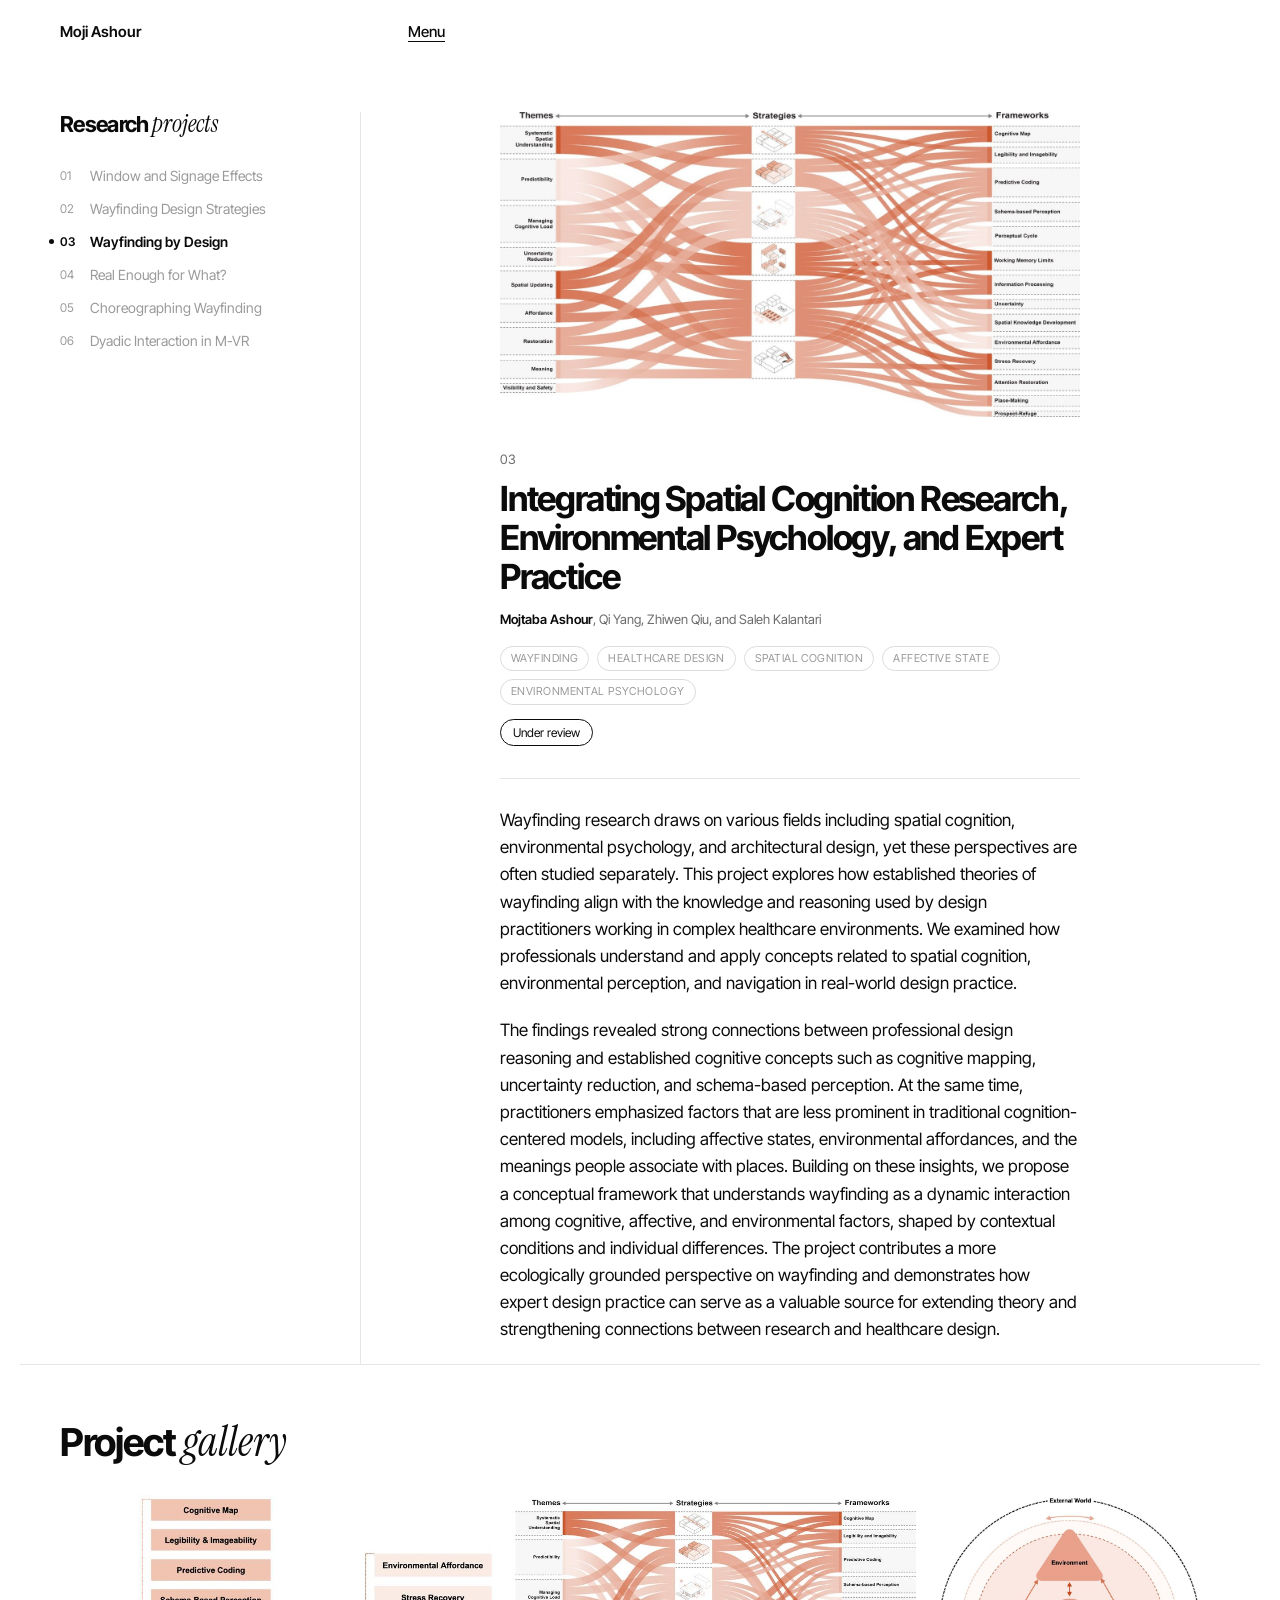
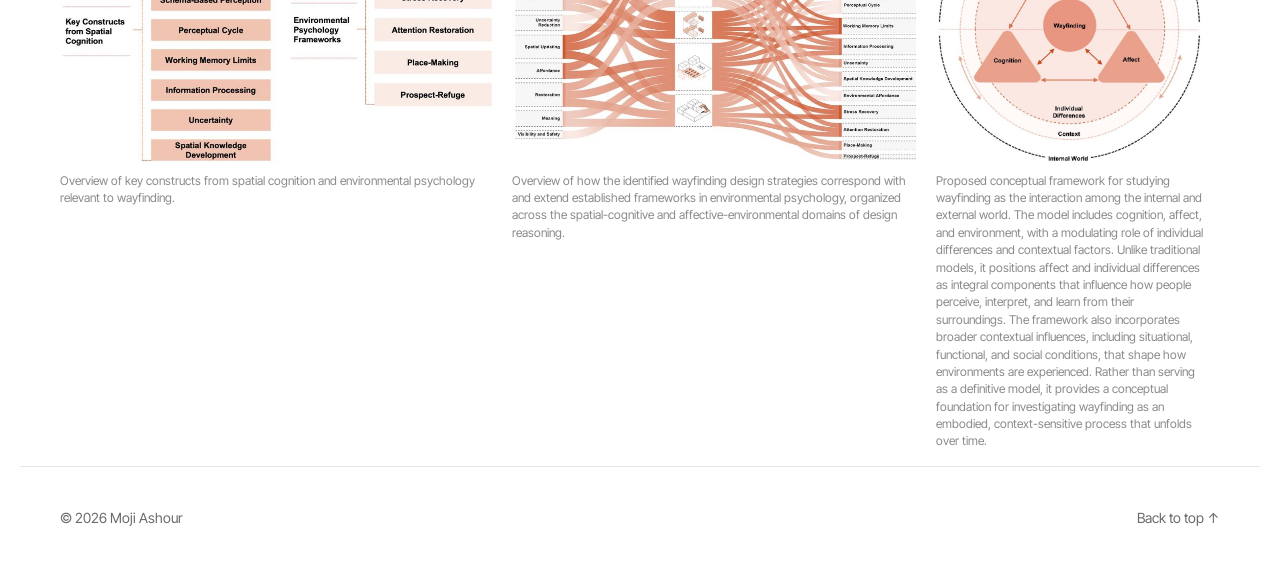
<file: projects/wayfinding-by-design.html>
<!doctype html><html lang="en"><head><meta charset="utf-8"><meta name="viewport" content="width=device-width,initial-scale=1">
<title>Integrating Spatial Cognition Research, Environmental Psychology, and Expert Practice | Mojtaba Ashour</title>
<meta name="description" content="Mojtaba Ashour, design researcher in human-building interaction (HBI). Research on wayfinding and spatial cognition.">
<link rel="preconnect" href="https://fonts.googleapis.com"><link rel="preconnect" href="https://fonts.gstatic.com" crossorigin>
<link href="https://fonts.googleapis.com/css2?family=Inter+Tight:wght@400;500;600;700;800&family=Instrument+Serif:ital@0;1&display=swap" rel="stylesheet">
<link rel="stylesheet" href="../style.css?v=21"></head><body>
<header class="nav"><div class="wrap navin"><a class="brand" href="../index.html#top">Moji Ashour</a>
<div class="menu" id="menu"><button class="menubtn" aria-expanded="false" aria-controls="menulinks">Menu</button><nav id="menulinks"><a href="../index.html#top">Home</a><a href="../index.html#about">About</a><a href="../index.html#research">Research</a><a href="../index.html#teaching">Teaching</a><a href="../participate.html">Participate</a></nav></div></div></header>

<main id="top" class="page proj">
<article class="wrap split"><aside class="side pnav" aria-label="Research projects"><p class="pnl">Research <em>projects</em></p><ol><li><a href="window-signage.html"><span class="pn">01</span>Window and Signage Effects</a></li><li><a href="healthcare-wayfinding-strategies.html"><span class="pn">02</span>Wayfinding Design Strategies</a></li><li><a href="wayfinding-by-design.html" aria-current="page"><span class="pn">03</span>Wayfinding by Design</a></li><li><a href="real-enough.html"><span class="pn">04</span>Real Enough for What?</a></li><li><a href="choreographing-wayfinding.html"><span class="pn">05</span>Choreographing Wayfinding</a></li><li><a href="serve-dyadic-vr.html"><span class="pn">06</span>Dyadic Interaction in M-VR</a></li></ol></aside><div class="pmain">
<figure class="phero"><img src="../img/research/03-wayfinding-by-design.jpg" alt="Integrating Spatial Cognition Research, Environmental Psychology, and Expert Practice, project figure"></figure>
<header class="phead"><span class="num">03</span><h1 class="ptitle">Integrating Spatial Cognition Research, Environmental Psychology, and Expert Practice</h1>
<p class="pauthors"><strong class="me">Mojtaba Ashour</strong>, Qi Yang, Zhiwen Qiu, and Saleh Kalantari</p>

<ul class="pkw" aria-label="Keywords"><li>Wayfinding</li><li>Healthcare Design</li><li>Spatial Cognition</li><li>Affective State</li><li>Environmental Psychology</li></ul><div class="pmeta"><span class="tag">Under review</span></div></header>
<section class="pdesc" aria-label="Description"><p>Wayfinding research draws on various fields including spatial cognition, environmental psychology, and architectural design, yet these perspectives are often studied separately. This project explores how established theories of wayfinding align with the knowledge and reasoning used by design practitioners working in complex healthcare environments. We examined how professionals understand and apply concepts related to spatial cognition, environmental perception, and navigation in real-world design practice.</p><p>The findings revealed strong connections between professional design reasoning and established cognitive concepts such as cognitive mapping, uncertainty reduction, and schema-based perception. At the same time, practitioners emphasized factors that are less prominent in traditional cognition-centered models, including affective states, environmental affordances, and the meanings people associate with places. Building on these insights, we propose a conceptual framework that understands wayfinding as a dynamic interaction among cognitive, affective, and environmental factors, shaped by contextual conditions and individual differences. The project contributes a more ecologically grounded perspective on wayfinding and demonstrates how expert design practice can serve as a valuable source for extending theory and strengthening connections between research and healthcare design.</p></section>
<p class="pback"><a class="ul" href="../index.html#research">&#8592; All research projects</a></p>
</div></article>
<section class="wrap gallery" aria-label="Project gallery" hidden>
<h2>Project <em>gallery</em></h2>
<div class="gstack">
<figure><img src="../img/projects/wayfinding-by-design/01-t.jpg" data-full="../img/projects/wayfinding-by-design/01.jpg" alt="Overview of key constructs from spatial cognition and environmental psychology relevant to wayfinding." width="1800" height="1109" loading="lazy" decoding="async"><figcaption>Overview of key constructs from spatial cognition and environmental psychology relevant to wayfinding.</figcaption></figure>
<figure><img src="../img/projects/wayfinding-by-design/02-t.jpg" data-full="../img/projects/wayfinding-by-design/02.jpg" alt="Overview of how the identified wayfinding design strategies correspond with and extend established frameworks in environmental psychology, o" width="1800" height="1186" loading="lazy" decoding="async"><figcaption>Overview of how the identified wayfinding design strategies correspond with and extend established frameworks in environmental psychology, organized across the spatial-cognitive and affective-environmental domains of design reasoning.</figcaption></figure>
<figure><img src="../img/projects/wayfinding-by-design/03-t.jpg" data-full="../img/projects/wayfinding-by-design/03.jpg" alt="Proposed conceptual framework for studying wayfinding as the interaction among the internal and external world" width="1408" height="1416" loading="lazy" decoding="async"><figcaption>Proposed conceptual framework for studying wayfinding as the interaction among the internal and external world. The model includes cognition, affect, and environment, with a modulating role of individual differences and contextual factors. Unlike traditional models, it positions affect and individual differences as integral components that influence how people perceive, interpret, and learn from their surroundings. The framework also incorporates broader contextual influences, including situational, functional, and social conditions, that shape how environments are experienced. Rather than serving as a definitive model, it provides a conceptual foundation for investigating wayfinding as an embodied, context-sensitive process that unfolds over time.</figcaption></figure>
<!-- Add figures here, one per image, in order. Example:
<figure><img src="../img/research/gallery/wayfinding-by-design-1.jpg" alt="Describe the image" loading="lazy"><figcaption>Caption text.</figcaption></figure>
-->
</div>
</section>
<nav class="wrap pmore" aria-label="More projects"><h2>More <em>projects</em></h2><ol><li><a href="window-signage.html"><span class="pn">01</span>Window and Signage Effects</a></li><li><a href="healthcare-wayfinding-strategies.html"><span class="pn">02</span>Wayfinding Design Strategies</a></li><li><a href="wayfinding-by-design.html" aria-current="page"><span class="pn">03</span>Wayfinding by Design</a></li><li><a href="real-enough.html"><span class="pn">04</span>Real Enough for What?</a></li><li><a href="choreographing-wayfinding.html"><span class="pn">05</span>Choreographing Wayfinding</a></li><li><a href="serve-dyadic-vr.html"><span class="pn">06</span>Dyadic Interaction in M-VR</a></li></ol></nav>
</main><footer class="wrap foot"><span>&copy; 2026 Moji Ashour</span><a href="#top">Back to top &#8593;</a></footer>
<script>(function(){var d=document.documentElement,m=document.getElementById('menu'),b=m.querySelector('.menubtn');
b.addEventListener('click',function(e){var o=m.classList.toggle('open');b.setAttribute('aria-expanded',o)});
document.addEventListener('click',function(e){if(!m.contains(e.target)){m.classList.remove('open');b.setAttribute('aria-expanded',false)}});
m.querySelectorAll('nav a').forEach(function(a){a.addEventListener('click',function(){m.classList.remove('open')})});
if(location.search.indexOf('menu')>-1)m.classList.add('open');
if(location.search.indexOf('static')>-1||matchMedia('(prefers-reduced-motion: reduce)').matches||!('IntersectionObserver' in window))return;
d.classList.add('js');var o=new IntersectionObserver(function(es){es.forEach(function(e){if(e.isIntersecting){e.target.classList.add('in');o.unobserve(e.target)}})},{rootMargin:'0px 0px -12% 0px',threshold:.15});
document.querySelectorAll('.fade').forEach(function(el){o.observe(el)})})();</script>
<script>(function(){var g=document.querySelector('.gallery');if(!g)return;var fs=[].slice.call(g.querySelectorAll('.gstack figure'));if(!fs.length){g.hidden=true;return}g.hidden=false;
var lb=document.createElement('div');lb.className='lb';lb.hidden=true;lb.setAttribute('role','dialog');lb.setAttribute('aria-modal','true');lb.setAttribute('aria-label','Image viewer');
lb.innerHTML='<div class="lbside"><p class="lbc" aria-live="polite"></p><p class="lbcap"></p><div class="lbnav"><button type="button" class="lbp" aria-label="Previous image">&#8592;</button><button type="button" class="lbn" aria-label="Next image">&#8594;</button></div></div><div class="lbimg"><img alt=""></div><button type="button" class="lbx" aria-label="Close">&#10005;</button>';
document.body.appendChild(lb);var im=lb.querySelector('img'),cap=lb.querySelector('.lbcap'),cnt=lb.querySelector('.lbc'),i=0,last=null;
if(fs.length<2){lb.querySelector('.lbp').hidden=lb.querySelector('.lbn').hidden=true}
var cache={};function pre(k){var s=fs[(k+fs.length)%fs.length].querySelector('img'),u=s.getAttribute('data-full');if(u&&!cache[u]){cache[u]=new Image();cache[u].src=u}}
function fit(W,H){var b=lb.querySelector('.lbimg'),cs=getComputedStyle(b),mw=b.clientWidth-parseFloat(cs.paddingLeft)-parseFloat(cs.paddingRight),mh=b.clientHeight-parseFloat(cs.paddingTop)-parseFloat(cs.paddingBottom),mx=parseFloat(getComputedStyle(im).maxHeight);if(mx)mh=Math.min(mh,mx);var r=Math.min(mw/W,mh/H,1);im.style.width=Math.round(W*r)+'px';im.style.height=Math.round(H*r)+'px';im._d=[W,H]}
addEventListener('resize',function(){if(!lb.hidden&&im._d)fit(im._d[0],im._d[1])});
function show(k){i=(k+fs.length)%fs.length;var s=fs[i].querySelector('img'),c=fs[i].querySelector('figcaption');var F=s.getAttribute('data-full')||s.src,W=+s.getAttribute('width')||s.naturalWidth,H=+s.getAttribute('height')||s.naturalHeight;fit(W,H);im.src=s.currentSrc||s.src;if(F!==im.src){var L=new Image();L.decoding='async';L.onload=function(){if(fs[i].querySelector('img')===s)im.src=F};L.src=F}pre(i+1);pre(i-1);im.alt=s.alt;cap.textContent=c?c.textContent:'';cnt.textContent=(i+1)+' / '+fs.length}
function open(k){last=document.activeElement;lb.hidden=false;show(k);document.body.style.overflow='hidden';lb.querySelector('.lbx').focus()}
function close(){lb.hidden=true;document.body.style.overflow='';if(last)last.focus()}
fs.forEach(function(f,k){var s=f.querySelector('img');s.tabIndex=0;s.setAttribute('role','button');s.setAttribute('aria-label','Enlarge: '+(s.alt||'image'));s.addEventListener('click',function(){open(k)});s.addEventListener('mouseenter',function(){pre(k)});s.addEventListener('keydown',function(e){if(e.key==='Enter'||e.key===' '){e.preventDefault();open(k)}})});
lb.querySelector('.lbx').onclick=close;lb.querySelector('.lbp').onclick=function(){show(i-1)};lb.querySelector('.lbn').onclick=function(){show(i+1)};
lb.addEventListener('click',function(e){if(e.target===lb||e.target.classList.contains('lbimg'))close()});
document.addEventListener('keydown',function(e){if(lb.hidden)return;if(e.key==='Escape')close();else if(e.key==='ArrowLeft')show(i-1);else if(e.key==='ArrowRight')show(i+1);else if(e.key==='Tab'){var b=[].slice.call(lb.querySelectorAll('button:not([hidden])')),a=b.indexOf(document.activeElement);e.preventDefault();b[(a+(e.shiftKey?-1:1)+b.length)%b.length].focus()}});
var x0=null;lb.addEventListener('touchstart',function(e){x0=e.touches[0].clientX},{passive:true});lb.addEventListener('touchend',function(e){if(x0===null)return;var d=e.changedTouches[0].clientX-x0;if(Math.abs(d)>40)show(i+(d<0?1:-1));x0=null})})()</script>
<script>(function(){var n=document.querySelector(".nav");function f(){n.classList.toggle("scrolled",scrollY>40)}addEventListener("scroll",f,{passive:true});f()})()</script><script>(function(){var g=document.querySelector('.gallery');if(!g||g.hidden)return;var fs=g.querySelectorAll('.gstack figure');function set(f){var i=f.querySelector('img');if(!i.naturalWidth)return;var ar=i.naturalWidth/i.naturalHeight;f.style.setProperty('--ar',ar)}fs.forEach(function(f){var i=f.querySelector('img');if(i.complete)set(f);else i.addEventListener('load',function(){set(f)})})})()</script><script>(function(){var lb=document.querySelector('.lb');if(!lb)return;var box=lb.querySelector('.lbimg'),im=box.querySelector('img'),cnt=lb.querySelector('.lbc'),fs=[].slice.call(document.querySelectorAll('.gallery .gstack figure img'));
var s=1,tx=0,ty=0,MAX=4;
var zi=document.createElement('button');zi.type='button';zi.className='lbzi';zi.setAttribute('aria-label','Zoom in');zi.innerHTML='+';var zo=document.createElement('button');zo.type='button';zo.className='lbzo';zo.setAttribute('aria-label','Zoom out');zo.innerHTML='&#8722;';lb.appendChild(zo);lb.appendChild(zi);
function full(){var k=parseInt(cnt.textContent,10)-1,f=fs[k];return f&&(f.getAttribute('data-full')||f.src)}
function ensure(){var u=full();if(u&&im.src.indexOf(u.replace(/^\.\.\//,''))<0){var a=document.createElement('a');a.href=u;im.src=a.href}}
function apply(){var w=im.offsetWidth,h=im.offsetHeight;if(s<=1){s=1;tx=ty=0}tx=Math.min(0,Math.max(w*(1-s),tx));ty=Math.min(0,Math.max(h*(1-s),ty));im.style.transform=s>1?'translate('+tx+'px,'+ty+'px) scale('+s+')':'';lb.classList.toggle('zoomed',s>1)}
function zoomAt(ns,cx,cy){ns=Math.max(1,Math.min(MAX,ns));if(ns>1)ensure();var r=im.getBoundingClientRect(),px=cx-(r.left-tx),py=cy-(r.top-ty);tx=px-(px-tx)*ns/s;ty=py-(py-ty)*ns/s;s=ns;apply()}
function center(){var r=im.getBoundingClientRect();return[r.left-tx+im.offsetWidth/2,r.top-ty+im.offsetHeight/2]}
function reset(){s=1;apply()}
zi.onclick=function(){var c=center();zoomAt(s<1.5?2.5:s*1.5,c[0],c[1])};zo.onclick=function(){var c=center();zoomAt(s/1.5,c[0],c[1])};
new MutationObserver(reset).observe(cnt,{childList:true,characterData:true,subtree:true});new MutationObserver(function(){if(lb.hidden)reset()}).observe(lb,{attributes:true,attributeFilter:['hidden']});
var drag=null,moved=false;
im.addEventListener('mousedown',function(e){if(e.button)return;e.preventDefault();moved=false;drag={x:e.clientX,y:e.clientY,tx:tx,ty:ty}});
addEventListener('mousemove',function(e){if(!drag||s<=1)return;var dx=e.clientX-drag.x,dy=e.clientY-drag.y;if(Math.abs(dx)+Math.abs(dy)>3)moved=true;tx=drag.tx+dx;ty=drag.ty+dy;apply()});
addEventListener('mouseup',function(){drag=null});
var lt=0;im.addEventListener('click',function(e){e.stopPropagation();if(Date.now()-lt<800)return;if(moved){moved=false;return}if(s>1)reset();else zoomAt(2.5,e.clientX,e.clientY)});
box.addEventListener('wheel',function(e){if(lb.hidden)return;e.preventDefault();zoomAt(s*Math.exp(-e.deltaY*(e.ctrlKey?0.01:0.002)),e.clientX,e.clientY)},{passive:false});
addEventListener('keydown',function(e){if(!lb.hidden&&s>1&&(e.key==='ArrowLeft'||e.key==='ArrowRight'))e.stopImmediatePropagation()},true);
var t0=null,pin=null,lastTap=0;function d(a,b){return Math.hypot(a.clientX-b.clientX,a.clientY-b.clientY)}
box.addEventListener('touchstart',function(e){if(e.touches.length===2){pin={d:d(e.touches[0],e.touches[1]),s:s};e.preventDefault()}else if(e.touches.length===1){t0={x:e.touches[0].clientX,y:e.touches[0].clientY,tx:tx,ty:ty}}if(s>1||pin)e.stopPropagation()},{passive:false});
box.addEventListener('touchmove',function(e){if(pin&&e.touches.length===2){e.preventDefault();var a=e.touches[0],b=e.touches[1];zoomAt(pin.s*d(a,b)/pin.d,(a.clientX+b.clientX)/2,(a.clientY+b.clientY)/2)}else if(s>1&&t0&&e.touches.length===1){e.preventDefault();tx=t0.tx+e.touches[0].clientX-t0.x;ty=t0.ty+e.touches[0].clientY-t0.y;apply()}},{passive:false});
box.addEventListener('touchend',function(e){lt=Date.now();var was=pin||s>1;if(e.touches.length<2)pin=null;if(!e.touches.length&&e.target===im&&t0){var c=e.changedTouches[0],now=Date.now();if(Math.abs(c.clientX-t0.x)<10&&Math.abs(c.clientY-t0.y)<10){if(now-lastTap<300){e.preventDefault();if(s>1)reset();else zoomAt(2.5,c.clientX,c.clientY);lastTap=0;was=true}else lastTap=now}}if(e.touches.length===1)t0={x:e.touches[0].clientX,y:e.touches[0].clientY,tx:tx,ty:ty};if(was)e.stopPropagation()},{passive:false});
})()</script></body></html>
</file>
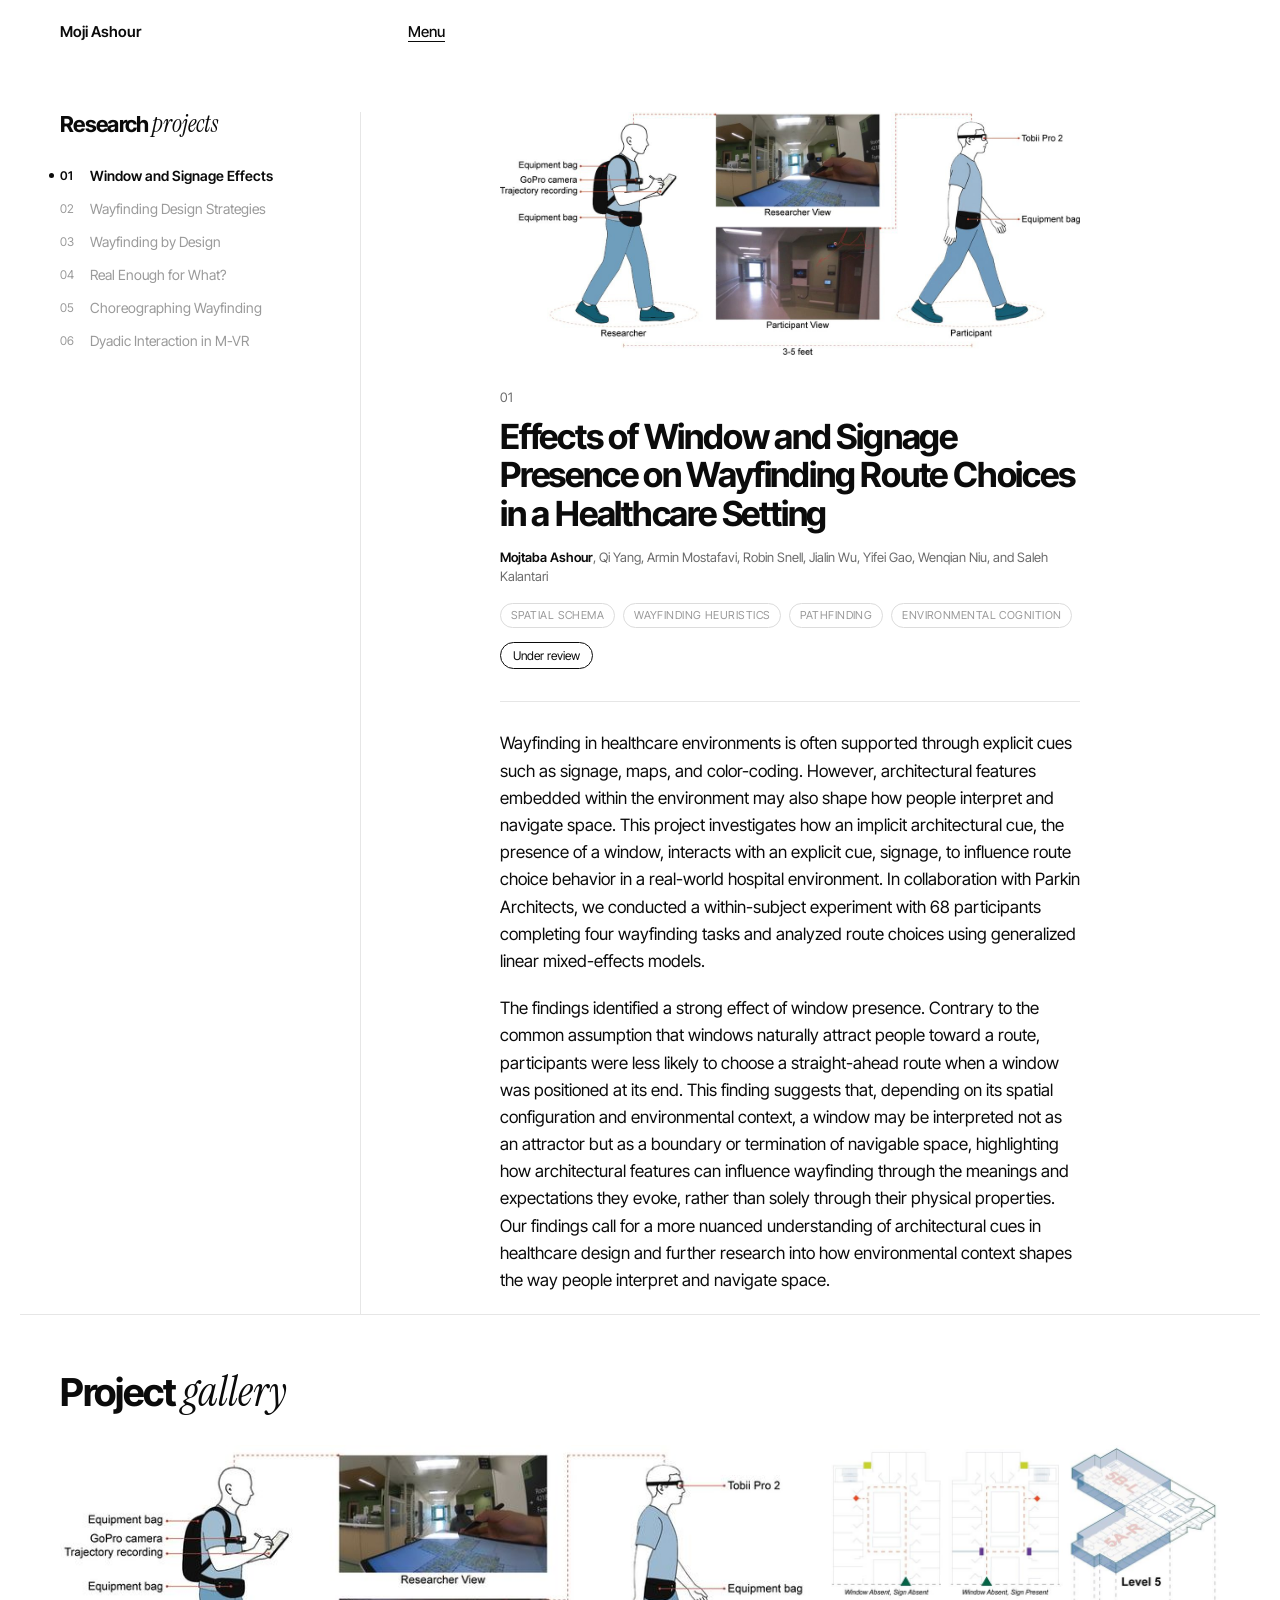
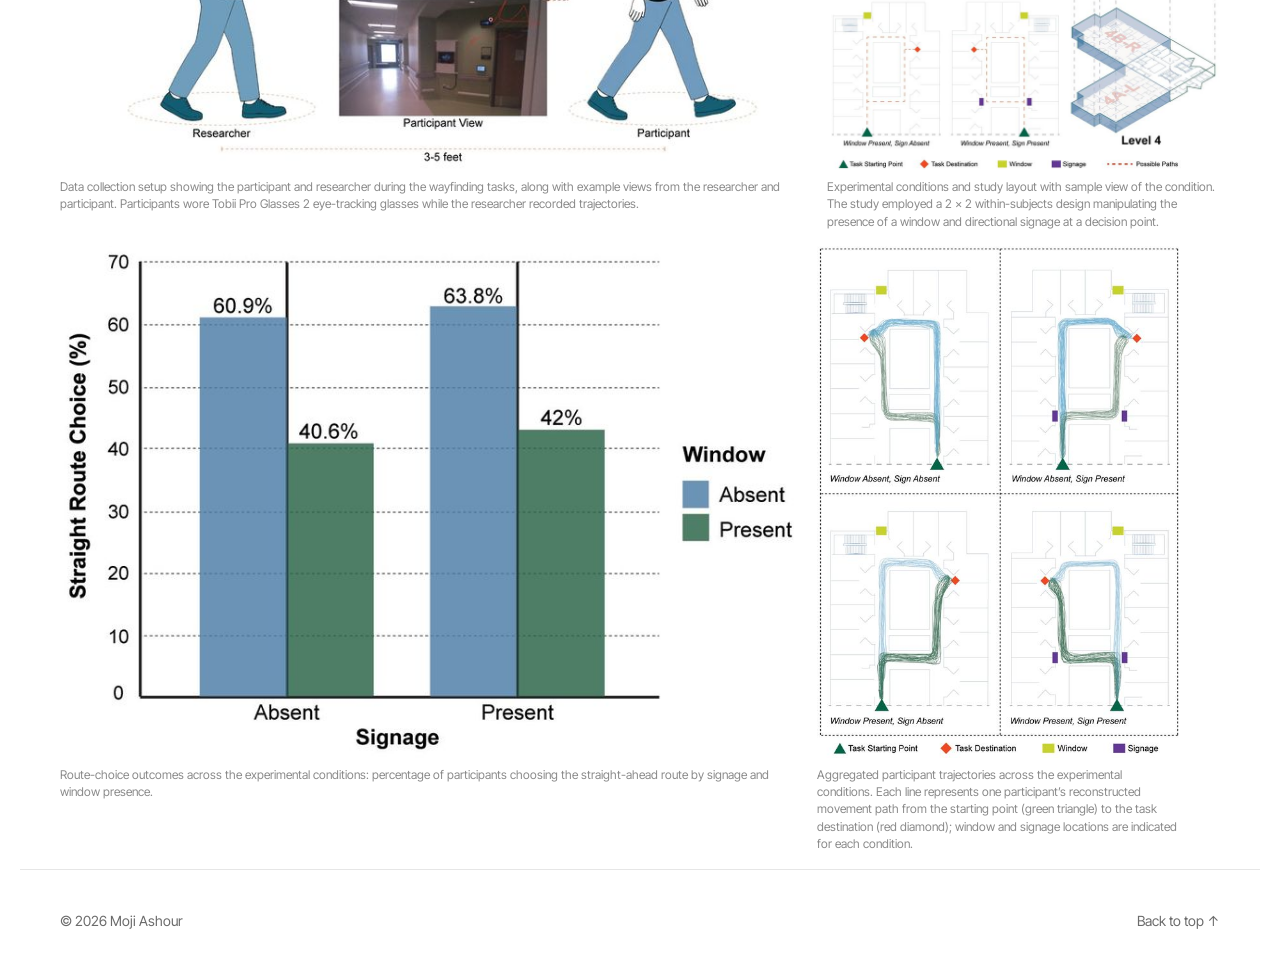
<file: projects/window-signage.html>
<!doctype html><html lang="en"><head><meta charset="utf-8"><meta name="viewport" content="width=device-width,initial-scale=1">
<title>Effects of Window and Signage Presence on Wayfinding Route Choices in a Healthcare Setting | Mojtaba Ashour</title>
<meta name="description" content="Mojtaba Ashour, design researcher in human-building interaction (HBI). Research on wayfinding and spatial cognition.">
<link rel="preconnect" href="https://fonts.googleapis.com"><link rel="preconnect" href="https://fonts.gstatic.com" crossorigin>
<link href="https://fonts.googleapis.com/css2?family=Inter+Tight:wght@400;500;600;700;800&family=Instrument+Serif:ital@0;1&display=swap" rel="stylesheet">
<link rel="stylesheet" href="../style.css?v=21"></head><body>
<header class="nav"><div class="wrap navin"><a class="brand" href="../index.html#top">Moji Ashour</a>
<div class="menu" id="menu"><button class="menubtn" aria-expanded="false" aria-controls="menulinks">Menu</button><nav id="menulinks"><a href="../index.html#top">Home</a><a href="../index.html#about">About</a><a href="../index.html#research">Research</a><a href="../index.html#teaching">Teaching</a><a href="../participate.html">Participate</a></nav></div></div></header>

<main id="top" class="page proj">
<article class="wrap split"><aside class="side pnav" aria-label="Research projects"><p class="pnl">Research <em>projects</em></p><ol><li><a href="window-signage.html" aria-current="page"><span class="pn">01</span>Window and Signage Effects</a></li><li><a href="healthcare-wayfinding-strategies.html"><span class="pn">02</span>Wayfinding Design Strategies</a></li><li><a href="wayfinding-by-design.html"><span class="pn">03</span>Wayfinding by Design</a></li><li><a href="real-enough.html"><span class="pn">04</span>Real Enough for What?</a></li><li><a href="choreographing-wayfinding.html"><span class="pn">05</span>Choreographing Wayfinding</a></li><li><a href="serve-dyadic-vr.html"><span class="pn">06</span>Dyadic Interaction in M-VR</a></li></ol></aside><div class="pmain">
<figure class="phero"><img src="../img/research/01-window.jpg" alt="Effects of Window and Signage Presence on Wayfinding Route Choices in a Healthcare Setting, project figure"></figure>
<header class="phead"><span class="num">01</span><h1 class="ptitle">Effects of Window and Signage Presence on Wayfinding Route Choices in a Healthcare Setting</h1>
<p class="pauthors"><strong class="me">Mojtaba Ashour</strong>, Qi Yang, Armin Mostafavi, Robin Snell, Jialin Wu, Yifei Gao, Wenqian Niu, and Saleh Kalantari</p>

<ul class="pkw" aria-label="Keywords"><li>Spatial Schema</li><li>Wayfinding Heuristics</li><li>Pathfinding</li><li>Environmental Cognition</li></ul><div class="pmeta"><span class="tag">Under review</span></div></header>
<section class="pdesc" aria-label="Description"><p>Wayfinding in healthcare environments is often supported through explicit cues such as signage, maps, and color-coding. However, architectural features embedded within the environment may also shape how people interpret and navigate space. This project investigates how an implicit architectural cue, the presence of a window, interacts with an explicit cue, signage, to influence route choice behavior in a real-world hospital environment. In collaboration with Parkin Architects, we conducted a within-subject experiment with 68 participants completing four wayfinding tasks and analyzed route choices using generalized linear mixed-effects models.</p><p>The findings identified a strong effect of window presence. Contrary to the common assumption that windows naturally attract people toward a route, participants were less likely to choose a straight-ahead route when a window was positioned at its end. This finding suggests that, depending on its spatial configuration and environmental context, a window may be interpreted not as an attractor but as a boundary or termination of navigable space, highlighting how architectural features can influence wayfinding through the meanings and expectations they evoke, rather than solely through their physical properties. Our findings call for a more nuanced understanding of architectural cues in healthcare design and further research into how environmental context shapes the way people interpret and navigate space.</p></section>
<p class="pback"><a class="ul" href="../index.html#research">&#8592; All research projects</a></p>
</div></article>
<section class="wrap gallery" aria-label="Project gallery" hidden>
<h2>Project <em>gallery</em></h2>
<div class="gstack">
<figure><img src="../img/projects/window-signage/01-t.jpg" data-full="../img/projects/window-signage/01.jpg" alt="Data collection setup showing the participant and researcher during the wayfinding tasks, along with example views from the researcher and p" width="1800" height="779" loading="lazy" decoding="async"><figcaption>Data collection setup showing the participant and researcher during the wayfinding tasks, along with example views from the researcher and participant. Participants wore Tobii Pro Glasses 2 eye-tracking glasses while the researcher recorded trajectories.</figcaption></figure>
<figure><img src="../img/projects/window-signage/02-t.jpg" data-full="../img/projects/window-signage/02.jpg" alt="Experimental conditions and study layout with sample view of the condition" width="1800" height="1484" loading="lazy" decoding="async"><figcaption>Experimental conditions and study layout with sample view of the condition. The study employed a 2 × 2 within-subjects design manipulating the presence of a window and directional signage at a decision point.</figcaption></figure>
<figure><img src="../img/projects/window-signage/03-t.jpg" data-full="../img/projects/window-signage/03.jpg" alt="Route-choice outcomes across the experimental conditions: percentage of participants choosing the straight-ahead route by signage and window" width="1147" height="792" loading="lazy" decoding="async"><figcaption>Route-choice outcomes across the experimental conditions: percentage of participants choosing the straight-ahead route by signage and window presence.</figcaption></figure>
<figure><img src="../img/projects/window-signage/04-t.jpg" data-full="../img/projects/window-signage/04.jpg" alt="Aggregated participant trajectories across the experimental conditions" width="1273" height="1800" loading="lazy" decoding="async"><figcaption>Aggregated participant trajectories across the experimental conditions. Each line represents one participant’s reconstructed movement path from the starting point (green triangle) to the task destination (red diamond); window and signage locations are indicated for each condition.</figcaption></figure>
<!-- Add figures here, one per image, in order. Example:
<figure><img src="../img/research/gallery/window-signage-1.jpg" alt="Describe the image" loading="lazy"><figcaption>Caption text.</figcaption></figure>
-->
</div>
</section>
<nav class="wrap pmore" aria-label="More projects"><h2>More <em>projects</em></h2><ol><li><a href="window-signage.html" aria-current="page"><span class="pn">01</span>Window and Signage Effects</a></li><li><a href="healthcare-wayfinding-strategies.html"><span class="pn">02</span>Wayfinding Design Strategies</a></li><li><a href="wayfinding-by-design.html"><span class="pn">03</span>Wayfinding by Design</a></li><li><a href="real-enough.html"><span class="pn">04</span>Real Enough for What?</a></li><li><a href="choreographing-wayfinding.html"><span class="pn">05</span>Choreographing Wayfinding</a></li><li><a href="serve-dyadic-vr.html"><span class="pn">06</span>Dyadic Interaction in M-VR</a></li></ol></nav>
</main><footer class="wrap foot"><span>&copy; 2026 Moji Ashour</span><a href="#top">Back to top &#8593;</a></footer>
<script>(function(){var d=document.documentElement,m=document.getElementById('menu'),b=m.querySelector('.menubtn');
b.addEventListener('click',function(e){var o=m.classList.toggle('open');b.setAttribute('aria-expanded',o)});
document.addEventListener('click',function(e){if(!m.contains(e.target)){m.classList.remove('open');b.setAttribute('aria-expanded',false)}});
m.querySelectorAll('nav a').forEach(function(a){a.addEventListener('click',function(){m.classList.remove('open')})});
if(location.search.indexOf('menu')>-1)m.classList.add('open');
if(location.search.indexOf('static')>-1||matchMedia('(prefers-reduced-motion: reduce)').matches||!('IntersectionObserver' in window))return;
d.classList.add('js');var o=new IntersectionObserver(function(es){es.forEach(function(e){if(e.isIntersecting){e.target.classList.add('in');o.unobserve(e.target)}})},{rootMargin:'0px 0px -12% 0px',threshold:.15});
document.querySelectorAll('.fade').forEach(function(el){o.observe(el)})})();</script>
<script>(function(){var g=document.querySelector('.gallery');if(!g)return;var fs=[].slice.call(g.querySelectorAll('.gstack figure'));if(!fs.length){g.hidden=true;return}g.hidden=false;
var lb=document.createElement('div');lb.className='lb';lb.hidden=true;lb.setAttribute('role','dialog');lb.setAttribute('aria-modal','true');lb.setAttribute('aria-label','Image viewer');
lb.innerHTML='<div class="lbside"><p class="lbc" aria-live="polite"></p><p class="lbcap"></p><div class="lbnav"><button type="button" class="lbp" aria-label="Previous image">&#8592;</button><button type="button" class="lbn" aria-label="Next image">&#8594;</button></div></div><div class="lbimg"><img alt=""></div><button type="button" class="lbx" aria-label="Close">&#10005;</button>';
document.body.appendChild(lb);var im=lb.querySelector('img'),cap=lb.querySelector('.lbcap'),cnt=lb.querySelector('.lbc'),i=0,last=null;
if(fs.length<2){lb.querySelector('.lbp').hidden=lb.querySelector('.lbn').hidden=true}
var cache={};function pre(k){var s=fs[(k+fs.length)%fs.length].querySelector('img'),u=s.getAttribute('data-full');if(u&&!cache[u]){cache[u]=new Image();cache[u].src=u}}
function fit(W,H){var b=lb.querySelector('.lbimg'),cs=getComputedStyle(b),mw=b.clientWidth-parseFloat(cs.paddingLeft)-parseFloat(cs.paddingRight),mh=b.clientHeight-parseFloat(cs.paddingTop)-parseFloat(cs.paddingBottom),mx=parseFloat(getComputedStyle(im).maxHeight);if(mx)mh=Math.min(mh,mx);var r=Math.min(mw/W,mh/H,1);im.style.width=Math.round(W*r)+'px';im.style.height=Math.round(H*r)+'px';im._d=[W,H]}
addEventListener('resize',function(){if(!lb.hidden&&im._d)fit(im._d[0],im._d[1])});
function show(k){i=(k+fs.length)%fs.length;var s=fs[i].querySelector('img'),c=fs[i].querySelector('figcaption');var F=s.getAttribute('data-full')||s.src,W=+s.getAttribute('width')||s.naturalWidth,H=+s.getAttribute('height')||s.naturalHeight;fit(W,H);im.src=s.currentSrc||s.src;if(F!==im.src){var L=new Image();L.decoding='async';L.onload=function(){if(fs[i].querySelector('img')===s)im.src=F};L.src=F}pre(i+1);pre(i-1);im.alt=s.alt;cap.textContent=c?c.textContent:'';cnt.textContent=(i+1)+' / '+fs.length}
function open(k){last=document.activeElement;lb.hidden=false;show(k);document.body.style.overflow='hidden';lb.querySelector('.lbx').focus()}
function close(){lb.hidden=true;document.body.style.overflow='';if(last)last.focus()}
fs.forEach(function(f,k){var s=f.querySelector('img');s.tabIndex=0;s.setAttribute('role','button');s.setAttribute('aria-label','Enlarge: '+(s.alt||'image'));s.addEventListener('click',function(){open(k)});s.addEventListener('mouseenter',function(){pre(k)});s.addEventListener('keydown',function(e){if(e.key==='Enter'||e.key===' '){e.preventDefault();open(k)}})});
lb.querySelector('.lbx').onclick=close;lb.querySelector('.lbp').onclick=function(){show(i-1)};lb.querySelector('.lbn').onclick=function(){show(i+1)};
lb.addEventListener('click',function(e){if(e.target===lb||e.target.classList.contains('lbimg'))close()});
document.addEventListener('keydown',function(e){if(lb.hidden)return;if(e.key==='Escape')close();else if(e.key==='ArrowLeft')show(i-1);else if(e.key==='ArrowRight')show(i+1);else if(e.key==='Tab'){var b=[].slice.call(lb.querySelectorAll('button:not([hidden])')),a=b.indexOf(document.activeElement);e.preventDefault();b[(a+(e.shiftKey?-1:1)+b.length)%b.length].focus()}});
var x0=null;lb.addEventListener('touchstart',function(e){x0=e.touches[0].clientX},{passive:true});lb.addEventListener('touchend',function(e){if(x0===null)return;var d=e.changedTouches[0].clientX-x0;if(Math.abs(d)>40)show(i+(d<0?1:-1));x0=null})})()</script>
<script>(function(){var n=document.querySelector(".nav");function f(){n.classList.toggle("scrolled",scrollY>40)}addEventListener("scroll",f,{passive:true});f()})()</script><script>(function(){var g=document.querySelector('.gallery');if(!g||g.hidden)return;var fs=g.querySelectorAll('.gstack figure');function set(f){var i=f.querySelector('img');if(!i.naturalWidth)return;var ar=i.naturalWidth/i.naturalHeight;f.style.setProperty('--ar',ar)}fs.forEach(function(f){var i=f.querySelector('img');if(i.complete)set(f);else i.addEventListener('load',function(){set(f)})})})()</script><script>(function(){var lb=document.querySelector('.lb');if(!lb)return;var box=lb.querySelector('.lbimg'),im=box.querySelector('img'),cnt=lb.querySelector('.lbc'),fs=[].slice.call(document.querySelectorAll('.gallery .gstack figure img'));
var s=1,tx=0,ty=0,MAX=4;
var zi=document.createElement('button');zi.type='button';zi.className='lbzi';zi.setAttribute('aria-label','Zoom in');zi.innerHTML='+';var zo=document.createElement('button');zo.type='button';zo.className='lbzo';zo.setAttribute('aria-label','Zoom out');zo.innerHTML='&#8722;';lb.appendChild(zo);lb.appendChild(zi);
function full(){var k=parseInt(cnt.textContent,10)-1,f=fs[k];return f&&(f.getAttribute('data-full')||f.src)}
function ensure(){var u=full();if(u&&im.src.indexOf(u.replace(/^\.\.\//,''))<0){var a=document.createElement('a');a.href=u;im.src=a.href}}
function apply(){var w=im.offsetWidth,h=im.offsetHeight;if(s<=1){s=1;tx=ty=0}tx=Math.min(0,Math.max(w*(1-s),tx));ty=Math.min(0,Math.max(h*(1-s),ty));im.style.transform=s>1?'translate('+tx+'px,'+ty+'px) scale('+s+')':'';lb.classList.toggle('zoomed',s>1)}
function zoomAt(ns,cx,cy){ns=Math.max(1,Math.min(MAX,ns));if(ns>1)ensure();var r=im.getBoundingClientRect(),px=cx-(r.left-tx),py=cy-(r.top-ty);tx=px-(px-tx)*ns/s;ty=py-(py-ty)*ns/s;s=ns;apply()}
function center(){var r=im.getBoundingClientRect();return[r.left-tx+im.offsetWidth/2,r.top-ty+im.offsetHeight/2]}
function reset(){s=1;apply()}
zi.onclick=function(){var c=center();zoomAt(s<1.5?2.5:s*1.5,c[0],c[1])};zo.onclick=function(){var c=center();zoomAt(s/1.5,c[0],c[1])};
new MutationObserver(reset).observe(cnt,{childList:true,characterData:true,subtree:true});new MutationObserver(function(){if(lb.hidden)reset()}).observe(lb,{attributes:true,attributeFilter:['hidden']});
var drag=null,moved=false;
im.addEventListener('mousedown',function(e){if(e.button)return;e.preventDefault();moved=false;drag={x:e.clientX,y:e.clientY,tx:tx,ty:ty}});
addEventListener('mousemove',function(e){if(!drag||s<=1)return;var dx=e.clientX-drag.x,dy=e.clientY-drag.y;if(Math.abs(dx)+Math.abs(dy)>3)moved=true;tx=drag.tx+dx;ty=drag.ty+dy;apply()});
addEventListener('mouseup',function(){drag=null});
var lt=0;im.addEventListener('click',function(e){e.stopPropagation();if(Date.now()-lt<800)return;if(moved){moved=false;return}if(s>1)reset();else zoomAt(2.5,e.clientX,e.clientY)});
box.addEventListener('wheel',function(e){if(lb.hidden)return;e.preventDefault();zoomAt(s*Math.exp(-e.deltaY*(e.ctrlKey?0.01:0.002)),e.clientX,e.clientY)},{passive:false});
addEventListener('keydown',function(e){if(!lb.hidden&&s>1&&(e.key==='ArrowLeft'||e.key==='ArrowRight'))e.stopImmediatePropagation()},true);
var t0=null,pin=null,lastTap=0;function d(a,b){return Math.hypot(a.clientX-b.clientX,a.clientY-b.clientY)}
box.addEventListener('touchstart',function(e){if(e.touches.length===2){pin={d:d(e.touches[0],e.touches[1]),s:s};e.preventDefault()}else if(e.touches.length===1){t0={x:e.touches[0].clientX,y:e.touches[0].clientY,tx:tx,ty:ty}}if(s>1||pin)e.stopPropagation()},{passive:false});
box.addEventListener('touchmove',function(e){if(pin&&e.touches.length===2){e.preventDefault();var a=e.touches[0],b=e.touches[1];zoomAt(pin.s*d(a,b)/pin.d,(a.clientX+b.clientX)/2,(a.clientY+b.clientY)/2)}else if(s>1&&t0&&e.touches.length===1){e.preventDefault();tx=t0.tx+e.touches[0].clientX-t0.x;ty=t0.ty+e.touches[0].clientY-t0.y;apply()}},{passive:false});
box.addEventListener('touchend',function(e){lt=Date.now();var was=pin||s>1;if(e.touches.length<2)pin=null;if(!e.touches.length&&e.target===im&&t0){var c=e.changedTouches[0],now=Date.now();if(Math.abs(c.clientX-t0.x)<10&&Math.abs(c.clientY-t0.y)<10){if(now-lastTap<300){e.preventDefault();if(s>1)reset();else zoomAt(2.5,c.clientX,c.clientY);lastTap=0;was=true}else lastTap=now}}if(e.touches.length===1)t0={x:e.touches[0].clientX,y:e.touches[0].clientY,tx:tx,ty:ty};if(was)e.stopPropagation()},{passive:false});
})()</script></body></html>
</file>
<file: style.css>
:root{--ink:#0b0b0b;--mute:#6b6b6b;--line:#e6e6e6;--sans:"Inter Tight",Inter,system-ui,-apple-system,"Helvetica Neue",Arial,sans-serif;--serif:"Instrument Serif","Playfair Display",Georgia,serif}
*{box-sizing:border-box;margin:0;padding:0}
html{scroll-behavior:smooth;scroll-padding-top:72px}
@media (prefers-reduced-motion:reduce){html{scroll-behavior:auto}}
body{background:#fff;color:var(--ink);font:400 17px/1.6 var(--sans);-webkit-font-smoothing:antialiased}
a{color:inherit}
.wrap{max-width:1240px;margin:0 auto;padding:0 40px}
em{font-family:var(--serif);font-style:italic;font-weight:400;letter-spacing:0}
.nav{position:fixed;top:0;left:0;right:0;background:rgba(255,255,255,.92);backdrop-filter:blur(8px);z-index:10}
.navin{display:flex;justify-content:space-between;align-items:center;height:64px;font-size:15px}
.brand{font-weight:600;text-decoration:none}


.hero{padding-top:180px;padding-bottom:120px;align-items:end}
.meta p{font-size:14px;color:var(--mute);line-height:1.7}.meta a{color:var(--ink)}
h1{font-size:clamp(44px,7.4vw,108px);line-height:.98;font-weight:700;letter-spacing:-.045em}
h1 em{font-size:1.08em;letter-spacing:-.01em}
.sec{padding:96px 40px;border-top:1px solid var(--line)}
h2{font-size:clamp(34px,4vw,52px);line-height:1;font-weight:700;letter-spacing:-.035em}
h2 em{font-size:1.1em}
.body{max-width:760px}.body p{margin-bottom:18px}
.lead{font-size:clamp(20px,2vw,26px);line-height:1.4;letter-spacing:-.015em;margin-bottom:24px!important}
.ul{text-decoration:none;border-bottom:1px solid var(--ink);padding-bottom:2px;font-weight:500}
.rows{margin-top:72px}
.row{padding:56px 0;border-top:1px solid var(--line);align-items:center}
.row figure{background:#f6f6f6;aspect-ratio:4/3;overflow:hidden;display:flex;align-items:center;justify-content:center}
.row img{width:100%;height:100%;object-fit:contain;display:block;mix-blend-mode:multiply}
.num{display:block;font-size:13px;color:var(--mute);margin-bottom:10px}
.tag{display:inline-block;font-size:12px;border:1px solid var(--ink);border-radius:999px;padding:3px 12px;margin-bottom:18px}
.row h3{font-size:clamp(20px,2vw,26px);line-height:1.2;font-weight:600;letter-spacing:-.02em;margin-bottom:14px}
.row p{color:var(--mute);margin-bottom:18px}
.doi{font-size:14px;font-weight:500;text-decoration:none;border-bottom:1px solid var(--ink)}
.doi.muted{border:0;color:var(--mute);font-weight:400}
.allpubs{margin-top:72px;padding-top:72px;border-top:1px solid var(--line)}
h4{font-size:13px;text-transform:uppercase;letter-spacing:.08em;color:var(--mute);font-weight:500;margin:8px 0 16px}
.pubs{list-style:none;margin-bottom:40px}
.pubs li{font-size:15px;line-height:1.55;padding:12px 0;border-bottom:1px solid var(--line)}
.pubs a{font-weight:500;margin-left:4px}
.courses{list-style:none;margin-bottom:36px}
.courses li{display:flex;justify-content:space-between;gap:24px;padding:12px 0;border-bottom:1px solid var(--line);font-size:16px}
.courses em{font-family:var(--sans);font-style:normal;color:var(--mute);font-size:14px;white-space:nowrap}
.big{font-size:clamp(24px,3.2vw,42px);line-height:1.25;letter-spacing:-.03em;font-weight:600}
.big a{text-decoration:none}.big a:hover{border-bottom:2px solid}
.links a{margin-right:28px}
.foot{display:flex;justify-content:space-between;padding:40px;border-top:1px solid var(--line);font-size:14px;color:var(--mute)}
.foot a{text-decoration:none}
.js .fade{will-change:opacity,transform;opacity:0;transform:translateY(16px);transition:opacity .7s ease,transform .7s ease}
.js .fade.in{opacity:1;transform:none}

/* menu */
.menu{position:relative;padding:12px 0}
.menubtn{font:500 15px var(--sans);background:none;border:0;cursor:pointer;color:var(--ink);padding:6px 0;border-bottom:1px solid var(--ink)}
.menu nav{position:absolute;right:0;top:100%;display:flex;flex-direction:column;align-items:flex-end;gap:6px;padding:12px 0 8px;opacity:0;visibility:hidden;transform:translateY(-6px);transition:opacity .25s ease,transform .25s ease,visibility 0s .25s}
.menu nav a{text-decoration:none;color:var(--mute);font-size:15px;background:#fff;padding:2px 0}.menu nav a:hover,.menu nav a:focus{color:var(--ink)}
.menu:hover nav,.menu:focus-within nav,.menu.open nav{opacity:1;visibility:visible;transform:none;transition:opacity .25s ease,transform .25s ease,visibility 0s}
/* page split with vertical line */
.page{position:relative;max-width:1240px;margin:0 auto}
.page::before{content:"";position:absolute;top:0;bottom:0;left:calc(40px + (100% - 80px)*.35);border-left:1px solid var(--line);pointer-events:none}
.page .wrap{max-width:none}
.split{display:grid;grid-template-columns:35fr 65fr;gap:0}
.split>:first-child{padding-right:48px}.split>:last-child{padding-left:48px}
.side{position:sticky;top:96px;align-self:start}
.hero .side{position:static;align-self:end}
.rows{margin-top:72px}
.rowtext{align-self:center}
.allpubs{margin-top:0}
.body{max-width:none}
.js .rowtext.fade{transform:translateX(-24px)}.js .rowtext.fade.in{transform:none}
@media (max-width:860px){
.wrap{padding:0 20px}.sec{padding:64px 20px}
.page::before{display:none}
.split{grid-template-columns:1fr;gap:24px}.split>:first-child,.split>:last-child{padding:0}
.side{position:static}
.row figure{order:-1}
.hero{padding-top:120px;padding-bottom:72px}.hero .meta{order:2}
.courses li{flex-direction:column;gap:2px}.foot{padding:28px 20px}}
.split>figure{padding-left:0;margin-left:48px}@media (max-width:860px){.split>figure{margin-left:0}}

/* v4: menu at start of right column, expands horizontally */
.navin{display:grid;grid-template-columns:35fr 65fr;justify-content:initial}
.menu{padding:0 0 0 48px;display:flex;align-items:center;gap:28px;height:64px}
.menu nav{position:static;flex-direction:row;align-items:center;gap:28px;padding:0;opacity:1;visibility:visible;transform:none;transition:none;pointer-events:none}
.menu nav a{opacity:0;transform:translateX(-12px);transition:opacity .3s ease,transform .3s ease;transition-delay:0s;white-space:nowrap}
.menu:hover nav,.menu:focus-within nav,.menu.open nav{pointer-events:auto}
.menu:hover nav a,.menu:focus-within nav a,.menu.open nav a{opacity:1;transform:none}
.menu:hover nav a:nth-child(2),.menu:focus-within nav a:nth-child(2),.menu.open nav a:nth-child(2){transition-delay:.05s}
.menu:hover nav a:nth-child(3),.menu:focus-within nav a:nth-child(3),.menu.open nav a:nth-child(3){transition-delay:.1s}
.menu:hover nav a:nth-child(4),.menu:focus-within nav a:nth-child(4),.menu.open nav a:nth-child(4){transition-delay:.15s}
.menu:hover nav a:nth-child(5),.menu:focus-within nav a:nth-child(5),.menu.open nav a:nth-child(5){transition-delay:.2s}
@media (max-width:860px){.navin{display:flex;justify-content:space-between}.menu{padding:0;gap:14px;flex-direction:row-reverse}.menu nav{gap:12px}.menu nav a{font-size:13px;transform:translateX(12px)}.menu:hover nav,.menu:not(.open):not(:focus-within) nav{pointer-events:none}.menu:not(.open):not(:focus-within):hover nav a{opacity:0}.menu.open nav{pointer-events:auto}}
@media (prefers-reduced-motion:reduce){.menu nav a{transition:none}}
/* v4.1 hard reset for menu button + inline row */
.menu .menubtn{-webkit-appearance:none;appearance:none;border:0;border-radius:0;background:none;box-shadow:none;margin:0;padding:2px 0;font:500 15px var(--sans);color:var(--ink);line-height:1.2;cursor:pointer;text-decoration:underline;text-underline-offset:4px;text-decoration-thickness:1px;flex:0 0 auto}
@media (min-width:861px){.menu{display:flex;flex-direction:row;flex-wrap:nowrap;align-items:center}.menu nav{display:flex;flex-direction:row;position:static}}

.tlink{color:inherit;text-decoration:none;background-image:linear-gradient(currentColor,currentColor);background-size:0 1px;background-repeat:no-repeat;background-position:0 100%;transition:background-size .3s}
.tlink:hover{background-size:100% 1px}
/* v4.2 teaching: match body sizes */
#teaching .body>p{font-size:17px;line-height:1.65;color:var(--ink,#111)}
.courses li{font-size:15px}
.courses em{font-size:13px}
/* v5 */
.hero .side{align-self:center}
.social{display:flex;align-items:center;gap:14px;margin-top:18px}
.social a{color:#8a8a8a;display:inline-flex;transition:color .2s}.social a:hover{color:#111}
.social .mail{font-size:13px;text-decoration:none}
.rowtext p.fill .w{color:#c8c8c8;transition:color .25s}.rowtext p.fill .w.on{color:#111}
.vlink{display:contents}
.cc,.cc a,.cc button{cursor:none}
.cdot,.cring{position:fixed;left:0;top:0;pointer-events:none;z-index:9999;opacity:0;transition:opacity .2s}
.cshow .cdot,.cshow .cring{opacity:1}
.cdot{width:8px;height:8px;margin:-4px 0 0 -4px;background:#111;border-radius:50%}
.cring{width:0;height:0}
.cring::before{content:"";position:absolute;width:32px;height:32px;left:-16px;top:-16px;border:1px solid rgba(0,0,0,.18);border-radius:50%;transition:all .3s ease}
.cring span{position:absolute;left:0;top:0;transform:translate(-50%,-50%) scale(.6);font:500 14px var(--sans);color:#111;opacity:0;transition:all .3s ease;white-space:nowrap}
.cring.view::before{width:90px;height:90px;left:-45px;top:-45px;background:rgba(255,255,255,.55);border-color:rgba(255,255,255,.7);-webkit-backdrop-filter:blur(8px);backdrop-filter:blur(8px)}
.cring.view span{opacity:1;transform:translate(-50%,-50%) scale(1)}
@media (prefers-reduced-motion:reduce){.cring::before,.cring span,.rowtext p .w{transition:none}}
.side h2 em{display:block}

/* v6 research banner */
body{overflow-x:clip}
.rbanner{position:relative;z-index:2;width:100vw;margin:-96px 0 96px calc(50% - 50vw);background:#f2f2f2;padding:20px 40px;display:flex;justify-content:center;border-bottom:1px solid var(--line)}
.rbanner svg{width:100%;max-width:1200px;height:auto;max-height:300px;display:block}
.rbanner .bl{font:700 30px var(--sans);fill:#0b0b0b;letter-spacing:-.01em}
.rbanner .bs{font:italic 400 30px var(--serif);fill:#0b0b0b}
.js .rbanner.fade{transform:none}
.js .rbanner .lobe,.js .rbanner .core{opacity:0;transition:opacity 1s ease}
.js .rbanner .l2{transition-delay:.25s}.js .rbanner .core{transition-delay:.5s}
.js .rbanner.in .lobe,.js .rbanner.in .core{opacity:1}
@media (max-width:700px){.rbanner{padding:16px 12px;margin-bottom:64px}.rbanner .bl,.rbanner .bs{font-size:40px}}
@media (prefers-reduced-motion:reduce){.rbanner .lobe,.rbanner .core{opacity:1!important;transition:none!important}}
.rbanner{flex-direction:column;align-items:center}.rbanner .bcap{max-width:640px;text-align:center;font-size:15px;line-height:1.6;color:#444;margin:4px auto 8px}.rbanner .bcap em{color:#0b0b0b;font-size:17px}
.rbanner{width:100vw;left:50%;margin-left:-50vw!important;margin-right:0}
.rbanner{left:0;margin-left:calc(50% - 50vw)!important}
.pubs .ptag{display:inline-block;margin-left:.4em;padding:.05em .55em;border:1px solid currentColor;border-radius:999px;font-size:.72em;letter-spacing:.04em;text-transform:uppercase;opacity:.6;vertical-align:middle}

.pubs li.more{list-style:none}
.pubs li.more::before{content:none!important}
.pubs a.gs{color:#8a8a8a;display:inline-flex;vertical-align:-3px;margin-left:6px;transition:color .2s}.pubs a.gs:hover{color:#111}
#teaching h4{text-transform:none!important;letter-spacing:-.01em!important;color:var(--ink)!important;font-size:17px!important;font-weight:600!important;margin:28px 0 6px}
.pubs em,.body li em:not(.courses em){font-family:var(--sans);font-style:italic;letter-spacing:normal}
@keyframes jig{0%,100%{transform:rotate(0)}30%{transform:rotate(-.4deg)}65%{transform:rotate(.3deg)}}
.row img{transition:transform .4s ease}
.row figure:hover img{animation:jig .45s ease-out 1}
@media (prefers-reduced-motion:reduce){.row figure:hover img{animation:none}}
/* shorter rows */
#research .row{padding:36px 0}
#research .row figure{aspect-ratio:16/9;max-height:52vh}
#research .rows{margin-top:48px}
.headshot{display:block;width:100%;max-width:240px;margin-top:32px;filter:grayscale(1)}
/* M3 lab mark */
.hero .side{align-self:stretch!important;display:flex;flex-direction:column;justify-content:space-between;gap:24px}
.hero .lab .m3{display:block;font:600 clamp(120px,17.5vw,260px)/.74 var(--sans);letter-spacing:-.05em;color:var(--ink)}
.hero .lab .m3 sup{font-size:.45em;vertical-align:top;position:relative;top:.05em;margin-left:.02em}
.hero .lab .mmm{display:block;margin-top:14px;font-size:15px;color:var(--mute);letter-spacing:.01em}
.hero .kw p{margin:0}
.hero h1{margin-bottom:0}
@media (max-width:860px){.hero .side{gap:28px}}
.hero .kw{position:relative;top:-16px}
.hero .lab .m3{margin-left:-.05em}
.hero h1{align-self:start}
.hero .kw{margin-top:auto}
.hero h1{position:relative;top:-7px}
.hero .kw p{font-size:12.5px;line-height:1.7;color:#9a9a9a;letter-spacing:.01em}
.hero .kw .social{margin-top:12px}.hero .kw .social svg{width:15px;height:15px}.hero .kw .social a{color:#a8a8a8}.hero .kw .social .mail{font-size:12px}
/* aura background */
.hero{position:relative;isolation:isolate}
.aura{position:absolute;z-index:-1;top:-120px;bottom:0;left:calc(50% - 50vw);width:100vw;overflow:hidden;pointer-events:none;
 -webkit-mask-image:linear-gradient(to bottom,#000 70%,transparent);mask-image:linear-gradient(to bottom,#000 70%,transparent)}
.aura i{position:absolute;border-radius:50%;filter:blur(90px);opacity:.55;will-change:transform}
.aura i:nth-child(1){width:46vw;height:46vw;left:-10vw;top:-8vw;background:#c9d6c2;animation:drift1 26s ease-in-out infinite alternate}
.aura i:nth-child(2){width:40vw;height:40vw;right:-8vw;top:-12vw;background:#ecd3bf;animation:drift2 30s ease-in-out infinite alternate}
.aura i:nth-child(3){width:38vw;height:38vw;left:30vw;top:18vw;background:#cfd9e3;animation:drift3 34s ease-in-out infinite alternate}
.aura i:nth-child(4){width:30vw;height:30vw;right:12vw;top:22vw;background:#e3c7c3;opacity:.4;animation:drift1 38s ease-in-out infinite alternate-reverse}
@keyframes drift1{to{transform:translate(8vw,6vw) scale(1.1)}}
@keyframes drift2{to{transform:translate(-10vw,8vw) scale(.92)}}
@keyframes drift3{to{transform:translate(6vw,-8vw) scale(1.08)}}
@media (prefers-reduced-motion:reduce){.aura i{animation:none}}
.nav{background:transparent;backdrop-filter:none;transition:background .3s}
.nav.scrolled{background:rgba(255,255,255,.92);backdrop-filter:blur(8px)}
.menu nav a{background:transparent}
.aura i{opacity:.8}.aura i:nth-child(4){opacity:.6}
/* mono aura */
.aura i:nth-child(1){background:#d4d4d4}.aura i:nth-child(2){background:#e2e2e2}.aura i:nth-child(3){background:#c8c8c8}.aura i:nth-child(4){background:#dadada}
.aura i{opacity:.7}.aura i:nth-child(4){opacity:.5}
.hero .kw .social a{transition:color .2s,transform .2s}
.hero .kw .social a:hover,.hero .kw .social a:focus-visible{color:var(--ink);transform:translateY(-2px)}
.hero .kw .social .mail:hover{text-decoration:underline;text-underline-offset:3px}
@media (max-width:860px){
.hero .side{display:contents}
.hero .lab{order:0}.hero h1{order:1;top:0}.hero .kw{order:2;top:0;margin-top:8px}
.hero .lab .m3{font-size:clamp(96px,30vw,150px)}
.hero .lab .mmm{margin-bottom:8px}
}
/* v13 research figures: no box, natural shape */
#research .row figure{background:none;aspect-ratio:auto;max-height:none;overflow:visible;display:flex;align-items:center;justify-content:center}
#research .row figure img{width:100%;height:auto;max-height:46vh;object-fit:contain}
/* v14 project pages */
a.tag{text-decoration:none;transition:background .2s,color .2s}a.tag:hover,a.tag:focus-visible{background:var(--ink);color:#fff}
.proj{padding-top:112px}
.proj article{max-width:1040px}
.phero{margin:0 0 56px}.phero img{display:block;width:100%;height:auto}
.phead{max-width:820px;margin-bottom:40px}
.ptitle{font-size:clamp(30px,4.2vw,52px);line-height:1.08;font-weight:700;letter-spacing:-.035em;margin-bottom:20px}
.pauthors{font-size:15px;color:var(--mute);margin-bottom:22px}
.pauthors .me{font-weight:600;color:var(--ink)}
.pmeta{display:flex;flex-wrap:wrap;align-items:center;gap:10px;margin-bottom:22px}.pmeta .tag{margin:0}
.pmeta .vp{font-size:14px;margin-left:6px}
.pkw{list-style:none;display:flex;flex-wrap:wrap;gap:8px}
.pkw li{font-size:11px;letter-spacing:.04em;text-transform:uppercase;color:#9a9a9a;border:1px solid #dcdcdc;border-radius:999px;padding:3px 10px}
.pdesc{max-width:760px;border-top:1px solid var(--line);padding-top:40px}
.pdesc p{margin-bottom:20px}
.pback{margin:64px 0 24px}
@media (max-width:860px){.proj{padding-top:88px}.phero{margin-bottom:32px}.pdesc{padding-top:28px}.pdesc p{font-size:16px}}
.proj::before{display:none}
/* v15 project split */
.proj::before{display:block}
.page.proj .wrap.split{max-width:none}
.pmain{min-width:0}
.pmain .phero{margin-bottom:40px}
.pnav{top:112px}
.pnl{font-size:22px;font-weight:700;letter-spacing:-.03em;line-height:1;margin-bottom:24px}.pnl em{font-size:1.1em}
.pnav ol{list-style:none}
.pnav li a{display:flex;gap:12px;padding:7px 0;font-size:14px;line-height:1.35;color:#9a9a9a;text-decoration:none;transition:color .2s}
.pnav li a:hover,.pnav li a:focus-visible{color:var(--ink)}
.pnav .pn{font-size:12px;min-width:18px;padding-top:1px}
.pnav a[aria-current=page]{color:var(--ink);font-weight:600}
.pnav a[aria-current=page] .pn::before{content:"";display:inline-block;width:5px;height:5px;border-radius:50%;background:var(--ink);margin:0 6px 2px -11px;vertical-align:middle}
.pall{display:inline-block;margin-top:22px;font-size:13px;color:var(--mute);text-decoration:none;border-bottom:1px solid var(--line)}.pall:hover{color:var(--ink);border-color:var(--ink)}
.proj .pback{display:none}
@media (max-width:860px){.proj::before{display:none}.pnav{order:2;border-top:1px solid var(--line);padding-top:28px!important;margin-top:24px}.pmain{order:1}.pnl{font-size:18px;margin-bottom:12px}.pnav li a{padding:6px 0}}
/* v16 stacked gallery + lightbox */
.gallery{border-top:1px solid var(--line);margin-top:56px;padding-top:40px}
.gallery h2{margin-bottom:32px}
.gstack figure{margin:0 0 64px}
.gstack figure:last-child{margin-bottom:0}
.gstack img{display:block;width:100%;height:auto;max-height:80vh;object-fit:contain;object-position:left center;cursor:zoom-in}
.gstack figcaption{font-size:13px;line-height:1.5;color:#8a8a8a;margin-top:12px;max-width:640px}
.lb{position:fixed;inset:0;z-index:100;background:rgba(255,255,255,.97);display:flex;flex-direction:column;align-items:center;justify-content:center;padding:56px 72px 32px}
.lb[hidden]{display:none}
.lb img{max-width:100%;max-height:calc(100vh - 160px);object-fit:contain;display:block}
.lb p{font-size:13px;color:#6b6b6b;max-width:720px;text-align:center;margin-top:16px;line-height:1.5}
.lb button{position:absolute;background:none;border:0;font:inherit;font-size:24px;color:var(--ink);cursor:pointer;width:48px;height:48px;border-radius:50%}
.lb button:hover,.lb button:focus-visible{background:#f0f0f0}
.lb .lbx{top:12px;right:16px}.lb .lbp{left:12px;top:50%;transform:translateY(-50%)}.lb .lbn{right:12px;top:50%;transform:translateY(-50%)}
.lb .lbc{position:absolute;top:24px;left:24px;font-size:12px;color:#9a9a9a;margin:0}
@media (max-width:860px){.lb{padding:56px 12px 24px}.lb .lbp,.lb .lbn{top:auto;bottom:8px;transform:none}.lb img{max-height:calc(100vh - 200px)}.gstack figure{margin-bottom:44px}}
/* v16 project pages: narrower nav column */
@media (min-width:861px){.page.proj .wrap.split{grid-template-columns:250px minmax(0,1fr)}.page.proj::before{left:calc(40px + 250px)}.page.proj .pmain{max-width:900px}}
@media (min-width:861px){body:has(.proj) .navin{grid-template-columns:250px minmax(0,1fr)}body:has(.proj) .navin>.menu{padding-left:48px}}
/* v17 project column widths */
@media (min-width:861px){
.page.proj .wrap.split{grid-template-columns:300px minmax(0,1fr)}
.page.proj::before{left:calc(40px + 300px)}
body:has(.proj) .navin{grid-template-columns:300px minmax(0,1fr)}
.page.proj .pnav{padding-right:24px}
.page.proj .pnav li a{white-space:nowrap}
.page.proj .pmain{padding-left:48px!important;max-width:none;width:100%}
.page.proj .pmain>*,.page.proj .phead,.page.proj .pdesc,.page.proj .gallery,.page.proj .phero{max-width:820px;width:100%;margin-left:0;margin-right:0}
}
.page.proj .phero img,.page.proj .gstack img{width:100%}
/* v18 narrower centered content */
@media (min-width:861px){
.page.proj .pmain{padding-left:48px!important;padding-right:48px;display:flex;flex-direction:column;align-items:center}
.page.proj .pmain>*,.page.proj .phead,.page.proj .pdesc,.page.proj .gallery,.page.proj .phero{max-width:580px;width:100%}
.page.proj .phero{margin-bottom:32px;text-align:center}
.page.proj .phero img{width:auto;max-width:100%;max-height:42vh;margin:0 auto;object-fit:contain}
.page.proj .ptitle{font-size:clamp(28px,2.7vw,38px);line-height:1.12;margin-bottom:14px}
.page.proj .phead{margin-bottom:32px}
.page.proj .pauthors{margin-bottom:16px}
.page.proj .pmeta{margin-bottom:14px}
.page.proj .pdesc{padding-top:28px}
.page.proj .gstack img{object-position:center}
}
/* v19 header tweaks + full-width gallery */
.page.proj .pauthors{font-size:13px;line-height:1.5}
.page.proj .pkw{margin-bottom:14px}
.page.proj .pmeta{margin-bottom:0}
.page.proj::before{display:none}
.page.proj article.split{position:relative}
@media (min-width:861px){.page.proj article.split::before{content:"";position:absolute;top:0;bottom:0;left:calc(40px + 300px);border-left:1px solid var(--line);pointer-events:none}}
.page.proj .gallery{max-width:none!important;width:auto;margin:0;border-top:1px solid var(--line);padding-top:56px;padding-bottom:16px}
.page.proj .gallery h2{font-size:clamp(28px,3vw,40px);margin-bottom:32px}
.gstack{display:flex;flex-wrap:wrap;gap:16px}
.gstack figure,.gstack figure:last-child{margin:0;flex:calc(var(--ar,1.5)*100) 1 calc(var(--ar,1.5)*260px);min-width:0}
.gstack::after{content:"";flex:10 1 0}
.gstack img{width:100%;height:auto;max-height:none;object-fit:contain;cursor:zoom-in;display:block}
.gstack figcaption{font-size:12px;line-height:1.45;color:#8a8a8a;margin-top:8px;max-width:none}
@media (max-width:860px){.gstack{display:block}.gstack figure{margin-bottom:32px!important}.page.proj .gallery{padding-top:36px}}
/* v21 about face cursor */
.cface{position:absolute;left:-65px;top:-65px;width:130px;height:130px;border-radius:50%;background:#f2f2f2 url(img/about-face.webp) center/cover no-repeat;transform:scale(0);opacity:0;transition:transform .35s cubic-bezier(.2,.8,.2,1),opacity .25s;box-shadow:0 6px 24px rgba(0,0,0,.08)}
.cring.face .cface{transform:scale(1);opacity:1}
.cring.face::before{opacity:0}
@media (hover:none),(pointer:coarse),(prefers-reduced-motion:reduce){.cface{display:none}}
/* v22 split lightbox */
.lb{display:grid;grid-template-columns:300px minmax(0,1fr);padding:0;background:#fff;align-items:stretch;justify-content:stretch}
.lb[hidden]{display:none}
.lbside{border-right:1px solid var(--line);padding:96px 32px 40px 40px;display:flex;flex-direction:column;overflow-y:auto}
.lb .lbc{position:static;font-size:13px;color:var(--mute);margin:0 0 18px;text-align:left}
.lb .lbcap{font-size:15px;line-height:1.6;color:var(--ink);text-align:left;margin:0;max-width:none}
.lbnav{display:flex;gap:10px;margin-top:28px}
.lb .lbnav button{position:static;transform:none;width:44px;height:44px;border:1px solid var(--ink);border-radius:50%;font-size:17px}
.lb .lbnav button:hover,.lb .lbnav button:focus-visible{background:var(--ink);color:#fff}
.lbimg{display:flex;align-items:center;justify-content:center;padding:72px 56px 48px;min-width:0;min-height:0}
.lb .lbimg img{max-width:100%;max-height:calc(100vh - 120px);object-fit:contain}
.lb .lbx{top:16px;right:20px;transform:none}
@media (max-width:860px){
.lb{grid-template-columns:1fr;grid-template-rows:minmax(0,1fr) auto;overflow-y:auto}
.lbimg{order:1;padding:64px 12px 12px}
.lb .lbimg img{max-height:58vh}
.lbside{order:2;border-right:0;border-top:1px solid var(--line);padding:20px 20px 28px}
.lb .lbcap{font-size:14px}
.lbnav{margin-top:18px}
}
/* see all projects link */
.seeall{margin-top:14px}
.seeall a{font-size:14px;color:#111;text-decoration:none;border-bottom:1px solid #111;padding-bottom:2px;transition:opacity .2s}
.seeall a span{display:inline-block;transition:transform .2s}
.seeall a:hover span{transform:translateX(4px)}
/* v24 mobile project list at end */
.pmore{display:none}
@media (max-width:860px){
.page.proj .pnav{display:none}
.pmore{display:block;border-top:1px solid var(--line);padding-top:32px;padding-bottom:8px;margin-top:40px}
.pmore h2{font-size:28px;margin-bottom:16px}
.pmore ol{list-style:none}
.pmore li a{display:flex;gap:12px;padding:8px 0;font-size:15px;line-height:1.35;color:#9a9a9a;text-decoration:none}
.pmore li a:hover,.pmore li a:focus-visible{color:var(--ink)}
.pmore .pn{font-size:12px;min-width:18px;padding-top:2px}
.pmore a[aria-current=page]{color:var(--ink);font-weight:600}
}
/* v20 lightbox zoom */
.lbimg{overflow:hidden;position:relative}
.lb .lbimg img{cursor:zoom-in;transform-origin:0 0;touch-action:none;user-select:none;-webkit-user-drag:none;will-change:transform}
.lb.zoomed .lbimg img{cursor:zoom-out}.lb.zoomed .lbimg img:active{cursor:grabbing}
.lb .lbzi,.lb .lbzo{top:16px;width:40px;height:40px;font-size:22px;border:1px solid var(--line);transform:none;z-index:2}
.lb .lbzi{right:120px}.lb .lbzo{right:72px}

/* header nav: Participate active */
.menu nav a[aria-current=page]{color:var(--ink);font-weight:600}
</file>
<file: wayfinding-study/assets/fonts/fonts.css>
/* Self-hosted OFL fonts for the wayfinding study and participate.html.
   These files are served from this folder; the study does not request fonts.googleapis.com or fonts.gstatic.com.
   Inter Tight: SIL Open Font License 1.1, Copyright 2022 The Inter Project Authors
   (https://github.com/rsms/inter-tight). See OFL-InterTight.txt.
   Instrument Serif: SIL Open Font License 1.1, Copyright 2022 The Instrument Serif Project Authors
   (https://github.com/Instrument/instrument-serif). See OFL-InstrumentSerif.txt.
*/
@font-face {
  font-family: "Inter Tight";
  font-style: normal;
  font-weight: 400 800;
  font-display: swap;
  src: url("InterTight-latin-ext.woff2") format("woff2");
  unicode-range: U+0100-02BA, U+02BD-02C5, U+02C7-02CC, U+02CE-02D7, U+02DD-02FF, U+0304, U+0308, U+0329, U+1D00-1DBF, U+1E00-1E9F, U+1EF2-1EFF, U+2020, U+20A0-20AB, U+20AD-20C4, U+2113, U+2C60-2C7F, U+A720-A7FF;
}
@font-face {
  font-family: "Inter Tight";
  font-style: normal;
  font-weight: 400 800;
  font-display: swap;
  src: url("InterTight-latin.woff2") format("woff2");
  unicode-range: U+0000-00FF, U+0131, U+0152-0153, U+02BB-02BC, U+02C6, U+02DA, U+02DC, U+0304, U+0308, U+0329, U+2000-206F, U+20AC, U+2122, U+2191, U+2193, U+2212, U+2215, U+FEFF, U+FFFD;
}
@font-face {
  font-family: "Instrument Serif";
  font-style: normal;
  font-weight: 400;
  font-display: swap;
  src: url("InstrumentSerif-Regular-latin-ext.woff2") format("woff2");
  unicode-range: U+0100-02BA, U+02BD-02C5, U+02C7-02CC, U+02CE-02D7, U+02DD-02FF, U+0304, U+0308, U+0329, U+1D00-1DBF, U+1E00-1E9F, U+1EF2-1EFF, U+2020, U+20A0-20AB, U+20AD-20C4, U+2113, U+2C60-2C7F, U+A720-A7FF;
}
@font-face {
  font-family: "Instrument Serif";
  font-style: normal;
  font-weight: 400;
  font-display: swap;
  src: url("InstrumentSerif-Regular-latin.woff2") format("woff2");
  unicode-range: U+0000-00FF, U+0131, U+0152-0153, U+02BB-02BC, U+02C6, U+02DA, U+02DC, U+0304, U+0308, U+0329, U+2000-206F, U+20AC, U+2122, U+2191, U+2193, U+2212, U+2215, U+FEFF, U+FFFD;
}
@font-face {
  font-family: "Instrument Serif";
  font-style: italic;
  font-weight: 400;
  font-display: swap;
  src: url("InstrumentSerif-Italic-latin-ext.woff2") format("woff2");
  unicode-range: U+0100-02BA, U+02BD-02C5, U+02C7-02CC, U+02CE-02D7, U+02DD-02FF, U+0304, U+0308, U+0329, U+1D00-1DBF, U+1E00-1E9F, U+1EF2-1EFF, U+2020, U+20A0-20AB, U+20AD-20C4, U+2113, U+2C60-2C7F, U+A720-A7FF;
}
@font-face {
  font-family: "Instrument Serif";
  font-style: italic;
  font-weight: 400;
  font-display: swap;
  src: url("InstrumentSerif-Italic-latin.woff2") format("woff2");
  unicode-range: U+0000-00FF, U+0131, U+0152-0153, U+02BB-02BC, U+02C6, U+02DA, U+02DC, U+0304, U+0308, U+0329, U+2000-206F, U+20AC, U+2122, U+2191, U+2193, U+2212, U+2215, U+FEFF, U+FFFD;
}
</file>
<file: wayfinding-study/css/styles.css>
:root {
  --ink: #0b0b0b;
  --mute: #6b6b6b;
  --line: #e6e6e6;
  --bg: #ffffff;
  --panel: #ffffff;
  --card: #f6f6f6;
  --border: #e6e6e6;
  --text: #0b0b0b;
  --muted: #6b6b6b;
  --accent: #0b0b0b;
  --accent-hover: #222222;
  --ok: #1a7f4b;
  --warn: #8a6d00;
  --danger: #b00020;
  --btn-left: #0b0b0b;
  --btn-right: #0b0b0b;
  --frame-border: #e6e6e6;
  --radius: 16px;
  --sans: "Inter Tight", Inter, system-ui, -apple-system, "Helvetica Neue", Arial, sans-serif;
  --serif: "Instrument Serif", "Playfair Display", Georgia, serif;
  --font: var(--sans);
}

* { box-sizing: border-box; margin: 0; padding: 0; }

html, body {
  height: 100%;
  background: var(--bg);
  color: var(--text);
  font-family: var(--font);
  font-size: 17px;
  line-height: 1.6;
  -webkit-font-smoothing: antialiased;
}

body {
  display: flex;
  flex-direction: column;
  min-height: 100vh;
  background: #ffffff;
}

#lab-banner {
  display: none;
  background: #fff8e1;
  color: var(--warn);
  text-align: center;
  padding: 0.45rem 1rem;
  font-size: 0.85rem;
  font-weight: 600;
  letter-spacing: 0.04em;
  border-bottom: 1px solid #e6d48a;
}

#lab-banner.visible { display: block; }

header.app-bar {
  display: flex;
  align-items: center;
  justify-content: space-between;
  padding: 0.65rem 1.25rem;
  background: #ffffff;
  border-bottom: 1px solid var(--border);
  color: var(--text);
}

header.app-bar h1 {
  font-size: 1rem;
  font-weight: 600;
  letter-spacing: 0.02em;
  color: #111111;
}

header .meta {
  font-size: 0.8rem;
  color: var(--muted);
}

main {
  flex: 1;
  display: flex;
  flex-direction: column;
  position: relative;
  min-height: 0;
  background: #ffffff;
}

.screen {
  display: none;
  flex: 1;
  flex-direction: column;
  padding: 2rem 1.5rem;
  max-width: 720px;
  width: 100%;
  margin: 0 auto;
  justify-content: center;
  background: #ffffff;
}

.screen.active { display: flex; }

.screen h2 {
  font-size: 1.6rem;
  margin-bottom: 0.75rem;
  color: #111111;
}

.screen p, .screen li {
  color: var(--muted);
  margin-bottom: 0.75rem;
}

.screen ul {
  margin: 0.5rem 0 1.25rem 1.25rem;
}

.field {
  margin: 1rem 0;
}

.field label {
  display: block;
  font-size: 0.85rem;
  color: var(--muted);
  margin-bottom: 0.35rem;
}

.field input {
  width: 100%;
  max-width: 360px;
  padding: 0.7rem 0.9rem;
  border-radius: 8px;
  border: 1px solid var(--border);
  background: #ffffff;
  color: var(--text);
  font-size: 1rem;
}

.field input:focus {
  outline: none;
  border-color: var(--accent);
}

.btn-row {
  display: flex;
  flex-wrap: wrap;
  gap: 0.75rem;
  margin-top: 1.5rem;
}

button, .btn {
  appearance: none;
  border: none;
  cursor: pointer;
  font-family: inherit;
  font-size: 1rem;
  font-weight: 600;
  padding: 0.75rem 1.35rem;
  border-radius: 10px;
  background: var(--accent);
  color: #fff;
  transition: background 0.15s, transform 0.1s;
}

button:hover, .btn:hover { background: var(--accent-hover); }
button:active { transform: scale(0.98); }
button:disabled {
  opacity: 0.45;
  cursor: not-allowed;
  transform: none;
}

button.secondary {
  background: #ffffff;
  border: 1px solid var(--border);
  color: var(--text);
}
button.secondary:hover { background: #f3f4f6; }

button.ghost {
  background: transparent;
  color: var(--muted);
  border: 1px solid transparent;
}
button.ghost:hover { color: var(--text); }

/* ===== Trial layout: white page, windowed 360, bottom instructions ===== */

#screen-trial {
  max-width: none;
  padding: 0;
  position: relative;
  justify-content: flex-start;
  background: #ffffff;
}

.trial-layout {
  flex: 1;
  display: flex;
  flex-direction: column;
  align-items: center;
  width: 100%;
  background: #ffffff;
  padding: 0.75rem 1rem 1.25rem;
  gap: 0.75rem;
  min-height: 0;
}

.trial-chrome {
  width: min(80vw, 1100px);
  display: flex;
  justify-content: space-between;
  align-items: center;
  gap: 0.5rem;
  pointer-events: none;
}

.trial-chrome .badge {
  pointer-events: auto;
  background: #f4f5f7;
  border: 1px solid var(--border);
  padding: 0.3rem 0.7rem;
  border-radius: 999px;
  font-size: 0.8rem;
  color: var(--muted);
}

.pano-frame {
  width: min(80vw, 1100px);
  aspect-ratio: 16 / 9;
  max-height: min(58vh, 620px);
  border: 2px solid var(--frame-border);
  border-radius: 4px;
  background: #e8e8e8;
  overflow: hidden;
  position: relative;
  flex-shrink: 0;
}

#pano-wrap {
  position: absolute;
  inset: 0;
  width: 100%;
  height: 100%;
  background: #e8e8e8;
  overflow: hidden;
}

#pano {
  width: 100%;
  height: 100%;
}

#pano .pnlm-container {
  width: 100% !important;
  height: 100% !important;
}

.probe-placeholder {
  position: absolute;
  inset: 0;
  z-index: 15;
  display: flex;
  align-items: center;
  justify-content: center;
  background: #f0f0f0;
  color: #666666;
  font-size: 1.1rem;
  font-weight: 500;
  letter-spacing: 0.02em;
}

.probe-placeholder[hidden] { display: none !important; }

/* Bottom instruction zone — large clear text on white */
.instruction-zone {
  width: min(80vw, 1100px);
  flex: 1;
  display: flex;
  flex-direction: column;
  align-items: center;
  justify-content: center;
  background: #ffffff;
  padding: 0.5rem 0.5rem 1rem;
  min-height: 160px;
}

.response-panel {
  display: flex;
  flex-direction: column;
  align-items: center;
  gap: 0.6rem;
  width: 100%;
}

.response-panel[hidden] { display: none !important; }

.prompt-large {
  font-size: clamp(1.35rem, 2.6vw, 1.85rem);
  font-weight: 700;
  color: #111111;
  text-align: center;
  line-height: 1.3;
  margin: 0;
}

.prompt-sub {
  font-size: 1.05rem;
  color: var(--muted);
  text-align: center;
  margin: 0;
}

.choice-row {
  display: flex;
  justify-content: center;
  gap: 1.25rem;
  flex-wrap: wrap;
  margin-top: 0.35rem;
}

.choice-btn {
  min-width: 160px;
  min-height: 56px;
  font-size: 1.2rem;
  border-radius: 12px;
  box-shadow: none;
}

#btn-left, #btn-probe-left { background: var(--btn-left); }
#btn-left:hover, #btn-probe-left:hover { background: #5c6bc0; }
#btn-right, #btn-probe-right { background: var(--btn-right); }
#btn-right:hover, #btn-probe-right:hover { background: #26a69a; }

.key-hint {
  font-size: 0.95rem;
  color: var(--muted);
  text-align: center;
  margin: 0.25rem 0 0;
}

.key-hint.ready {
  color: #111111;
  font-weight: 600;
}

.hint {
  font-size: 0.8rem;
  color: var(--muted);
  margin-top: 0.5rem;
}

.hint code, .screen code {
  background: #f3f4f6;
  color: #111111;
  padding: 0.1rem 0.35rem;
  border-radius: 4px;
  font-size: 0.85em;
}

#screen-end .summary {
  background: #f7f8fa;
  border: 1px solid var(--border);
  border-radius: var(--radius);
  padding: 1rem 1.25rem;
  margin: 1rem 0;
  font-size: 0.9rem;
  color: var(--text);
}

#screen-end .summary code {
  color: var(--ok);
  font-size: 0.85rem;
  background: transparent;
  padding: 0;
}

#log-preview {
  width: 100%;
  height: 220px;
  margin-top: 1rem;
  padding: 0.75rem;
  background: #fafafa;
  border: 1px solid var(--border);
  border-radius: 8px;
  color: #333333;
  font-family: ui-monospace, SFMono-Regular, Menlo, monospace;
  font-size: 0.75rem;
  resize: vertical;
}

.loading-overlay {
  position: absolute;
  inset: 0;
  z-index: 30;
  display: none;
  align-items: center;
  justify-content: center;
  background: rgba(255, 255, 255, 0.88);
  color: var(--text);
  font-weight: 500;
}

.loading-overlay.visible { display: flex; }

.protocol-warn {
  background: #fff0f0;
  color: #8a1f1f;
  text-align: center;
  padding: 0.65rem 1rem;
  font-size: 0.85rem;
  border-bottom: 1px solid #f0c0c0;
  line-height: 1.45;
}
.protocol-warn code {
  color: #111111;
  background: rgba(0, 0, 0, 0.06);
  padding: 0.1rem 0.35rem;
  border-radius: 4px;
  font-size: 0.8rem;
}

.loading-overlay.error {
  flex-direction: column;
  padding: 1.5rem;
  text-align: center;
  line-height: 1.5;
  color: #8a1f1f;
  background: rgba(255, 240, 240, 0.96);
}
.loading-overlay .err-hint {
  display: block;
  margin-top: 0.75rem;
  font-size: 0.85rem;
  color: #555555;
  font-weight: 400;
  max-width: 36rem;
}
.loading-overlay .err-hint code {
  color: #111111;
  background: rgba(0, 0, 0, 0.06);
  padding: 0.05rem 0.3rem;
  border-radius: 3px;
}

@media (max-width: 700px) {
  .pano-frame {
    width: 94vw;
    max-height: 42vh;
  }
  .trial-chrome,
  .instruction-zone {
    width: 94vw;
  }
  .choice-btn { min-width: 120px; font-size: 1.05rem; }
  .prompt-large { font-size: 1.25rem; }
}

/* ===================== v3 overrides ===================== */
header.app-bar { padding: 0.4rem 1rem; }
.trial-layout { padding: 0.4rem 1rem 0.5rem; gap: 0.35rem; }
.trial-chrome, .progress, .instruction-zone { width: min(94vw, 2000px); }
.trial-chrome .badge { font-size: 0.75rem; padding: 0.15rem 0.6rem; }
.pano-frame {
  width: min(94vw, 2000px);
  aspect-ratio: auto;
  height: calc(100vh - 192px);
  max-height: none;
  border: 1px solid var(--frame-border);
}
/* tiny progress bar */
.progress { display: flex; align-items: center; gap: 0.5rem; }
.progress-track { flex: 1; height: 5px; background: #eceef1; border-radius: 3px; overflow: hidden; }
.progress-fill { height: 100%; width: 0; background: #9aa1ab; transition: width 0.4s ease; }
.progress-fill.practice { background: #c3c7ce; }
.progress-label { font-size: 0.7rem; color: #8a8f98; min-width: 5.5em; text-align: right; font-variant-numeric: tabular-nums; }
/* compact instruction zone */
.instruction-zone { flex: 0 0 auto; min-height: 0; padding: 0.1rem 0 0; }
.response-panel { gap: 0.15rem; }
.prompt-large { font-size: clamp(1rem, 1.6vw, 1.35rem); }
.prompt-sub { font-size: 0.85rem; }
#decision-sub { display: none; }
.choice-row { gap: 0.4rem; margin-top: 0.1rem; align-items: center; }
.choice-btn, #btn-left, #btn-right, #btn-probe-left, #btn-probe-right, #btn-intro-continue {
  min-width: 0; min-height: 0; font-size: 0.75rem; font-weight: 500;
  padding: 0.15rem 0.7rem; border-radius: 999px;
  background: #f4f5f7; color: #555; border: 1px solid var(--border);
}
.choice-btn:hover:not(:disabled), #btn-left:hover:not(:disabled), #btn-right:hover:not(:disabled),
#btn-probe-left:hover:not(:disabled), #btn-probe-right:hover:not(:disabled) { background: #e6e8ec; }
.key-hint { font-size: 0.8rem; margin: 0; }
/* recall probe / destination shown large inside the 360 rectangle */
.probe-placeholder { flex-direction: column; gap: 1rem; padding: 2rem; text-align: center; background: #f3f3f3; }
.placeholder-text { font-size: clamp(1.8rem, 3.2vw, 3rem); font-weight: 700; color: #111; line-height: 1.25; max-width: 42ch; }
.placeholder-sub { font-size: clamp(1rem, 1.5vw, 1.4rem); color: #555; }
.placeholder-sub:empty { display: none; }
.visually-hidden { position: absolute !important; width: 1px; height: 1px; overflow: hidden; clip: rect(0 0 0 0); white-space: nowrap; }
@media (max-width: 700px) { .pano-frame { width: 94vw; height: 55vh; } }

/* ===================== v3b: minimal chrome, max 360 ===================== */
header.app-bar, .trial-chrome { display: none; }
body.debug header.app-bar { display: flex; }
body.debug .trial-chrome { display: flex; }
.trial-layout { padding: 0.3rem 1vw 0.3rem; gap: 0.25rem; }
.task-header, .progress, .instruction-zone, .pano-frame { width: 98vw; }
.task-header { font-size: 0.95rem; font-weight: 600; color: #111; line-height: 1.3; white-space: nowrap; overflow: hidden; text-overflow: ellipsis; }
.pano-frame { height: calc(100vh - 94px); }
body.debug .pano-frame { height: calc(100vh - 150px); }
#decision-prompt, #intro-prompt, .choice-row, .key-hint, #probe-prompt { display: none !important; }
.bottom-line, #intro-sub { font-size: 0.95rem; color: #333; text-align: center; margin: 0; line-height: 1.3; }
#decision-sub { display: block; }
.placeholder-sub { order: -1; }

/* ===================== v4: study pages, questionnaires, stress task ===================== */
.screen.wide { max-width: 980px; justify-content: flex-start; padding-top: 2.5rem; overflow-y: auto; }
#page-host { width: 100%; }
.page h2, .survey h2 { font-size: 1.5rem; margin-bottom: 0.6rem; color: #111; }
.page p { color: #333; margin-bottom: 0.75rem; }
.exp-note { background: #fff8e1; border: 1px solid #e6d48a; color: #6b5500 !important; padding: 0.5rem 0.75rem; border-radius: 8px; font-size: 0.9rem; }
.irb-placeholder { border: 2px dashed #b00020; background: #fff5f6; padding: 1rem 1.25rem; border-radius: 10px; margin: 0.5rem 0 1rem; }
.irb-placeholder p { color: #b00020 !important; margin-bottom: 0.4rem; }
.protocol-warn { color: #b00020; }
.page textarea, .field textarea { width: 100%; padding: 0.6rem; border: 1px solid var(--border); border-radius: 8px; font: inherit; }
.survey-step { font-size: 0.8rem; color: #888; text-transform: uppercase; letter-spacing: 0.06em; }
.survey-instr { color: #222; font-size: 1.05rem; margin-bottom: 1rem; }
.survey-sec { font-size: 1.05rem; margin: 1.25rem 0 0.5rem; color: #333; }
.survey .q { padding: 0.7rem 0.4rem; border-bottom: 1px solid #eee; }
.survey .q.missing { background: #fff1f1; outline: 2px solid #f2b8b8; border-radius: 6px; }
.survey .qtext { color: #111; font-size: 1rem; margin-bottom: 0.4rem; }
.survey .qnum { color: #888; margin-right: 0.25rem; }
.survey .qnote, .survey .qhint { color: #777; font-size: 0.85rem; }
.survey .opts { display: flex; flex-wrap: wrap; gap: 0.4rem 1.2rem; align-items: center; }
.survey .opts.opts-col { flex-direction: column; align-items: flex-start; }
.survey .opt { display: inline-flex; align-items: center; gap: 0.4rem; cursor: pointer; color: #222; }
.survey input[type=radio], .survey input[type=checkbox] { width: 1.15rem; height: 1.15rem; accent-color: #2f5bff; }
.survey input.other, .survey input.txt, .survey input.num { padding: 0.35rem 0.5rem; border: 1px solid var(--border); border-radius: 6px; font: inherit; }
.survey input.num { width: 7rem; }
.survey input.txt { width: min(480px, 90%); }
.survey-err { color: #b00020; font-weight: 600; margin-top: 1rem; }
table.matrix { width: 100%; border-collapse: collapse; margin-top: 0.5rem; }
table.matrix th { font-size: 0.8rem; font-weight: 600; color: #444; padding: 0.4rem 0.2rem; text-align: center; vertical-align: bottom; position: sticky; top: 0; background: #fff; z-index: 1; border-bottom: 1px solid #ddd; }
table.matrix td { border-bottom: 1px solid #eee; padding: 0.45rem 0.2rem; text-align: center; }
table.matrix td.qtext { text-align: left; width: 46%; }
table.matrix tr.q.missing td { background: #fff1f1; }
table.matrix tr:hover td { background: #f7f9ff; }
label.cell { display: block; cursor: pointer; padding: 0.2rem; }
.vas { margin: 1.5rem 0 0.5rem; user-select: none; }
.vas-track { position: relative; height: 34px; cursor: pointer; touch-action: none; }
.vas-track::before { content: ""; position: absolute; left: 0; right: 0; top: 16px; height: 3px; background: #333; }
.vas-thumb { position: absolute; top: 4px; width: 6px; height: 26px; margin-left: -3px; background: #2f5bff; border-radius: 3px; }
.vas.untouched .vas-thumb { display: none; }
.vas-ends { display: flex; justify-content: space-between; font-size: 0.9rem; color: #444; margin-top: 0.25rem; gap: 1rem; }
.stress { text-align: center; padding-top: 3rem; }
.stress-top { display: flex; justify-content: flex-end; }
.st-clock { font-variant-numeric: tabular-nums; color: #555; font-size: 1.1rem; }
.st-task { font-size: 1.3rem; color: #333; margin-bottom: 0.5rem; }
.st-prev { font-size: 2rem; color: #111; margin: 1rem 0; }
.st-input { font-size: 2.4rem; width: 10rem; text-align: center; padding: 0.4rem; border: 2px solid #333; border-radius: 10px; font-variant-numeric: tabular-nums; }
.st-bar { width: min(520px, 80%); height: 10px; background: #eee; margin: 1.25rem auto 0.5rem; border-radius: 5px; overflow: hidden; }
.st-bar-fill { height: 100%; background: #e65100; width: 100%; }
.st-fb { font-size: 1.5rem; font-weight: 700; min-height: 2.2rem; margin: 0.75rem 0; }
.st-fb.ok { color: #1a7f4b; }
.st-fb.bad { color: #b00020; }
.rest { display: flex; flex-direction: column; align-items: center; justify-content: center; min-height: 70vh; }
.probe-placeholder.intro .placeholder-sub { order: 0; max-width: 60ch; font-size: clamp(1.05rem, 1.6vw, 1.5rem); color: #222; line-height: 1.5; }
.probe-placeholder.intro .placeholder-text { font-size: clamp(2rem, 3.6vw, 3.2rem); }
.intro-btn { display: none; }
.probe-placeholder.intro .intro-btn { display: inline-block; order: 1; margin-top: 0.5rem; }
#probe-placeholder.intro #btn-intro-continue { display: inline-block; font-size: 1.1rem; font-weight: 600; padding: 0.75rem 2.4rem; border-radius: 10px; background: var(--accent); color: #fff; border: none; }

/* Intro, performance summary */
.intro-list { margin: 0 0 1rem 1.2rem; color: #333; }
.intro-list li { margin: 0.35rem 0; line-height: 1.45; }
.page.perf-page { max-width: 44rem; margin: 0 auto; }
.perf-card { background: #fff; border: 1px solid var(--border); border-radius: 16px; padding: 1.75rem 2rem 0.5rem; }
.perf-card h2 { margin-top: 0; }
.perf-lead { color: #444; margin-bottom: 0.25rem; }
.perf-stats { display: grid; grid-template-columns: repeat(3, 1fr); gap: 0.9rem; margin: 1.35rem 0 1.6rem; }
.perf-stat { background: #f7f8fa; border-radius: 12px; padding: 1.05rem 0.8rem 1rem; text-align: center; }
.perf-stat .val { font-size: 1.85rem; font-weight: 700; color: #111; font-variant-numeric: tabular-nums; letter-spacing: -0.02em; }
.perf-stat .lbl { font-size: 0.85rem; color: #555; margin-top: 0.35rem; line-height: 1.35; }
.perf-blocks { width: 100%; border-collapse: collapse; margin: 0 0 0.5rem; }
.perf-blocks th, .perf-blocks td { text-align: left; padding: 0.55rem 0.65rem; border-bottom: 1px solid #eee; font-variant-numeric: tabular-nums; }
.perf-blocks th { color: #666; font-size: 0.8rem; font-weight: 650; border-bottom: 1px solid #ddd; }
.perf-blocks td { color: #222; }
@media (max-width: 700px) {
  .perf-stats { grid-template-columns: 1fr; }
}

/* Survey pagination, Likert, VAS, instructions, end */
.survey-step { display: none; }
.survey-instr strong { font-weight: 700; color: #111; }
.vas-prompt { font-size: 0.95rem; color: #333; margin: 0.35rem 0 0.6rem; }
.vas-track { height: 40px; }
.vas-track::before { height: 4px; top: 18px; background: #222; border-radius: 2px; }
.vas.untouched .vas-track::after {
  content: "";
  position: absolute;
  left: 0; right: 0; top: 10px; height: 20px;
  pointer-events: none;
}
table.matrix { table-layout: fixed; width: 100%; }
table.matrix th, table.matrix td { vertical-align: middle; }
table.matrix th.qtext-h, table.matrix td.qtext { width: 42%; text-align: left; }
table.matrix thead th:not(.qtext-h) {
  width: auto;
  font-weight: 600;
  line-height: 1.2;
  padding: 0.45rem 0.15rem 0.5rem;
  word-break: break-word;
  hyphens: manual;
}
table.matrix .lh-num { display: block; font-weight: 700; color: #111; }
table.matrix .lh-lab { display: block; font-weight: 500; font-size: 0.75rem; line-height: 1.15; color: #444; white-space: normal; }
table.matrix td:not(.qtext) { text-align: center; }
.instr-lead { color: #222; font-size: 1.05rem; margin-bottom: 0.75rem; }
.instr-list { margin: 0.25rem 0 1.25rem 1.25rem; color: #222; }
.instr-list li { margin: 0.7rem 0; line-height: 1.45; color: #222; }
.key-visual {
  display: flex;
  justify-content: center;
  gap: 1.75rem;
  margin: 0.7rem 0 0.15rem;
  flex-wrap: wrap;
}
.key-combo { display: flex; flex-direction: column; align-items: center; gap: 0.25rem; }
.key-cap {
  display: inline-flex;
  align-items: center;
  justify-content: center;
  min-width: 3rem;
  height: 2.6rem;
  padding: 0 0.7rem;
  border: 2px solid #333;
  border-bottom-width: 4px;
  border-radius: 8px;
  background: #f7f8fa;
  font-size: 1.35rem;
  font-family: inherit;
  color: #111;
  box-shadow: 0 1px 0 #ccc;
}
.key-combo span { font-size: 0.85rem; color: #444; }
.privacy-note { font-size: 1em; color: #222; margin-top: 1rem; }
.probe-placeholder.intro .intro-lines {
  order: 0;
  max-width: 46ch;
  display: flex;
  flex-direction: column;
  gap: 1.15em;
  text-align: center;
  font-size: clamp(1.05rem, 1.6vw, 1.5rem);
  color: #222;
  line-height: 1.5;
}
.probe-placeholder.intro .intro-lines p { margin: 0; color: #222; }
#preload-status:empty, #preload-status[hidden] { display: none; }
.page.perf-page .perf-card + .perf-card { margin-top: 1.5rem; }
.debrief-block { margin-bottom: 1.5rem; }
#screen-end.participant-end { max-width: 860px; justify-content: flex-start; padding-top: 2rem; }
#end-experimenter { margin-top: 2rem; padding-top: 1.25rem; border-top: 1px solid var(--border); }
#end-experimenter[hidden] { display: none !important; }
#end-fallback-row[hidden] { display: none !important; }
.save-status { margin: 0.75rem 0; color: #333; }
.save-status.failed { color: #b00020; font-weight: 600; }
.save-status.ok { color: #1a7f4b; }
#screen-instructions { max-width: 720px; }


/* Corridor transition overlay */
#transition-overlay {
  position: absolute;
  inset: 0;
  z-index: 20;
  background: #f3f3f1;
  opacity: 0;
  pointer-events: none;
}
#transition-overlay.on { pointer-events: auto; }
#pano { transform-origin: 50% 50%; }
#pano.trans-animating { will-change: filter, transform; }



/* Study typography and chrome */
em { font-family: var(--serif); font-style: italic; font-weight: 400; letter-spacing: 0; }
.kicker {
  font-size: 13px;
  color: var(--mute);
  letter-spacing: .04em;
  text-transform: uppercase;
  font-weight: 500;
  margin: 0 0 18px;
}

/* Wordmark on chrome screens only — not a link, hidden during 360 trials */
header.app-bar {
  display: flex;
  align-items: center;
  justify-content: space-between;
  gap: 1rem;
  padding: 0 40px;
  height: 64px;
  background: transparent;
  border-bottom: 0;
  position: relative;
  z-index: 5;
}
.study-wordmark {
  font-weight: 600;
  font-size: 15px;
  color: var(--ink);
  letter-spacing: 0;
  text-decoration: none;
}
header.app-bar h1,
header.app-bar .meta { display: none; }
body.debug header.app-bar h1,
body.debug header.app-bar .meta {
  display: block;
  font-size: 0.8rem;
  font-weight: 500;
  letter-spacing: 0;
  color: var(--mute);
}
body.debug header.app-bar h1 { font-size: 0.85rem; font-weight: 600; color: var(--ink); }
body:has(#screen-trial.active) header.app-bar { display: none; }
body.debug:has(#screen-trial.active) header.app-bar { display: flex; }
body.debug:has(#screen-trial.active) .study-wordmark { display: none; }

.screen {
  padding: 2rem 40px 4rem;
  max-width: 720px;
  justify-content: flex-start;
  padding-top: 1.5rem;
}
.screen.wide { max-width: 820px; padding-top: 1.5rem; }
.screen h2, .page h2, .survey h2, #screen-end h2, #screen-instructions h2 {
  font-size: clamp(36px, 5vw, 56px);
  line-height: 1.02;
  font-weight: 700;
  letter-spacing: -.035em;
  color: var(--ink);
  margin: 0 0 28px;
}
.screen h2 em, .page h2 em { font-size: 1.08em; letter-spacing: -.01em; }
.screen p, .page p, .screen li { color: var(--mute); }
.page p, .survey-instr, .instr-lead, .intro-list li, .instr-list li, .privacy-note {
  font-size: 16px;
  line-height: 1.55;
  color: var(--mute);
}
.privacy-note, .privacy-note strong { color: var(--ink); }

/* Rounded light-grey / white cards */
.page, .survey, #screen-instructions, #end-participant {
  background: #fff;
}
.page-card,
.survey,
.perf-card,
.irb-placeholder,
.debrief-block,
#end-results,
.survey .q,
#screen-instructions {
  border-radius: 16px;
}
#page-host .page,
.survey,
#screen-instructions,
#end-participant {
  background: #f6f6f6;
  border: 1px solid var(--line);
  border-radius: 16px;
  padding: 32px 28px;
}
.survey h2 { font-size: clamp(28px, 3.2vw, 40px); margin-bottom: 12px; }

/* Display headlines only on primary chrome titles, not nested cards */
.perf-card h2, #end-results h2, #end-debrief h2, .debrief-block h2, #end-experimenter h3 {
  font-size: clamp(22px, 2.4vw, 28px);
  line-height: 1.2;
  font-weight: 600;
  letter-spacing: -.02em;
  margin: 0 0 14px;
}
#end-participant > h2 {
  font-size: clamp(36px, 5vw, 56px);
  font-weight: 700;
  letter-spacing: -.035em;
  margin: 0 0 20px;
}

/* Admin bar and empty end-box guards */
#end-save-status:empty,
.debrief-block:empty,
#end-results:empty { display: none !important; }

#admin-bar {
  display: none;
  position: sticky;
  top: 0;
  z-index: 40;
  align-items: center;
  flex-wrap: wrap;
  gap: 8px 12px;
  padding: 6px 14px;
  background: rgba(11,11,11,.92);
  color: #fff;
  font: 500 12px/1.3 var(--sans, system-ui, sans-serif);
}
body.admin #admin-bar, body.admin-mode #admin-bar { display: flex; }
body.admin:has(#screen-trial.active) #admin-bar, body.admin-mode:has(#screen-trial.active) #admin-bar { position: fixed; top: 0; left: 0; right: auto; width: auto; max-width: min(100%, 920px); border-radius: 0 0 12px 0; background: rgba(11,11,11,.82); }
.admin-pill {
  display: inline-block;
  font-weight: 700;
  letter-spacing: .08em;
  font-size: 11px;
  background: #fff;
  color: #0b0b0b;
  border-radius: 999px;
  padding: 3px 8px;
}
#admin-bar .admin-field { display: inline-flex; align-items: center; gap: 6px; white-space: nowrap; }
#admin-bar select {
  font: 500 12px var(--sans, system-ui, sans-serif);
  border-radius: 999px;
  border: 0;
  padding: 3px 8px;
  background: #fff;
  color: #0b0b0b;
}
#admin-bar button {
  font: 600 12px var(--sans, system-ui, sans-serif);
  padding: 4px 10px;
  border-radius: 999px;
  background: #fff;
  color: #0b0b0b;
  border: 0;
}
#admin-bar button:hover { opacity: .9; background: #f0f0f0; }
#admin-bar .admin-check input { accent-color: #fff; }

#vignette-overlay {
  position: absolute;
  inset: 0;
  z-index: 22;
  pointer-events: none;
  opacity: 0;
  background: radial-gradient(ellipse at center, rgba(0,0,0,0) 42%, rgba(0,0,0,.32) 100%);
  transition: opacity 75ms ease;
}
#vignette-overlay.on { opacity: 1; }

#iris-overlay {
  position: absolute;
  inset: 0;
  z-index: 23;
  pointer-events: none;
  opacity: 0;
  background: radial-gradient(circle at 50% 50%,
    rgba(0,0,0,0) 0,
    rgba(0,0,0,0) var(--iris-hole, 2000px),
    rgba(8,8,8,.9) var(--iris-soft, 2000px),
    #050505 var(--iris-solid, 2000px),
    #000 100%);
}
#iris-overlay.on { opacity: 1; }

.intersection-label {
  position: absolute;
  top: 14px;
  left: 50%;
  transform: translateX(-50%);
  z-index: 24;
  font: 600 12px/1.2 var(--sans, system-ui, sans-serif);
  letter-spacing: .06em;
  text-transform: uppercase;
  color: #0b0b0b;
  background: rgba(255,255,255,.9);
  border-radius: 999px;
  padding: 6px 14px;
  white-space: nowrap;
  pointer-events: none;
}
.intersection-label[hidden] { display: none !important; }

button.admin-only-btn { background: #fff; color: var(--ink, #0b0b0b); border: 1px solid var(--ink, #0b0b0b); }

/* Arithmetic task (DST) */
#dst-flash {
  position: fixed;
  inset: 0;
  background: #e10600;
  opacity: 0;
  pointer-events: none;
  z-index: 5;
  transition: opacity 60ms linear;
}
#dst-flash.on { opacity: 0.78; }
#page-host .dst,
.dst {
  position: relative;
  z-index: 6;
}
.dst.is-bad {
  outline: 3px solid #c62828;
}

.dst {
  background: #f6f6f6;
  border: 1px solid var(--line);
  border-radius: 16px;
  padding: 28px 22px 32px;
  max-width: 42rem;
  margin: 0 auto;
  text-align: center;
}
.dst-kicker {
  font-size: 13px;
  font-weight: 500;
  letter-spacing: .08em;
  text-transform: uppercase;
  color: var(--mute);
  margin: 0 0 0.35rem;
}
.dst-title,
.screen .dst-title,
#page-host .dst-title,
.dst h2.dst-title {
  font-size: clamp(28px, 3.5vw, 40px);
  font-weight: 700;
  letter-spacing: -.03em;
  line-height: 1.15;
  margin: 0.2rem 0 1rem;
  color: var(--ink);
}
.dst-copy { text-align: left; max-width: 36rem; margin: 0 auto 1.25rem; }
.dst-copy p { margin: 0 0 0.85rem; }
.dst-wait { min-height: 1.4rem; color: var(--mute); font-size: 0.95rem; margin: 0 0 0.5rem; }
.dst-ready:disabled { opacity: 0.45; cursor: default; }

.dst-countdown { padding: 48px 22px 56px; }
.dst-count-num {
  font-size: clamp(72px, 14vw, 120px);
  font-weight: 800;
  letter-spacing: -.05em;
  line-height: 1;
  color: var(--ink);
  margin: 0.4rem 0 0;
  font-variant-numeric: tabular-nums;
}

.dst-top { display: flex; justify-content: space-between; align-items: baseline; margin-bottom: 0.4rem; }
.dst-clock { font-variant-numeric: tabular-nums; color: var(--mute); font-size: 1rem; font-weight: 650; }

.dst-perf { margin: 0.25rem auto 1.2rem; width: min(540px, 100%); text-align: left; }
.dst-bar-row {
  display: grid;
  grid-template-columns: 4.8rem 1fr 3.2rem;
  gap: 0.55rem;
  align-items: center;
  margin: 0.35rem 0;
}
.dst-bar-lab { font-size: 0.85rem; font-weight: 600; color: var(--ink); }
.dst-bar-pct { font-size: 0.85rem; font-weight: 600; color: var(--mute); text-align: right; font-variant-numeric: tabular-nums; }
.dst-bar-track {
  height: 16px;
  background: #e8e8e8;
  border-radius: 999px;
  overflow: hidden;
}
.dst-bar-fill { height: 100%; border-radius: 999px; width: 0%; }
.dst-bar-you { background: var(--ink); transition: width 180ms ease-out; }
.dst-bar-avg { background: #9a9a9a; }

.dst-problem-wrap {
  display: flex;
  align-items: center;
  justify-content: center;
  flex-wrap: wrap;
  gap: 0.45rem 0.7rem;
  min-height: 4.2rem;
  margin: 0.6rem 0 0.55rem;
}
.dst-problem {
  font-size: clamp(2.4rem, 6vw, 3.5rem);
  font-weight: 700;
  letter-spacing: 0.02em;
  font-variant-numeric: tabular-nums;
  color: var(--ink);
  line-height: 1.15;
}
.dst-equals {
  font-size: clamp(2rem, 5vw, 2.8rem);
  font-weight: 600;
  color: var(--mute);
}
.dst-answer { display: inline-flex; gap: 0.35rem; }
.dst-slot {
  display: inline-flex;
  align-items: center;
  justify-content: center;
  min-width: 1.7rem;
  height: 2.3rem;
  padding: 0 0.15rem;
  border-bottom: 3px solid var(--ink);
  font-size: clamp(2.2rem, 5.5vw, 3.2rem);
  font-weight: 700;
  font-variant-numeric: tabular-nums;
  line-height: 1;
  color: var(--ink);
}
.dst-timer {
  width: min(440px, 90%);
  height: 10px;
  background: #e8e8e8;
  margin: 0 auto 0.45rem;
  border-radius: 6px;
  overflow: hidden;
}
.dst-timer-fill { height: 100%; width: 100%; background: #c62828; border-radius: 6px; }

.dst-fb { font-size: 1.45rem; font-weight: 700; min-height: 2.1rem; margin: 0.35rem 0 0.2rem; }
.dst-fb.bad { color: var(--danger, #b00020); }
.dst-missing {
  background: #fff5f6;
  border: 1px solid #e7b4bc;
  color: #7a1024;
  border-radius: 12px;
  padding: 0.75rem 1rem;
  margin: 0.4rem auto 0.6rem;
  max-width: 28rem;
}
.dst-missing p { margin: 0; color: #7a1024 !important; font-weight: 600; }

.dst-pad {
  display: grid;
  grid-template-columns: repeat(3, 64px);
  gap: 10px;
  justify-content: center;
  margin: 0.7rem auto 0.35rem;
  width: max-content;
}
.dst-pad-btn {
  width: 64px;
  height: 64px;
  border-radius: 14px;
  border: 2px solid var(--ink);
  background: #fff;
  color: var(--ink);
  font: 700 1.25rem/1 var(--sans);
  cursor: pointer;
  padding: 0;
  display: inline-flex;
  align-items: center;
  justify-content: center;
  box-shadow: 0 1px 0 #ccc;
}
.dst-pad-btn[data-digit="0"] { grid-column: 2; }
.dst-pad-btn:hover:not(:disabled) { background: #f0f0f0; }
.dst-pad-btn:active:not(:disabled) { background: #e6e6e6; transform: scale(0.96); }
.dst-pad-btn:disabled { opacity: 0.45; cursor: default; box-shadow: none; }
.dst-hint { max-width: 36rem; margin: 0.35rem auto 0; }

.page.dst-summary-page { max-width: 42rem; margin: 0 auto; text-align: left; }
.page.dst-summary-page .dst-kicker { text-align: left; }
.page.dst-summary-page .dst-title { text-align: left; }

@media (max-width: 900px) {
  #page-host .dst { padding: 24px 18px; }
}
@media (max-width: 480px) {
  .dst-pad { grid-template-columns: repeat(3, 56px); gap: 8px; }
  .dst-pad-btn { width: 56px; height: 56px; font-size: 1.1rem; border-radius: 12px; }
  .dst-bar-row { grid-template-columns: 3.6rem 1fr 2.6rem; gap: 0.4rem; }
}


/* Consent, age gate, withdraw */
#btn-withdraw.withdraw-link {
  position: fixed;
  top: 22px;
  right: 24px;
  z-index: 25;
  background: transparent;
  border: 0;
  padding: 4px 8px;
  margin: 0;
  font: 500 12px var(--sans);
  letter-spacing: 0.01em;
  color: var(--mute, #6b6b6b);
  text-decoration: underline;
  text-underline-offset: 2px;
  cursor: pointer;
  border-radius: 999px;
}
#btn-withdraw.withdraw-link:hover { color: var(--ink, #0b0b0b); background: rgba(255,255,255,0.9); }
#btn-withdraw[hidden] { display: none !important; }
body.admin #btn-withdraw.withdraw-link { top: 58px; }
body.debug header.app-bar .meta { margin-right: 5.5rem; }
body:has(#screen-trial.active) #btn-withdraw.withdraw-link {
  top: 10px;
  right: 12px;
  background: rgba(255,255,255,0.86);
  box-shadow: 0 1px 4px rgba(0,0,0,0.08);
}
body:has(#screen-end.active) #btn-withdraw.withdraw-link { display: none !important; }
body.admin:has(#screen-trial.active) #btn-withdraw.withdraw-link { top: 52px; }

.page.consent-page { max-width: 46rem; }
.page.consent-page h2 { font-size: clamp(28px, 4vw, 42px); margin-bottom: 1rem; }
.consent-letter { margin: 0 0 1.25rem; }
.consent-org { font-weight: 600; color: var(--ink) !important; margin-bottom: 1rem !important; }
.consent-letter h3 {
  font-size: 1.05rem;
  font-weight: 650;
  letter-spacing: -0.02em;
  color: var(--ink);
  margin: 1.45rem 0 0.45rem;
}
.consent-letter p, .consent-letter li { color: var(--mute); }
.consent-letter ul { margin: 0 0 0.85rem; padding-left: 1.2rem; }
.consent-letter a { color: var(--ink); }
.age-gate {
  margin: 1.25rem 0 0.85rem;
  padding: 1rem 1.1rem;
  border: 1px solid var(--line, #e6e6e6);
  border-radius: 12px;
  background: #fafafa;
}
.age-gate label {
  display: flex;
  gap: 0.65rem;
  align-items: flex-start;
  color: var(--ink);
  font-weight: 500;
  cursor: pointer;
}
.age-gate input[type="checkbox"] { margin-top: 0.2rem; accent-color: var(--ink, #0b0b0b); width: 1.05rem; height: 1.05rem; }
.pna-opt { margin-left: 0.75rem; font-size: 0.95em; }
.page.ineligible-page { max-width: 40rem; }


/* Intersection decision countdown */
.decision-timer {
  position: absolute;
  top: 0;
  left: 0;
  right: 0;
  z-index: 16;
  display: flex;
  align-items: center;
  gap: 8px;
  padding: 10px 14px 0;
  pointer-events: none;
}
.decision-timer[hidden] { display: none !important; }
.decision-timer-track {
  flex: 1;
  height: 4px;
  background: rgba(255, 255, 255, 0.72);
  box-shadow: 0 0 0 1px rgba(11, 11, 11, 0.28);
  border-radius: 999px;
  overflow: hidden;
}
.decision-timer-fill {
  height: 100%;
  width: 100%;
  background: #0b0b0b;
  transform: scaleX(1);
  transform-origin: left center;
  will-change: transform;
}
.decision-timer.urgent .decision-timer-fill { background: #0b0b0b; }
.decision-timer-num {
  flex: 0 0 auto;
  font-size: 0.72rem;
  font-weight: 600;
  font-variant-numeric: tabular-nums;
  color: #0b0b0b;
  background: rgba(255, 255, 255, 0.86);
  padding: 1px 7px;
  border-radius: 999px;
  min-width: 1.5em;
  text-align: center;
  line-height: 1.35;
}
.times-up {
  position: absolute;
  inset: 0;
  z-index: 25;
  display: flex;
  align-items: center;
  justify-content: center;
  pointer-events: none;
  background: transparent;
}
.times-up[hidden] { display: none !important; }
.times-up span {
  font-family: var(--serif);
  font-size: clamp(1.6rem, 3.2vw, 2.4rem);
  font-weight: 400;
  color: #0b0b0b;
  letter-spacing: 0.01em;
  background: rgba(255, 255, 255, 0.92);
  border: 1px solid var(--border, #e6e6e6);
  border-radius: 999px;
  padding: 0.45rem 1.35rem;
  box-shadow: 0 1px 8px rgba(11, 11, 11, 0.08);
}

/* Neutral response-registered feedback */
.response-ack { position: absolute; inset: 0; z-index: 26; pointer-events: none; }
.response-ack[hidden] { display: none !important; }
.response-ack::before { content: ""; position: absolute; top: 0; bottom: 0; width: 14%; }
.response-ack.left::before { left: 0; background: linear-gradient(to right, rgba(11,11,11,0.28), rgba(11,11,11,0)); }
.response-ack.right::before { right: 0; background: linear-gradient(to left, rgba(11,11,11,0.28), rgba(11,11,11,0)); }
.response-ack span { position: absolute; bottom: 9%; left: 50%; transform: translateX(-50%); font-family: var(--sans, sans-serif);
  font-size: clamp(1.1rem, 2.2vw, 1.6rem); font-weight: 600; letter-spacing: 0.01em; color: #fff; background: rgba(11,11,11,0.88);
  border-radius: 999px; padding: 0.4rem 1.2rem; box-shadow: 0 1px 8px rgba(11,11,11,0.25); white-space: nowrap; }
.response-ack.left span { left: 36%; }
.response-ack.right span { left: 64%; }

/* Layout: wider frame, body text, headings, buttons */
.screen { max-width: 1040px; }
.screen.wide { max-width: 1100px; }
#screen-instructions { max-width: 1040px; }
#screen-end.participant-end { max-width: 1040px; }
.screen h2, .page h2, .survey h2, #screen-end h2, #screen-instructions h2 {
  font-size: clamp(26px, 2.4vw, 32px);
  line-height: 1.12;
  letter-spacing: -.025em;
  margin: 0 0 16px;
}
.page p, .survey-instr, .instr-lead, .intro-list li, .instr-list li, .privacy-note, .screen li { font-size: 18px; line-height: 1.55; }
.page p, .intro-list li, .instr-list li { color: #3a3a3a; }
.page p strong, .instr-list li strong, .survey-instr strong, .dst-copy strong { color: var(--ink); font-weight: 700; }
.kicker { margin-bottom: 12px; }
#page-host .page, .survey, #screen-instructions, #end-participant { padding: 28px 34px; }
.btn-row { justify-content: flex-end; align-items: center; }
#end-experimenter .btn-row { justify-content: flex-start; }
button, .btn { font-size: 16px; padding: 13px 26px; }
.read-wait { font-size: 14px; color: var(--mute); margin-right: 6px; font-variant-numeric: tabular-nums; }
.read-note { margin-top: 1rem; color: var(--ink) !important; }
.read-note strong { color: var(--ink); }
.intro-btn { align-self: flex-end; }
#btn-intro-continue ~ .read-wait, .probe-placeholder .read-wait { align-self: flex-end; }

/* questionnaires */
.survey { padding: 26px 34px 24px; }
.survey .qtext { font-size: 18px; }
.survey .opt, .survey .opt span { font-size: 18px; }
.survey .qhint { font-size: 15px; }
.survey-instr.lead { font-size: 20px; color: var(--ink); }
.survey-timeframe { font-size: 26px; font-weight: 700; color: var(--ink); letter-spacing: -.015em; margin: 4px 0 14px; line-height: 1.2; }
.survey .vas-prompt { font-size: 18px; color: var(--ink); margin: .5rem 0 .8rem; }
.survey .vas-ends { font-size: 18px; font-weight: 600; color: var(--ink); margin-top: .5rem; }
.survey select.sel { font: 500 18px var(--sans); padding: 10px 14px; border: 1px solid var(--line); border-radius: 10px; background: #fafafa; color: var(--ink); min-width: 12rem; }
.survey select.sel:focus { outline: 2px solid var(--ink); outline-offset: 2px; background: #fff; }
.survey .unit { font-size: 16px; color: var(--mute); }
table.matrix { margin-top: .2rem; }
table.matrix th.qtext-h, table.matrix td.qtext { width: 40%; }
table.matrix td.qtext { font-size: 18px; line-height: 1.35; }
table.matrix thead th:not(.qtext-h) { padding: 6px 4px; }
table.matrix .lh-num { font-size: 18px; font-weight: 700; }
table.matrix .lh-lab { font-size: 15px; font-weight: 600; line-height: 1.2; color: #222; }
table.matrix td { padding: .5rem .2rem; }
table.matrix input[type=radio] { width: 1.3rem; height: 1.3rem; }
/* horizontal 1-5 scale with endpoint labels (hospital familiarity) */
.survey .hscale { display: flex; align-items: center; gap: 1.4rem; margin: .4rem 0 .2rem; }
.survey .hs-pts { display: flex; gap: 2.2rem; justify-content: center; flex: 0 0 auto; }
.survey .hs-pt { display: flex; flex-direction: column; align-items: center; gap: .35rem; cursor: pointer; font-size: 18px; font-weight: 600; color: var(--ink); min-width: 2rem; }
.survey .hs-pt input { width: 1.4rem; height: 1.4rem; }
.survey .hs-end { font-size: 16px; color: var(--ink); max-width: 10rem; line-height: 1.25; }
.survey .hs-end:first-child { text-align: right; }
.survey .hs-pna { margin-top: .7rem; padding-top: .6rem; border-top: 1px dashed var(--line); }
/* one-screen questionnaire pages (TLX): tighter vertical rhythm */
.survey[data-instrument="TLX"] table.matrix td { padding: .35rem .2rem; }
.survey[data-instrument="TLX"] { padding-top: 20px; padding-bottom: 18px; }
.survey[data-instrument="TLX"] .survey-instr { margin-bottom: .5rem; }
.survey[data-instrument="TLX"] .btn-row { margin-top: 14px; }

/* intersection decision countdown: thick, red (per-decision timer); overall progress bar stays subtle */
.decision-timer { padding: 0; gap: 0; top: 0; }
.decision-timer-track { height: 16px; border-radius: 0; background: rgba(255, 255, 255, 0.85); box-shadow: 0 1px 0 rgba(11, 11, 11, 0.25); }
.decision-timer-fill { background: #d71920; }
.decision-timer.urgent .decision-timer-fill { background: #b00010; animation: wf-pulse .45s ease-in-out infinite alternate; }
.decision-timer-num { position: absolute; right: 12px; top: 22px; font-size: 1.15rem; font-weight: 800; color: #d71920; background: rgba(255, 255, 255, 0.92); padding: 1px 10px; min-width: 2em; box-shadow: 0 1px 6px rgba(11,11,11,.18); }
.decision-timer.urgent .decision-timer-num { color: #b00010; }
@keyframes wf-pulse { from { opacity: 1; } to { opacity: .72; } }
.progress-track { height: 3px; background: #f1f2f4; }
.progress-fill { background: #d3d6db; }

/* end flow: loading -> compact results -> final saved page */
#screen-end .end-view[hidden] { display: none !important; }
#screen-end[data-view="loading"] #end-participant { background: transparent; border: 0; text-align: center; padding: 18vh 0 0; }
#screen-end[data-view="loading"] #end-participant h2 { margin-top: 22px; }
#screen-end[data-view="loading"] #end-participant p { color: var(--mute); }
.end-spinner { width: 56px; height: 56px; margin: 0 auto; border: 5px solid #e4e4e4; border-top-color: var(--ink); border-radius: 50%; animation: wf-spin .9s linear infinite; }
@keyframes wf-spin { to { transform: rotate(360deg); } }
#screen-end[data-view="results"] #end-participant { max-width: 760px; margin: 0 auto; width: 100%; padding: 22px 28px; }
#screen-end[data-view="results"] #end-participant h2 { margin-bottom: 8px; }
#screen-end .end-lead { font-size: 16px; margin-bottom: .4rem; }
#end-results { background: transparent; border: 0; padding: 0; border-radius: 0; }
.perf-stats.compact { grid-template-columns: repeat(4, 1fr); gap: .6rem; margin: .8rem 0 .9rem; }
.perf-stats.compact .perf-stat { padding: .7rem .45rem .65rem; background: #fff; border: 1px solid var(--line); }
.perf-stats.compact .val { font-size: 1.6rem; }
.perf-stats.compact .lbl { font-size: .82rem; line-height: 1.3; }
.results-photo { font-size: 17px; color: var(--ink); margin: .2rem 0 0; }
@media (max-width: 700px) { .perf-stats.compact { grid-template-columns: repeat(2, 1fr); } }
#screen-end[data-view="final"] #end-participant { max-width: 640px; margin: 14vh auto 0; width: 100%; text-align: center; padding: 40px 36px; }
#screen-end[data-view="final"] .btn-row { justify-content: center; }
#screen-end[data-view="final"] .save-status { font-size: 20px; font-weight: 600; margin-top: 1.1rem; }

/* Math-assessment intro uses the same wider frame / larger body text as the other instruction pages */
.dst.dst-anticipation { max-width: 1040px; padding: 36px 44px 34px; }
.dst-anticipation .dst-copy { max-width: none; font-size: 18px; line-height: 1.55; }
.dst-anticipation .dst-title { font-size: clamp(26px, 2.4vw, 32px); }
.dst-anticipation .dst-wait { text-align: right; font-size: 14px; }
.survey p.survey-timeframe, .survey .survey-timeframe { color: var(--ink); font-size: 26px; font-weight: 700; }
table.matrix .lh-lab { font-size: 17px; }
table.matrix .lh-num { font-size: 19px; }

/* Device block and questionnaire typography */
/* Wayfinding instructions card ends after its content (no empty grey space below) */
#screen-instructions.active { flex: 0 0 auto; margin-top: 1.5rem; margin-bottom: 1.5rem; }
/* Intro / transition / destination pages inside the trial frame: Continue centred below the text */
.intro-btn, #probe-placeholder.intro #btn-intro-continue { align-self: center; margin-top: 1.25rem; }
#btn-intro-continue ~ .read-wait, .probe-placeholder .read-wait { align-self: center; order: 1; margin: 0.6rem 0 0; }
.probe-placeholder.intro .read-wait { order: 1; }
/* "Please read all instructions carefully." now the first line of a page */
.read-note.read-first { margin: 0 0 1rem; }
.page > .read-note:first-child, .dst-copy > .read-note:first-child { margin-top: 0; }
.effort-note { color: var(--ink) !important; }
/* Small-screen / touch-only block */
.device-block { border: 2px solid #b00020; background: #fff5f6; color: #8a1f1f !important; padding: 1rem 1.25rem; border-radius: 12px; font-size: 18px; font-weight: 600; }
/* Math: "Your performance is being recorded" banner */
.dst-recorded { display: flex; align-items: center; justify-content: center; gap: 0.7rem; margin: 0.2rem 0 1rem; padding: 0.75rem 1rem;
  font-size: clamp(1.4rem, 2.6vw, 2.1rem); font-weight: 800; letter-spacing: -0.01em; color: #fff; background: #b00020; border-radius: 12px; text-align: center; }
.dst-rec-dot { width: 0.7em; height: 0.7em; border-radius: 50%; background: #fff; flex: 0 0 auto; animation: dst-rec-blink 1.2s ease-in-out infinite; }
@keyframes dst-rec-blink { 50% { opacity: 0.25; } }
.dst-pad.shuffled .dst-pad-btn { background: #fff7e6; }
/* 4 VAS sliders on one page */
.survey[data-instrument="VAS"] .q { margin-bottom: 0.9rem; padding: 0.9rem 1.1rem; }
.survey[data-instrument="VAS"] .qtext { font-size: 19px; font-weight: 600; color: var(--ink); margin-bottom: 0.25rem; }
.survey[data-instrument="VAS"] .vas-prompt { margin: 0 0 0.2rem; font-size: 14px; }
/* Attention-check rows look like any other row (no highlight) */

/* Familiarity scale and prefer-not-to-answer */
/* Hospital-familiarity (and any hscale): PNA sits in the same question block, directly under the scale */
.survey .hscale-block { display: flex; flex-direction: column; align-items: stretch; gap: 0.45rem; margin: 0.25rem 0 0.1rem; }
.survey .hscale-block .hscale { margin: 0; }
.survey .hscale-block .hs-pna { margin: 0; padding: 0; border: 0; }
.survey .hs-pna .opt, .survey .pna-row .opt { display: inline-flex; }
.survey .opts.opts-has-pna { flex-direction: column; align-items: flex-start; }
.survey .pna-row { margin-top: 0.15rem; }

/* ---- VAS page (compact) ---- */
/* Compact the 4-slider VAS page so the heading, intro, all four items and Continue
   fit on one screen at 1280x720 without scrolling. Scope is VAS-only. */
#screen-page.screen:has(.survey[data-instrument="VAS"]) {
  padding-top: 0.75rem;
  padding-bottom: 1rem;
  overflow-y: auto;
}
.survey[data-instrument="VAS"] { padding: 16px 28px 14px; }
.survey[data-instrument="VAS"] .kicker { margin-bottom: 6px; }
.survey[data-instrument="VAS"] h2 { margin: 0 0 8px; }
.survey[data-instrument="VAS"] .survey-instr { margin-bottom: 0.3rem; }
.survey[data-instrument="VAS"] .vas-prompt {
  margin: 0 0 0.55rem;
  font-size: 13px;
  color: var(--mute);
  font-weight: 400;
}
.survey[data-instrument="VAS"] .q {
  margin: 0 0 0.35rem;
  padding: 0.4rem 0.7rem 0.3rem;
}
.survey[data-instrument="VAS"] .qtext {
  font-size: 17px;
  font-weight: 600;
  margin-bottom: 0.1rem;
}
.survey[data-instrument="VAS"] .vas { margin: 0.1rem 0 0; }
.survey[data-instrument="VAS"] .vas-track { height: 24px; }
.survey[data-instrument="VAS"] .vas-track::before { top: 10px; height: 4px; }
.survey[data-instrument="VAS"] .vas-thumb { top: 2px; height: 20px; }
.survey[data-instrument="VAS"] .vas-ends {
  margin-top: 0.1rem;
  font-size: 14px;
  font-weight: 600;
  color: var(--ink);
}
.survey[data-instrument="VAS"] .btn-row { margin-top: 10px; }
.survey[data-instrument="VAS"] .survey-err { margin-top: 0.35rem; }

/* ---- VAS stem weight ---- */
/* Button names in body copy use bold in the body font, not the serif italic accent. */
.consent-letter strong, .page strong, .dst-copy strong, .debrief-block strong, .survey-instr strong {
  font-family: inherit;
  font-style: normal;
  font-weight: 700;
}
/* VAS: regular stem, bold feeling word; anchors stay bold; more space before item 1 */
.survey[data-instrument="VAS"] .vas-prompt { margin: 0 0 16px; }
.survey[data-instrument="VAS"] .qtext { font-weight: 400; }
.survey[data-instrument="VAS"] .qnum { font-weight: 600; }
.survey[data-instrument="VAS"] .qtext strong { font-weight: 700; color: var(--ink); }
.survey[data-instrument="VAS"] .vas-ends { font-weight: 600; }
</file>
